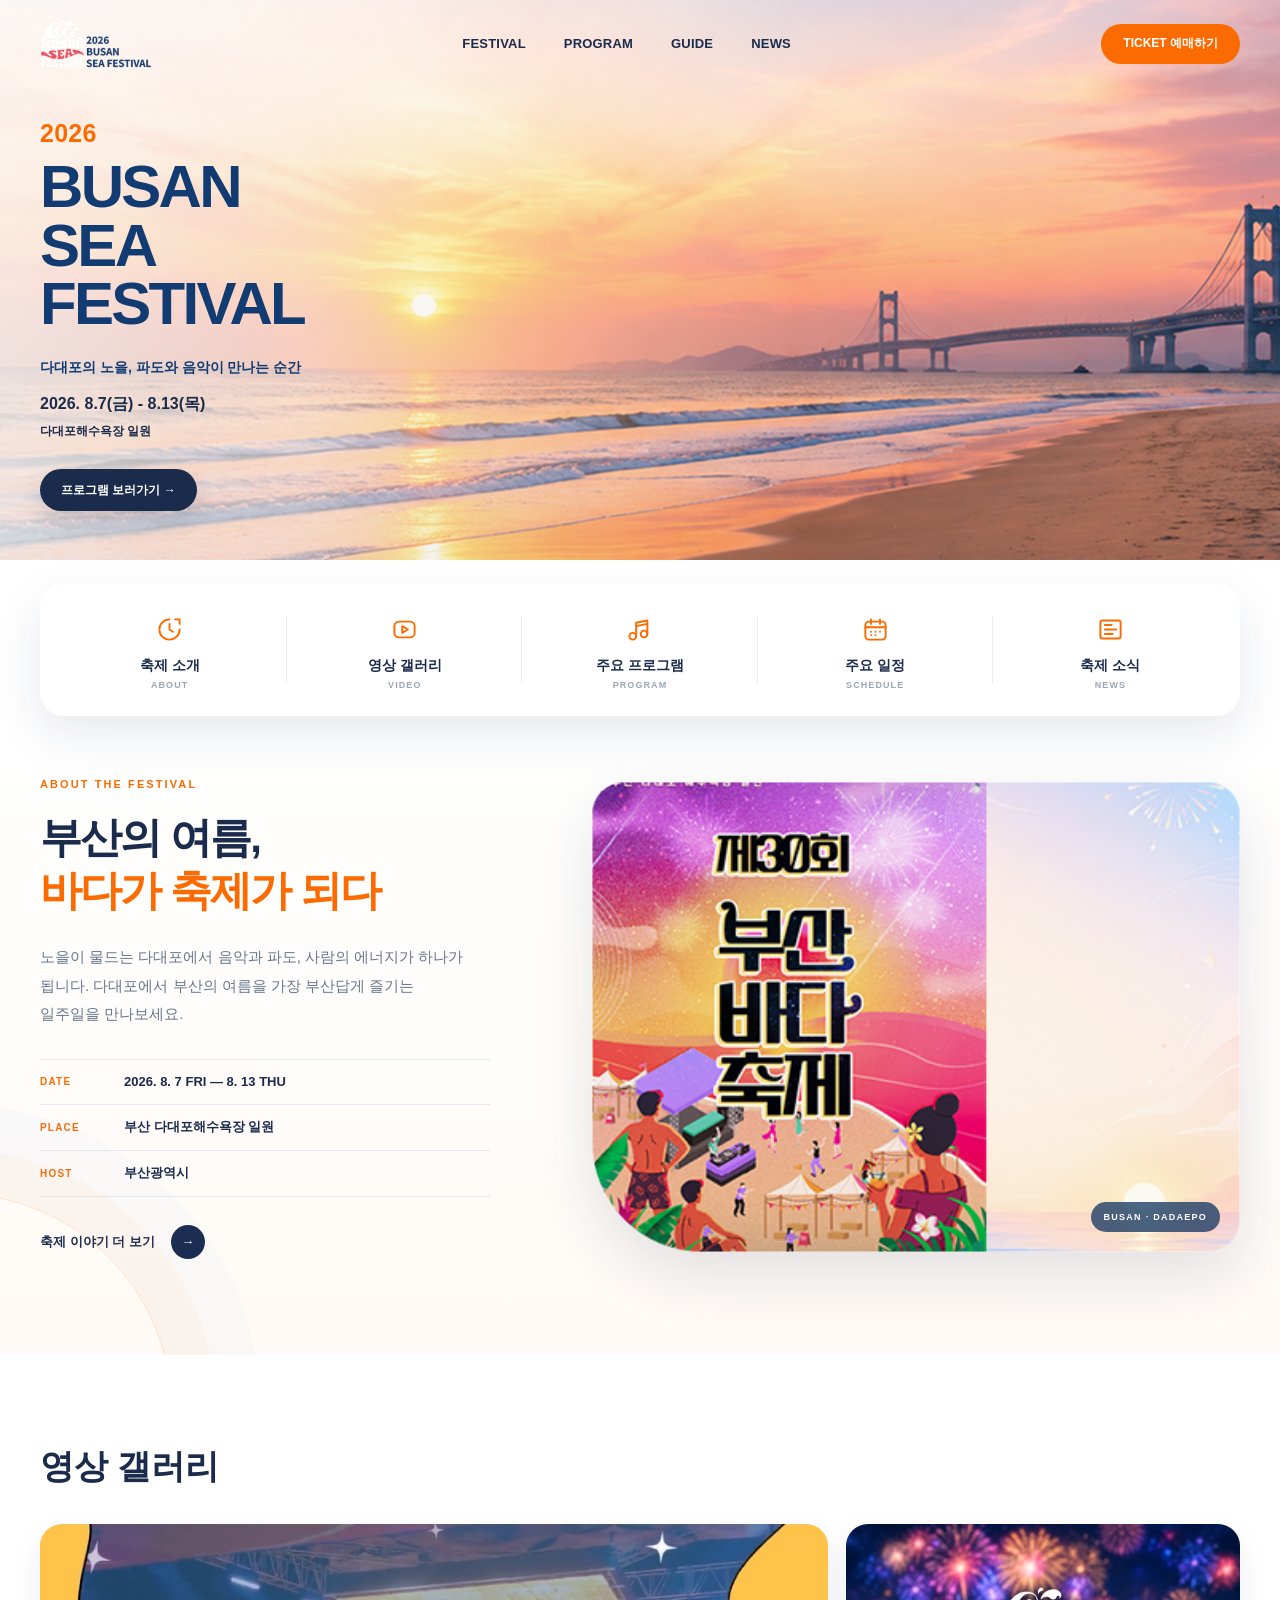
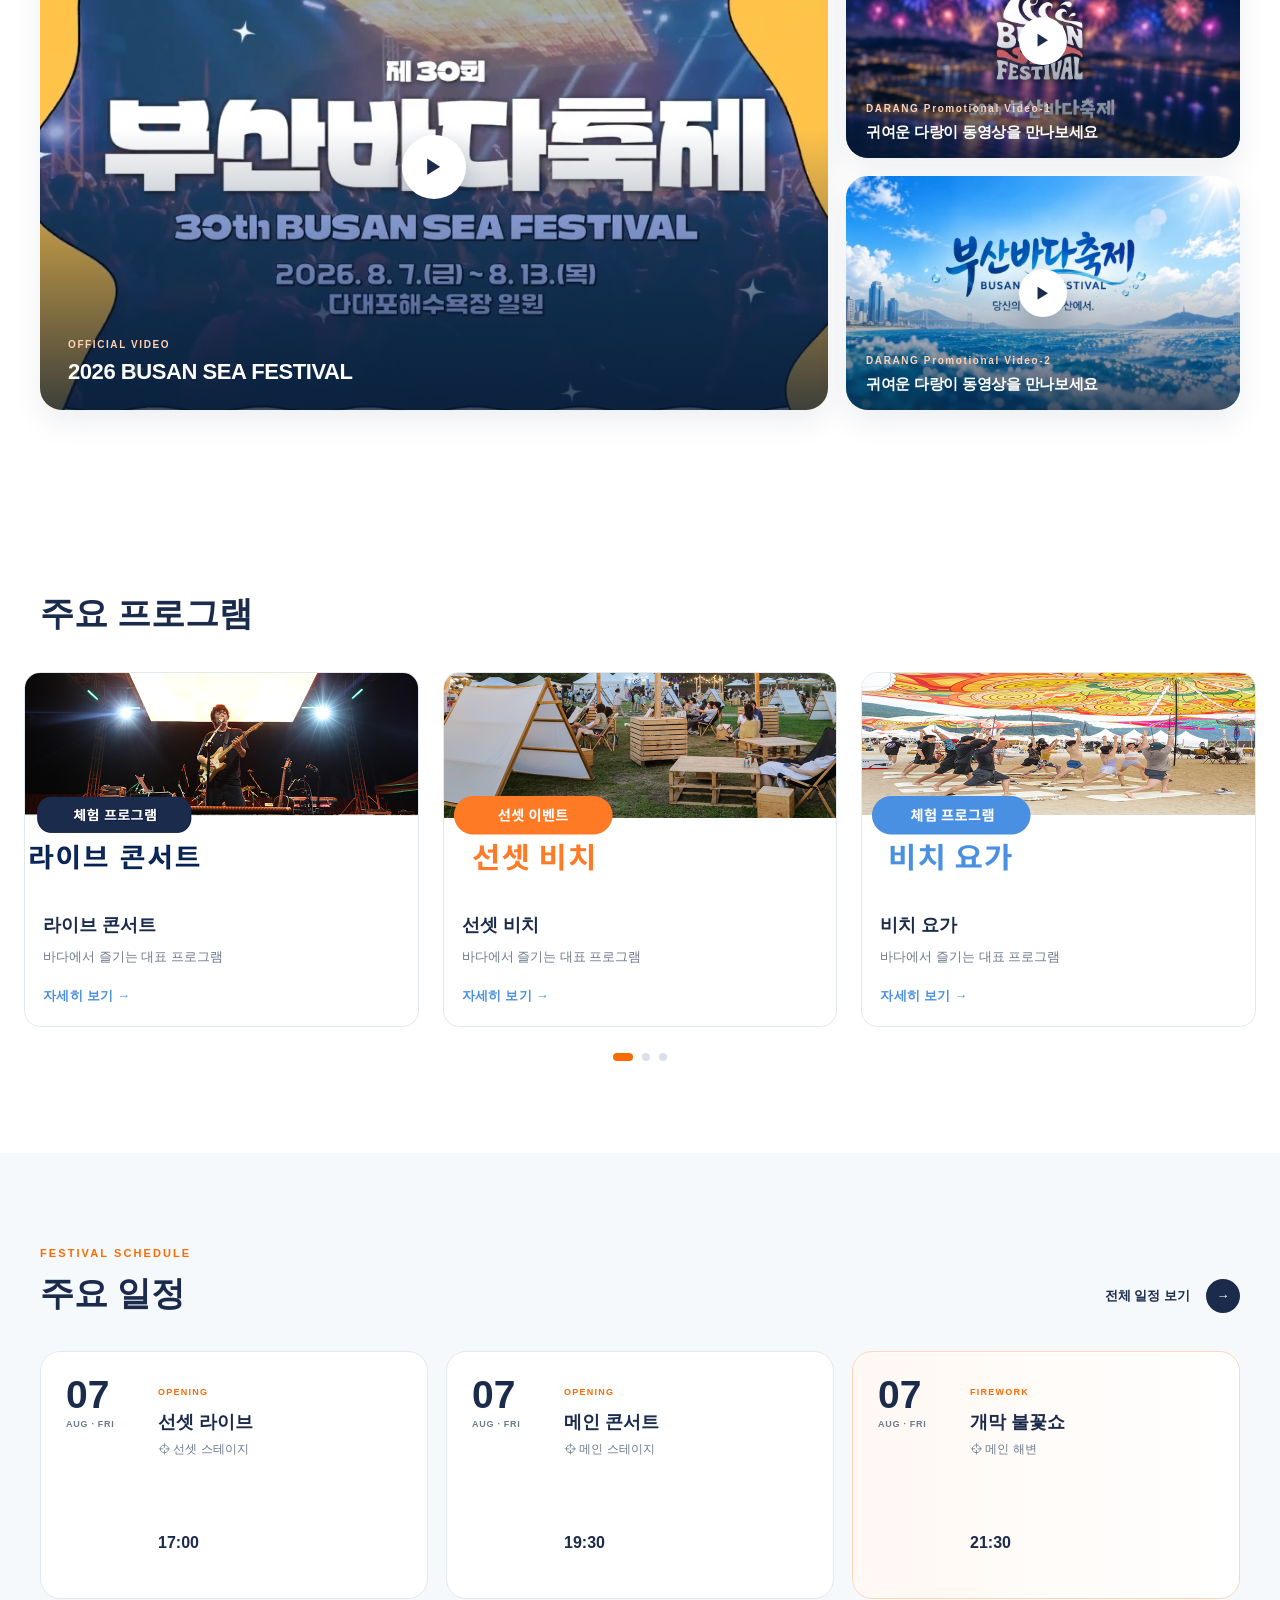
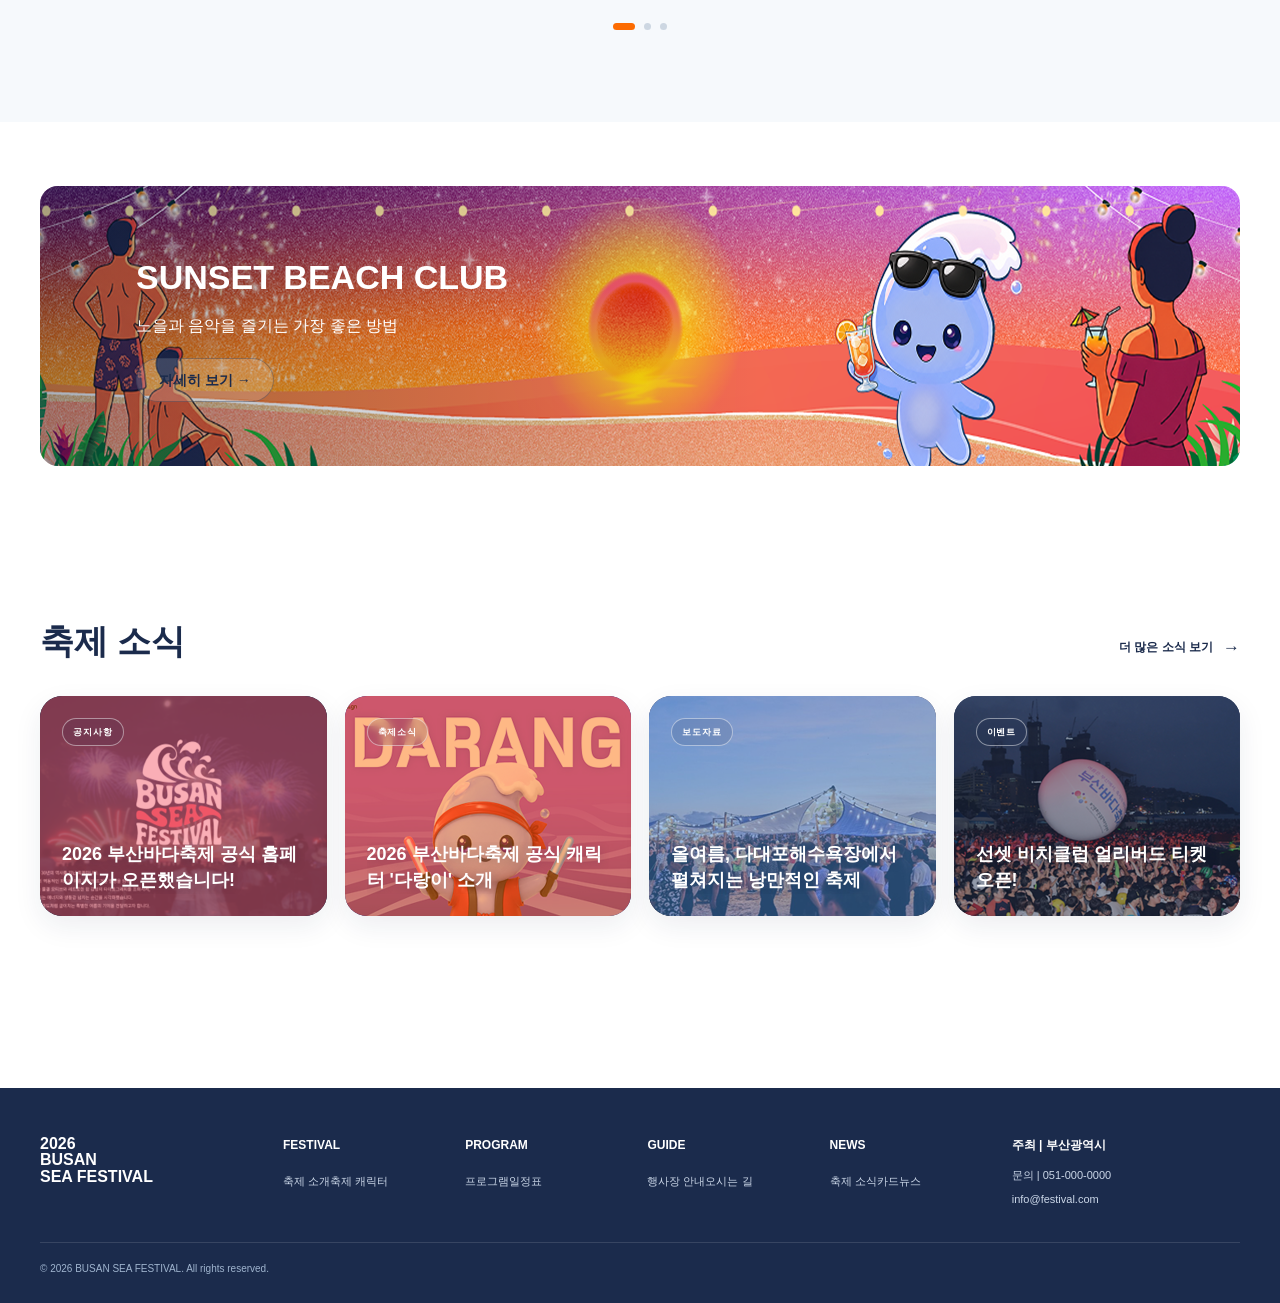
<file: index.html>
<!DOCTYPE html>
<html lang="ko">
<head>
<meta charset="UTF-8">
<meta name="viewport" content="width=device-width, initial-scale=1.0">
<link rel="icon" type="image/png" href="assets/favicon.png">
<title>2026 부산바다축제</title>
<link rel="stylesheet" href="css/main.css">
<meta name="description" content="2026 부산바다축제 공식 홍보 페이지. 다대포해수욕장에서 열리는 축제 일정, 프로그램, 교통, 티켓 및 최신 소식을 확인하세요.">
<meta property="og:title" content="2026 부산바다축제">
<meta property="og:description" content="2026 부산바다축제 공식 홍보 페이지. 다대포해수욕장에서 열리는 축제 일정, 프로그램, 교통, 티켓 및 최신 소식을 확인하세요.">
<meta property="og:type" content="website">
<meta property="og:site_name" content="2026 부산바다축제">
<meta property="og:url" content="https://jueunlee729.github.io/busan_sea_festival_web/">
<meta property="og:image" content="https://jueunlee729.github.io/busan_sea_festival_web/assets/hero-sunset.jpg">
<meta property="og:image:alt" content="2026 부산바다축제">
<meta name="theme-color" content="#1B2B4C">
</head>
<body>
<a class="skip-link" href="#main-content">본문 바로가기</a>

<header class="site-header">
  <div class="header-inner">
    <a class="brand brand--home" href="index.html">
      <img src="assets/header-logo.png" alt="2026 부산바다축제 로고">
    </a>
    <nav class="gnb"><a class="" href="festival.html">FESTIVAL</a><a class="" href="program.html">PROGRAM</a><a class="" href="guide.html">GUIDE</a><a class="" href="news.html">NEWS</a></nav>
    <div class="header-actions">
      <a class="btn btn--orange" href="ticket.html">TICKET 예매하기</a>
      <button class="menu-btn" aria-label="메뉴 열기">☰</button>
    </div>
  </div>
</header>
<main id="main-content" tabindex="-1">


<section class="hero home-hero">
  <div class="container hero-content">
    <div class="home-hero-copy">
      <div class="year">2026</div>
      <h1>BUSAN<br>SEA<br>FESTIVAL</h1>
      <p class="home-hero-tagline">다대포의 노을, 파도와 음악이 만나는 순간</p>
      <div class="hero-meta">2026. 8.7(금) - 8.13(목)</div>
      <p class="home-hero-place">다대포해수욕장 일원</p>
      <div class="hero-cta">
        <a class="btn btn--primary" href="program.html">프로그램 보러가기 →</a>
      </div>
    </div>
  </div>
</section>

<section class="quick-nav">
  <div class="container quick-grid">
    <a class="quick-item" href="#about"><div class="quick-icon"><svg viewBox="0 0 24 24" aria-hidden="true"><path d="M12 3a9 9 0 1 0 9 9"/><path d="M12 7v5l3 2M17 3h4v4"/></svg></div><span>축제 소개</span><small>ABOUT</small></a>
    <a class="quick-item" href="#video"><div class="quick-icon"><svg viewBox="0 0 24 24" aria-hidden="true"><rect x="3" y="5" width="18" height="14" rx="4"/><path d="m10 9 5 3-5 3Z"/></svg></div><span>영상 갤러리</span><small>VIDEO</small></a>
    <a class="quick-item" href="#programs"><div class="quick-icon"><svg viewBox="0 0 24 24" aria-hidden="true"><path d="M9 18V6l10-2v12M9 9l10-2"/><circle cx="6" cy="18" r="3"/><circle cx="16" cy="16" r="3"/></svg></div><span>주요 프로그램</span><small>PROGRAM</small></a>
    <a class="quick-item" href="#schedule"><div class="quick-icon"><svg viewBox="0 0 24 24" aria-hidden="true"><rect x="3" y="5" width="18" height="16" rx="3"/><path d="M8 3v4m8-4v4M3 10h18M8 14h.01M12 14h.01M16 14h.01M8 17h.01M12 17h.01"/></svg></div><span>주요 일정</span><small>SCHEDULE</small></a>
    <a class="quick-item" href="#news"><div class="quick-icon"><svg viewBox="0 0 24 24" aria-hidden="true"><path d="M5 4h14a2 2 0 0 1 2 2v12a2 2 0 0 1-2 2H5a2 2 0 0 1-2-2V6a2 2 0 0 1 2-2Z"/><path d="M7 8h6M7 12h10M7 16h7"/></svg></div><span>축제 소식</span><small>NEWS</small></a>
  </div>
</section>

<section class="section home-intro" id="about">
  <div class="container split home-intro-grid">
    <div class="home-intro-copy">
      <span class="section-kicker">ABOUT THE FESTIVAL</span>
      <h2 class="section-title">부산의 여름,<br><em>바다가 축제가 되다</em></h2>
      <p class="lead">노을이 물드는 다대포에서 음악과 파도, 사람의 에너지가 하나가 됩니다. 다대포에서 부산의 여름을 가장 부산답게 즐기는 일주일을 만나보세요.</p>
      <div class="info-list">
        <div class="info-row"><b>DATE</b><span>2026. 8. 7 FRI — 8. 13 THU</span></div>
        <div class="info-row"><b>PLACE</b><span>부산 다대포해수욕장 일원</span></div>
        <div class="info-row"><b>HOST</b><span>부산광역시</span></div>
      </div>
      <a class="intro-link" href="festival.html"><span>축제 이야기 더 보기</span><b aria-hidden="true">→</b></a>
    </div>
    <div class="image-panel home-intro-visual"><img src="assets/메인 페이지/홈포스터.png" alt="2026 부산바다축제 메인 포스터" loading="lazy"><span class="visual-caption">BUSAN · DADAEPO</span></div>
  </div>
</section>

<section class="section" id="video">
  <div class="container">
    <h2 class="section-title">영상 갤러리</h2>
    <div class="video-grid">
      <article class="video-card video-card--main" data-video-open data-video-src="assets/영상/261001_부산바다축제_이음팀.mp4" data-video-title="2026 BUSAN SEA FESTIVAL">
        <img src="assets/영상/영상썸네일-1.png" alt="2026 부산바다축제 공식 영상" loading="lazy">
        <div class="video-card__content"><span>OFFICIAL VIDEO</span><h3>2026 BUSAN SEA FESTIVAL</h3></div>
        <button class="play" type="button" aria-label="2026 부산바다축제 공식 영상 재생">▶</button>
      </article>
      <article class="video-card video-card--sub" data-video-open data-video-src="assets/영상/애니메이션_곽슬기.mp4" data-video-title="귀여운 다랑이 동영상을 만나보세요">
        <img src="assets/영상/영상썸네일-2.png" alt="귀여운 다랑이 동영상을 만나보세요" loading="lazy">
        <div class="video-card__content"><span>DARANG Promotional Video-1</span><h3>귀여운 다랑이 동영상을 만나보세요</h3></div>
        <button class="play" type="button" aria-label="귀여운 다랑이 동영상을 만나보세요">▶</button>
      </article>
      <article class="video-card video-card--sub" data-video-open data-video-src="assets/영상/영상.mp4" data-video-title="귀여운 다랑이 동영상을 만나보세요">
        <img src="assets/영상/영상썸네일-3.png" alt="귀여운 다랑이 동영상을 만나보세요" loading="lazy">
        <div class="video-card__content"><span>DARANG Promotional Video-2</span><h3>귀여운 다랑이 동영상을 만나보세요</h3></div>
        <button class="play" type="button" aria-label="귀여운 다랑이 동영상을 만나보세요">▶</button>
      </article>
    </div>
  </div>
</section>

<section class="section" id="programs">
  <div class="container">
    <h2 class="section-title">주요 프로그램</h2>
    <div class="program-slider" data-program-slider>
      <div class="program-slider__viewport" data-program-viewport tabindex="0" aria-label="주요 프로그램 슬라이드">
        <div class="program-slide program-slide--cards" role="group" aria-label="프로그램 1부터 3까지">
          <article class="card program-card">
            <img src="assets/프로그램/라이브콘서트.png" alt="라이브 콘서트" draggable="false" loading="lazy">
            <div class="body"><h3>라이브 콘서트</h3><p>바다에서 즐기는 대표 프로그램</p><a class="eyebrow" href="program.html#program-1" draggable="false">자세히 보기 →</a></div>
          </article>
          <article class="card program-card">
            <img src="assets/프로그램/선셋비치.png" alt="선셋 비치" draggable="false" loading="lazy">
            <div class="body"><h3>선셋 비치</h3><p>바다에서 즐기는 대표 프로그램</p><a class="eyebrow" href="program.html#program-2" draggable="false">자세히 보기 →</a></div>
          </article>
          <article class="card program-card">
            <img src="assets/프로그램/비치요가.png" alt="비치 요가" draggable="false" loading="lazy">
            <div class="body"><h3>비치 요가</h3><p>바다에서 즐기는 대표 프로그램</p><a class="eyebrow" href="program.html#program-3" draggable="false">자세히 보기 →</a></div>
          </article>
        </div>
        <div class="program-slide program-slide--cards" role="group" aria-label="프로그램 4부터 6까지">
          <article class="card program-card">
            <img src="assets/프로그램/헤나 체험.png" alt="헤나 체험" draggable="false" loading="lazy">
            <div class="body"><h3>헤나 체험</h3><p>아름다운 헤나로 나 자신을 뽐내기</p><a class="eyebrow" href="program.html#program-4" draggable="false">자세히 보기 →</a></div>
          </article>
          <article class="card program-card">
            <img src="assets/프로그램/다대포 푸드존.png" alt="다대포 푸드존" draggable="false" loading="lazy">
            <div class="body"><h3>다대포 푸드존</h3><p>바다에서 즐기는 대표 프로그램</p><a class="eyebrow" href="program.html#program-5" draggable="false">자세히 보기 →</a></div>
          </article>
          <article class="card program-card">
            <img src="assets/프로그램/불꽃 이벤트.png" alt="불꽃 이벤트" draggable="false" loading="lazy">
            <div class="body"><h3>불꽃 이벤트</h3><p>바다에서 즐기는 대표 프로그램</p><a class="eyebrow" href="program.html#program-6" draggable="false">자세히 보기 →</a></div>
          </article>
        </div>
        <div class="program-slide program-slide--cards" role="group" aria-label="프로그램 7부터 9까지">
          <article class="card program-card">
            <img src="assets/프로그램/비치오프닝.png" alt="비치 오프닝 퍼포먼스" draggable="false" loading="lazy">
            <div class="body"><h3>비치 오프닝</h3><p>여름 바다에서 시작하는 특별한 무대</p><a class="eyebrow" href="program.html#program-7" draggable="false">자세히 보기 →</a></div>
          </article>
          <article class="card program-card">
            <img src="assets/프로그램/선셋DJ파티.png" alt="선셋 DJ 파티" draggable="false" loading="lazy">
            <div class="body"><h3>선셋 DJ 파티</h3><p>노을과 음악이 함께하는 비치 파티</p><a class="eyebrow" href="program.html#program-8" draggable="false">자세히 보기 →</a></div>
          </article>
          <article class="card program-card">
            <img src="assets/프로그램/모닝 웰리스.png" alt="모닝 웰니스" draggable="false" loading="lazy">
            <div class="body"><h3>모닝 웰니스</h3><p>파도 소리와 함께 여는 건강한 아침</p><a class="eyebrow" href="program.html#program-9" draggable="false">자세히 보기 →</a></div>
          </article>
        </div>
      </div>
      <div class="program-slider__dots" aria-label="프로그램 슬라이드 페이지">
        <button class="program-slider__dot is-active" type="button" data-program-page="0" aria-label="첫 번째 프로그램 그룹" aria-current="true"></button>
        <button class="program-slider__dot" type="button" data-program-page="1" aria-label="두 번째 프로그램 그룹" aria-current="false"></button>
        <button class="program-slider__dot" type="button" data-program-page="2" aria-label="세 번째 프로그램 그룹" aria-current="false"></button>
      </div>
    </div>
  </div>
</section>

<section class="section home-schedule" id="schedule">
  <div class="container">
    <div class="home-section-head">
      <div>
        <span class="section-kicker">FESTIVAL SCHEDULE</span>
        <h2 class="section-title">주요 일정</h2>
      </div>
      <a class="intro-link" href="program.html#schedule"><span>전체 일정 보기</span><b aria-hidden="true">→</b></a>
    </div>
    <div class="home-schedule-slider" data-home-schedule-slider>
      <div class="home-schedule-slider__viewport" data-home-schedule-viewport tabindex="0" aria-label="주요 일정 슬라이드"></div>
      <div class="home-schedule-slider__dots" data-home-schedule-dots aria-label="주요 일정 슬라이드 페이지"></div>
    </div>
  </div>
</section>

<section class="section--tight">
  <div class="container promo-banner">
    <img src="assets/메인 페이지/배너.png" alt="Sunset Beach Club" loading="lazy">
    <div class="overlay"><div><h2>SUNSET BEACH CLUB</h2><p>노을과 음악을 즐기는 가장 좋은 방법</p><a class="btn btn--ghost" href="ticket.html">자세히 보기 →</a></div></div>
  </div>
</section>

<section class="section home-news" id="news">
  <div class="container">
    <div class="home-news__head">
      <h2 class="section-title">축제 소식</h2>
      <a class="home-news__more" href="news.html">더 많은 소식 보기 <span aria-hidden="true">→</span></a>
    </div>
    <div class="home-news__grid">
      <a class="home-news-card home-news-card--coral" href="news.html">
        <img src="assets/뉴스/뉴스1.png" alt="2026 부산바다축제 공식 홈페이지 오픈 소식" loading="lazy">
        <span class="home-news-card__overlay" aria-hidden="true"></span>
        <span class="home-news-card__content"><span class="home-news-card__category">공지사항</span><strong>2026 부산바다축제 공식 홈페이지가 오픈했습니다!</strong></span>
      </a>
      <a class="home-news-card home-news-card--orange" href="뉴스상세페이지/news-detail-02.html">
        <img src="assets/뉴스/뉴스2.png" alt="2026 부산바다축제 공식 캐릭터 다랑이 소개" loading="lazy">
        <span class="home-news-card__overlay" aria-hidden="true"></span>
        <span class="home-news-card__content"><span class="home-news-card__category">축제소식</span><strong>2026 부산바다축제 공식 캐릭터 '다랑이' 소개</strong></span>
      </a>
      <a class="home-news-card home-news-card--blue" href="news.html">
        <img src="assets/뉴스/뉴스3.png" alt="다대포해수욕장에서 펼쳐지는 부산바다축제" loading="lazy">
        <span class="home-news-card__overlay" aria-hidden="true"></span>
        <span class="home-news-card__content"><span class="home-news-card__category">보도자료</span><strong>올여름, 다대포해수욕장에서 펼쳐지는 낭만적인 축제</strong></span>
      </a>
      <a class="home-news-card home-news-card--navy" href="news.html">
        <img src="assets/뉴스/뉴스4.png" alt="선셋 비치클럽 얼리버드 티켓 오픈" loading="lazy">
        <span class="home-news-card__overlay" aria-hidden="true"></span>
        <span class="home-news-card__content"><span class="home-news-card__category">이벤트</span><strong>선셋 비치클럽 얼리버드 티켓 오픈!</strong></span>
      </a>
    </div>
  </div>
</section>


</main>
<footer class="footer">
  <div class="container">
    <div class="footer-grid">
      <div class="footer-brand">2026<br>BUSAN<br>SEA FESTIVAL</div>
      <div><h4>FESTIVAL</h4><a href="festival.html">축제 소개</a><a href="festival.html#character">축제 캐릭터</a></div>
      <div><h4>PROGRAM</h4><a href="program.html">프로그램</a><a href="program.html#schedule">일정표</a></div>
      <div><h4>GUIDE</h4><a href="guide.html">행사장 안내</a><a href="guide.html#transport">오시는 길</a></div>
      <div><h4>NEWS</h4><a href="news.html">축제 소식</a><a href="news.html">카드뉴스</a></div>
      <div><h4>주최 | 부산광역시</h4><p>문의 | 051-000-0000</p><p>info@festival.com</p></div>
    </div>
    <div class="copy">© 2026 BUSAN SEA FESTIVAL. All rights reserved.</div>
  </div>
</footer>

<div class="home-video-modal" data-home-video-modal hidden>
  <div class="home-video-modal__backdrop" data-home-video-close></div>
  <div class="home-video-modal__dialog" role="dialog" aria-modal="true" aria-labelledby="home-video-modal-title">
    <div class="home-video-modal__header">
      <h2 id="home-video-modal-title" data-home-video-title></h2>
      <button type="button" class="home-video-modal__close" data-home-video-close aria-label="영상 닫기">×</button>
    </div>
    <div class="home-video-modal__player">
      <video data-home-video-player controls playsinline preload="metadata"></video>
    </div>
  </div>
</div>

<script src="js/main.js?v=schedule-data"></script>
</body>
</html>
</file>
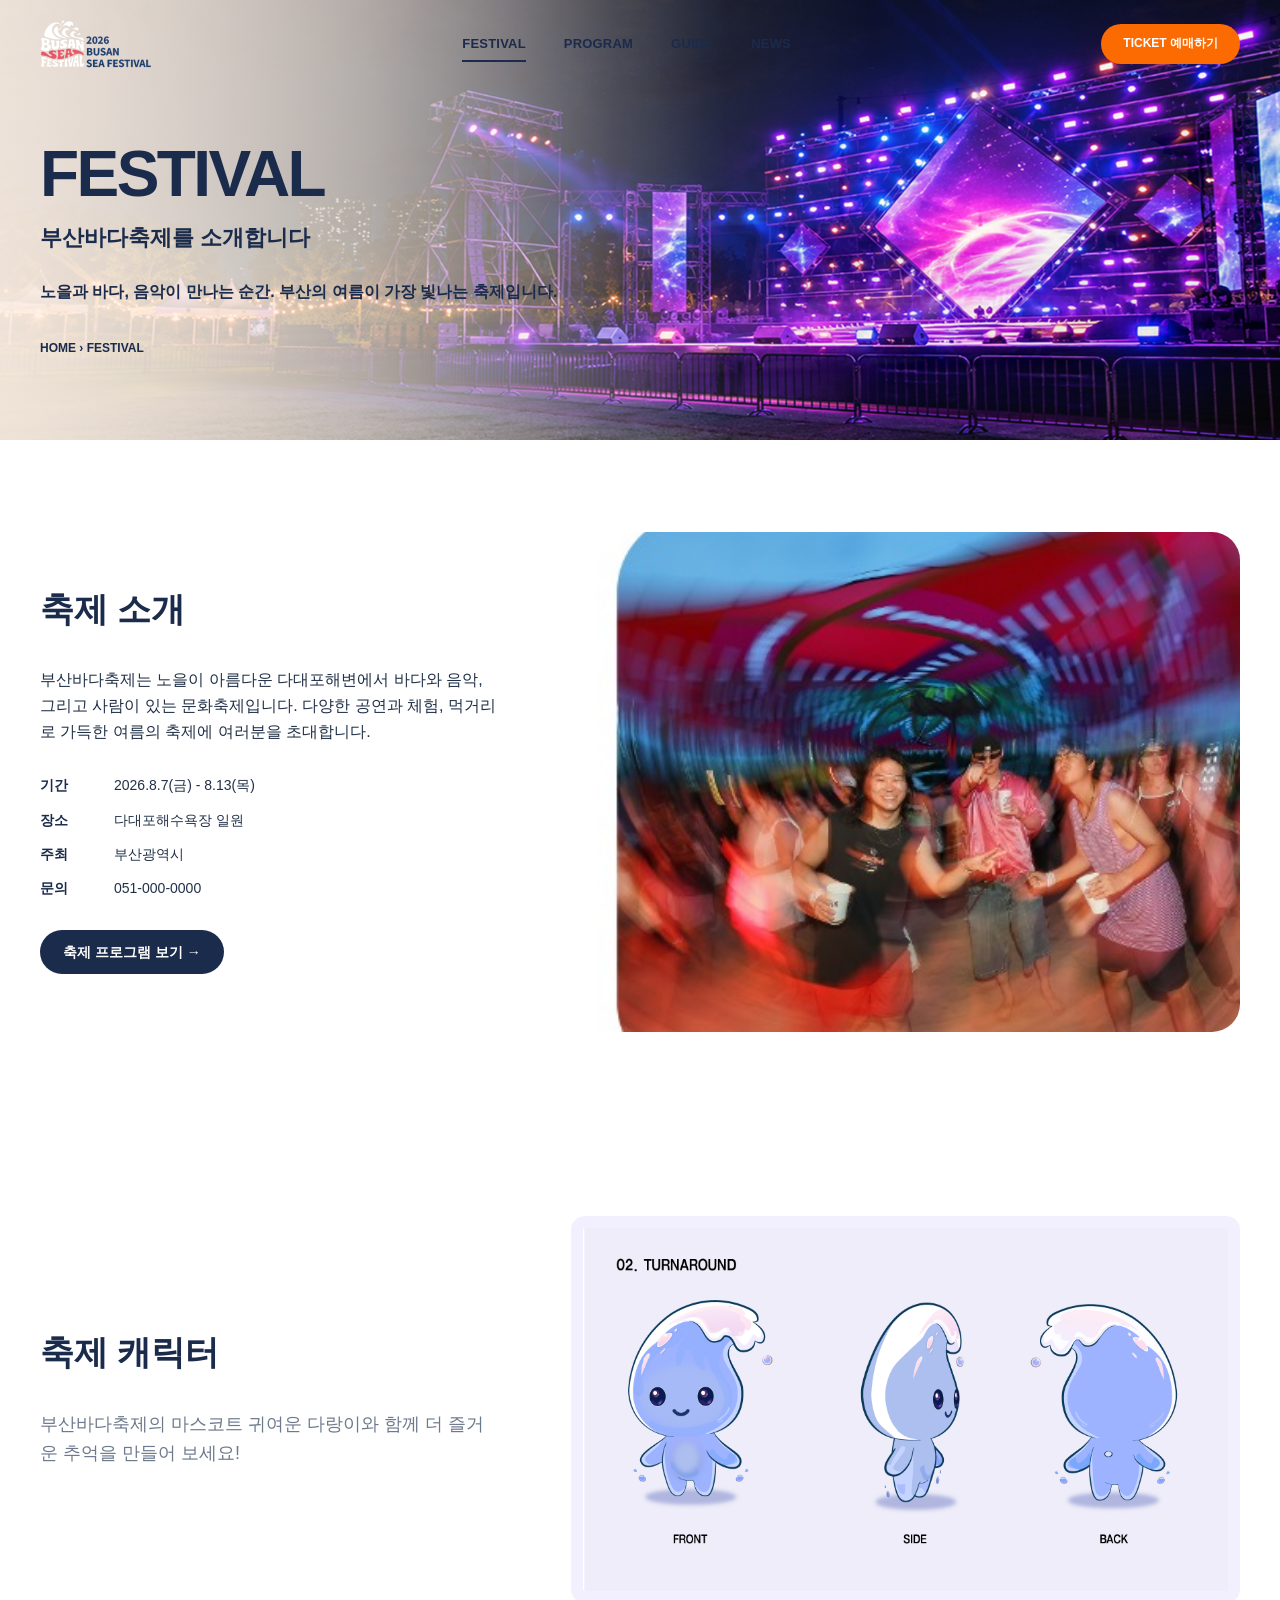
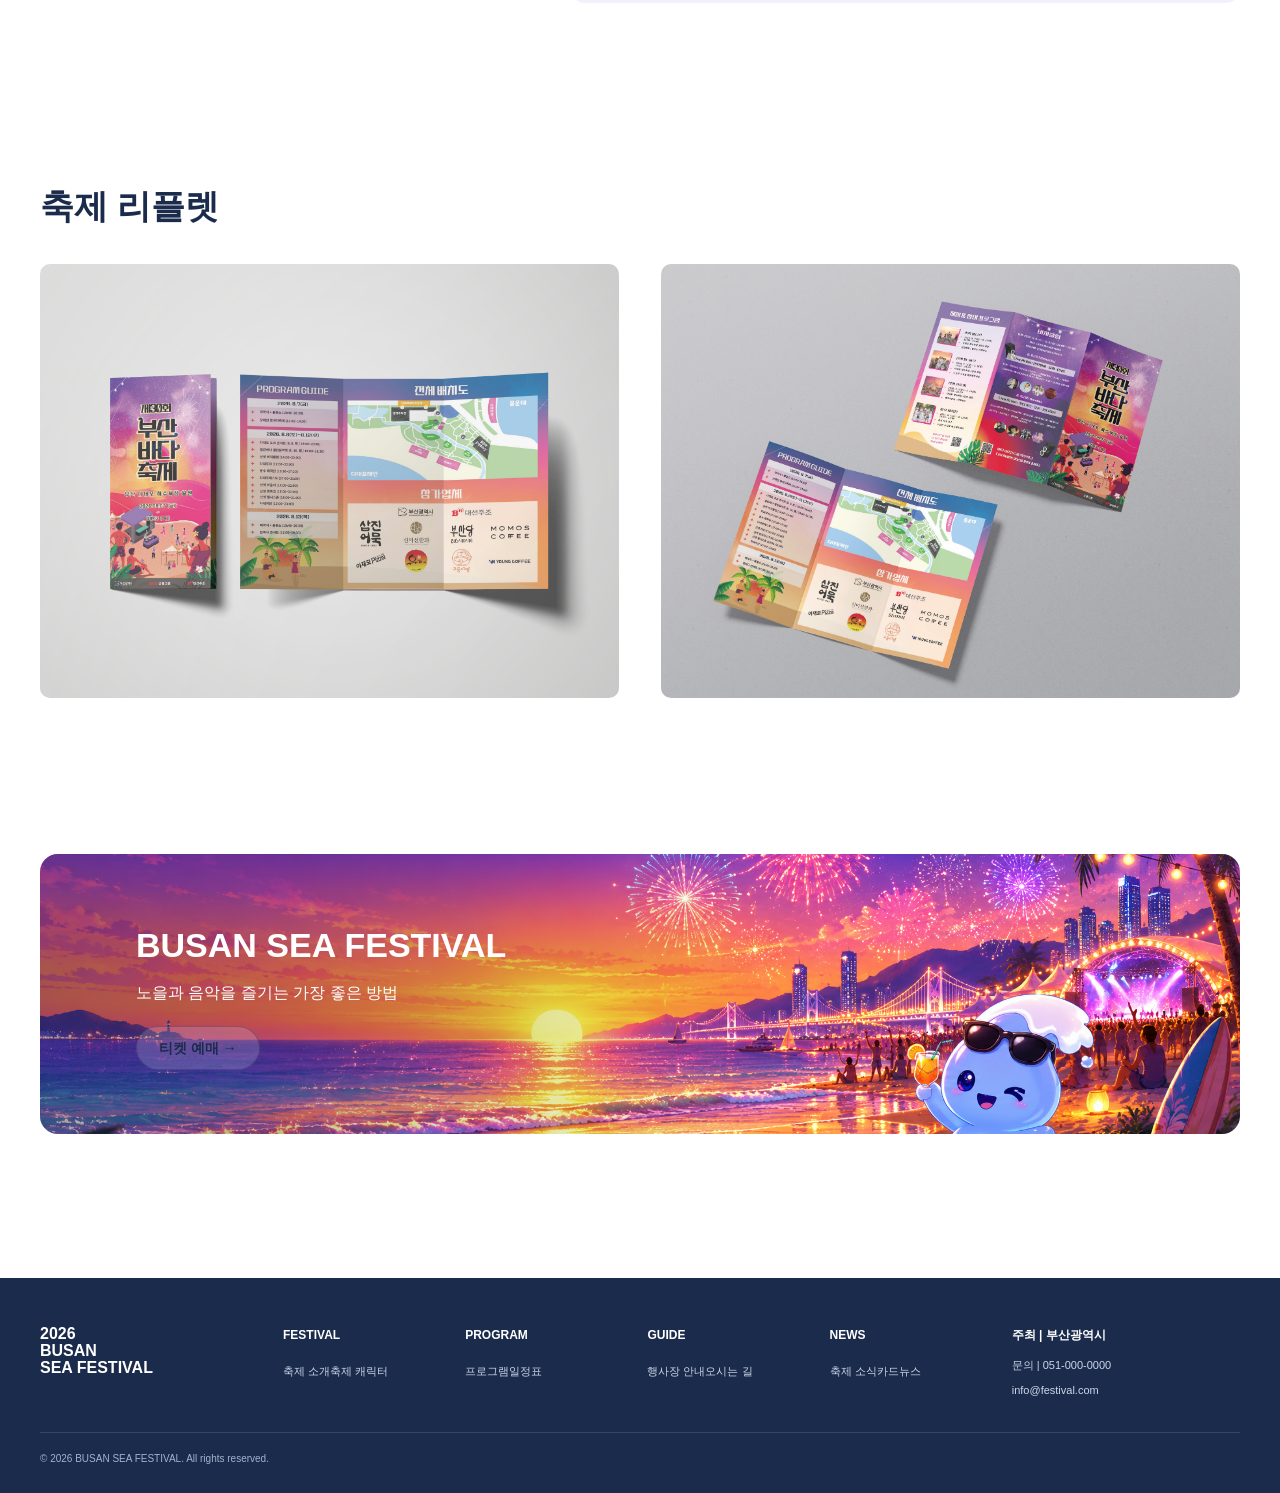
<file: festival.html>
<!DOCTYPE html>
<html lang="ko">
<head>
<meta charset="UTF-8">
<meta name="viewport" content="width=device-width, initial-scale=1.0">
<link rel="icon" type="image/png" href="assets/favicon.png">
<title>FESTIVAL | 부산바다축제</title>
<link rel="stylesheet" href="css/main.css">
<meta name="description" content="2026 부산바다축제의 축제 소개, 콘셉트와 캐릭터, 주요 비주얼을 확인하세요.">
<meta property="og:title" content="FESTIVAL | 부산바다축제">
<meta property="og:description" content="2026 부산바다축제의 축제 소개, 콘셉트와 캐릭터, 주요 비주얼을 확인하세요.">
<meta property="og:type" content="website">
<meta property="og:site_name" content="2026 부산바다축제">
<meta property="og:url" content="https://jueunlee729.github.io/busan_sea_festival_web/festival.html">
<meta property="og:image" content="https://jueunlee729.github.io/busan_sea_festival_web/assets/hero-sunset.jpg">
<meta property="og:image:alt" content="2026 부산바다축제">
<meta name="theme-color" content="#1B2B4C">
</head>
<body>
<a class="skip-link" href="#main-content">본문 바로가기</a>

<header class="site-header">
  <div class="header-inner">
    <a class="brand brand--home" href="index.html">
      <img src="assets/header-logo.png" alt="2026 부산바다축제 로고">
      
    </a>
    <nav class="gnb"><a class="active" href="festival.html">FESTIVAL</a><a class="" href="program.html">PROGRAM</a><a class="" href="guide.html">GUIDE</a><a class="" href="news.html">NEWS</a></nav>
    <div class="header-actions">
      <a class="btn btn--orange" href="ticket.html">TICKET 예매하기</a>
      <button class="menu-btn" aria-label="메뉴 열기">☰</button>
    </div>
  </div>
</header>
<main id="main-content" tabindex="-1">


<section class="hero sub-hero festival-hero">
  <div class="container hero-content">
        <h1>FESTIVAL</h1>
        <h2 style="font-size:22px;color:var(--navy-2);margin:14px 0 0">부산바다축제를 소개합니다</h2>
        <p class="hero-copy">노을과 바다, 음악이 만나는 순간. 부산의 여름이 가장 빛나는 축제입니다.</p>
        <div class="breadcrumb">HOME › FESTIVAL</div>
        </div>
</section>

<section class="section">
  <div class="container split">
    <div>
      <h2 class="section-title">축제 소개</h2>
      <p>부산바다축제는 노을이 아름다운 다대포해변에서 바다와 음악, 그리고 사람이 있는 문화축제입니다. 다양한 공연과 체험, 먹거리로 가득한 여름의 축제에 여러분을 초대합니다.</p>
      <div class="info-list">
        <div class="info-row"><b>기간</b><span>2026.8.7(금) - 8.13(목)</span></div>
        <div class="info-row"><b>장소</b><span>다대포해수욕장 일원</span></div>
        <div class="info-row"><b>주최</b><span>부산광역시</span></div>
        <div class="info-row"><b>문의</b><span>051-000-0000</span></div>
      </div>
      <a class="btn btn--primary" href="program.html">축제 프로그램 보기 →</a>
    </div>
    <div class="image-panel feature-photo"><img src="assets/festival-photo.jpg" alt="축제 현장"></div>
  </div>
</section>

<section class="section" id="character">
  <div class="container split">
    <div>
      <h2 class="section-title">축제 캐릭터</h2>
      <p class="lead">부산바다축제의 마스코트 귀여운 다랑이와 함께 더 즐거운 추억을 만들어 보세요!</p>
    </div>
    <img class="character-sheet" src="assets/페스티벌/다랑1.jpg" alt="다랑이 캐릭터 턴어라운드" loading="lazy">
  </div>
</section>

<section class="section">
  <div class="container">
    <h2 class="section-title">축제 리플렛</h2>
    <div class="leaflet-grid">
      <img src="assets/페스티벌/리플렛1.png" alt="축제 리플렛 앞면" loading="lazy">
      <img src="assets/페스티벌/리플렛2.jpg" alt="축제 리플렛 뒷면" loading="lazy">
    </div>
  </div>
</section>

<section class="section--tight">
  <div class="container promo-banner">
    <img src="assets/페스티벌/페스티벌 배너.png" alt="" loading="lazy">
    <div class="overlay"><div><h2>BUSAN SEA FESTIVAL</h2><p>노을과 음악을 즐기는 가장 좋은 방법</p><a class="btn btn--ghost" href="ticket.html">티켓 예매 →</a></div></div>
  </div>
</section>


</main>
<footer class="footer">
  <div class="container">
    <div class="footer-grid">
      <div class="footer-brand">2026<br>BUSAN<br>SEA FESTIVAL</div>
      <div><h4>FESTIVAL</h4><a href="festival.html">축제 소개</a><a href="festival.html#character">축제 캐릭터</a></div>
      <div><h4>PROGRAM</h4><a href="program.html">프로그램</a><a href="program.html#schedule">일정표</a></div>
      <div><h4>GUIDE</h4><a href="guide.html">행사장 안내</a><a href="guide.html#transport">오시는 길</a></div>
      <div><h4>NEWS</h4><a href="news.html">축제 소식</a><a href="news.html">카드뉴스</a></div>
      <div><h4>주최 | 부산광역시</h4><p>문의 | 051-000-0000</p><p>info@festival.com</p></div>
    </div>
    <div class="copy">© 2026 BUSAN SEA FESTIVAL. All rights reserved.</div>
  </div>
</footer>

<script src="js/main.js"></script>
</body>
</html>
</file>
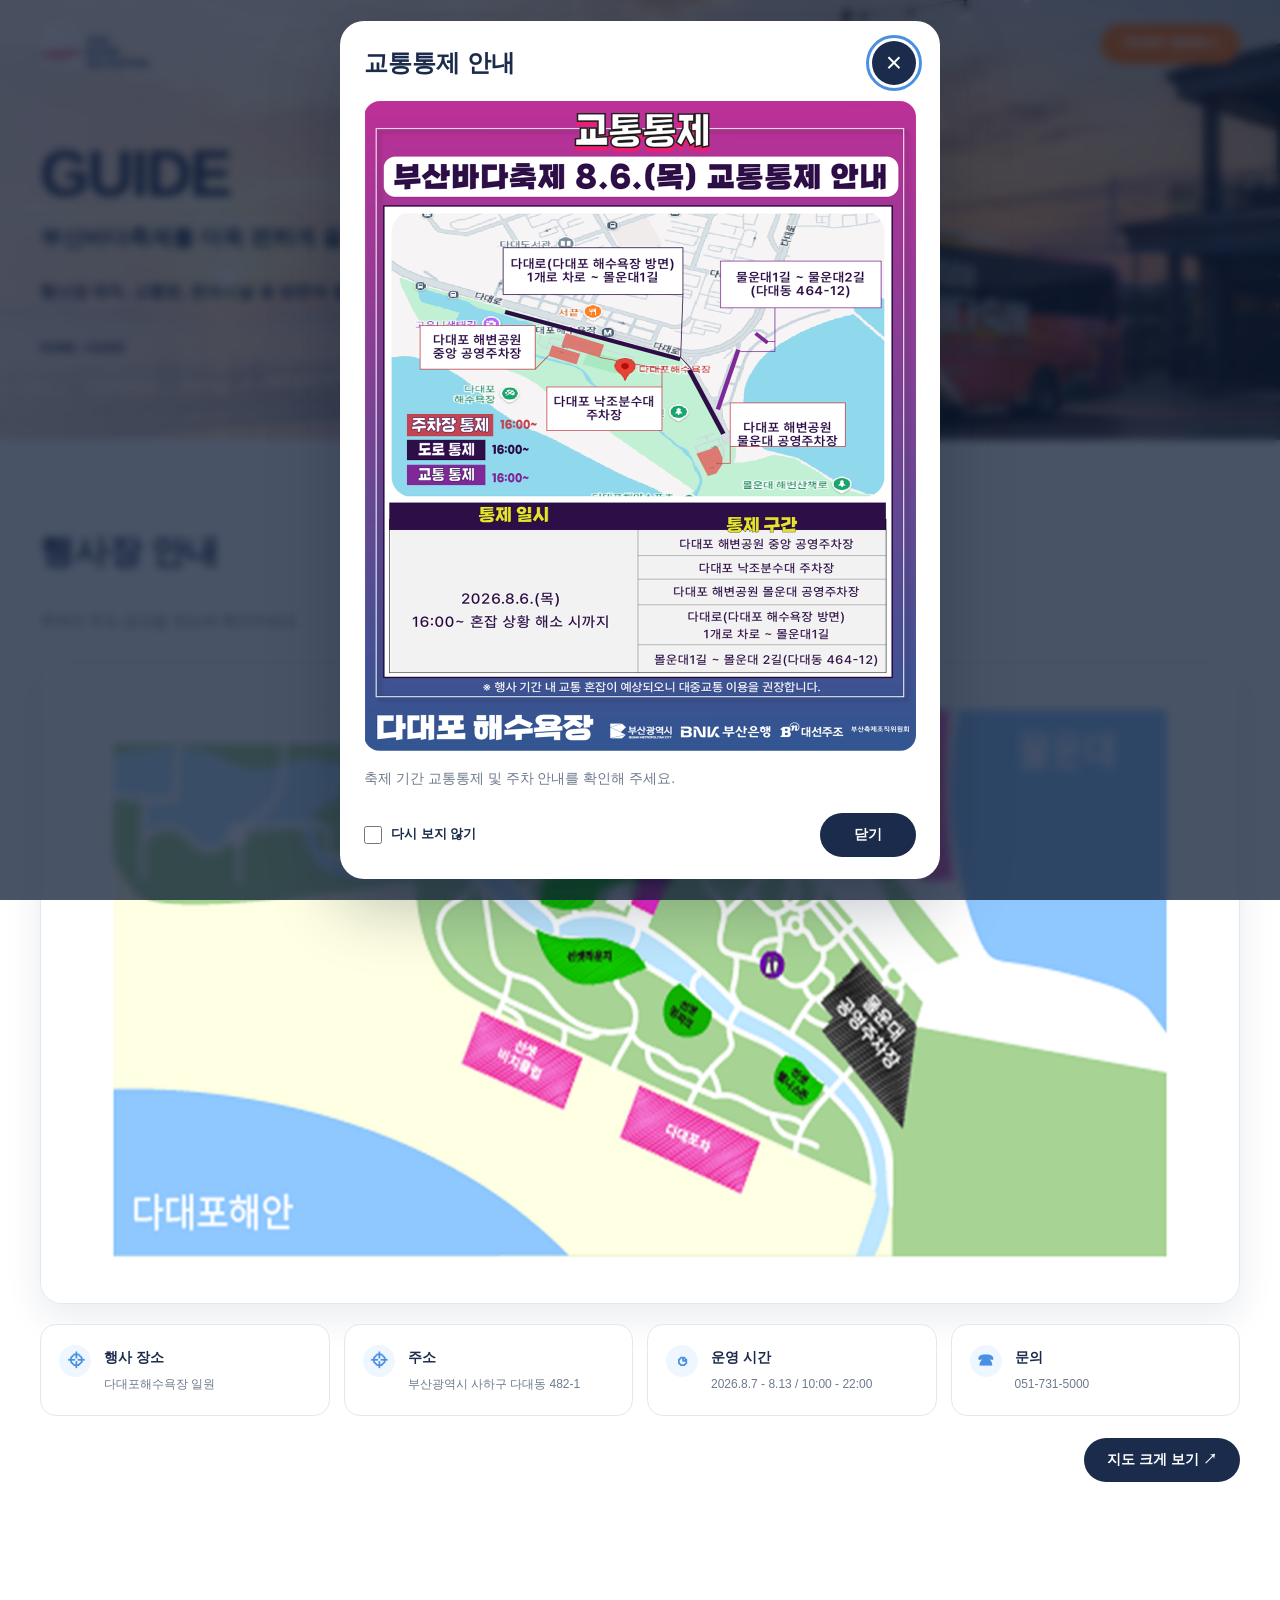
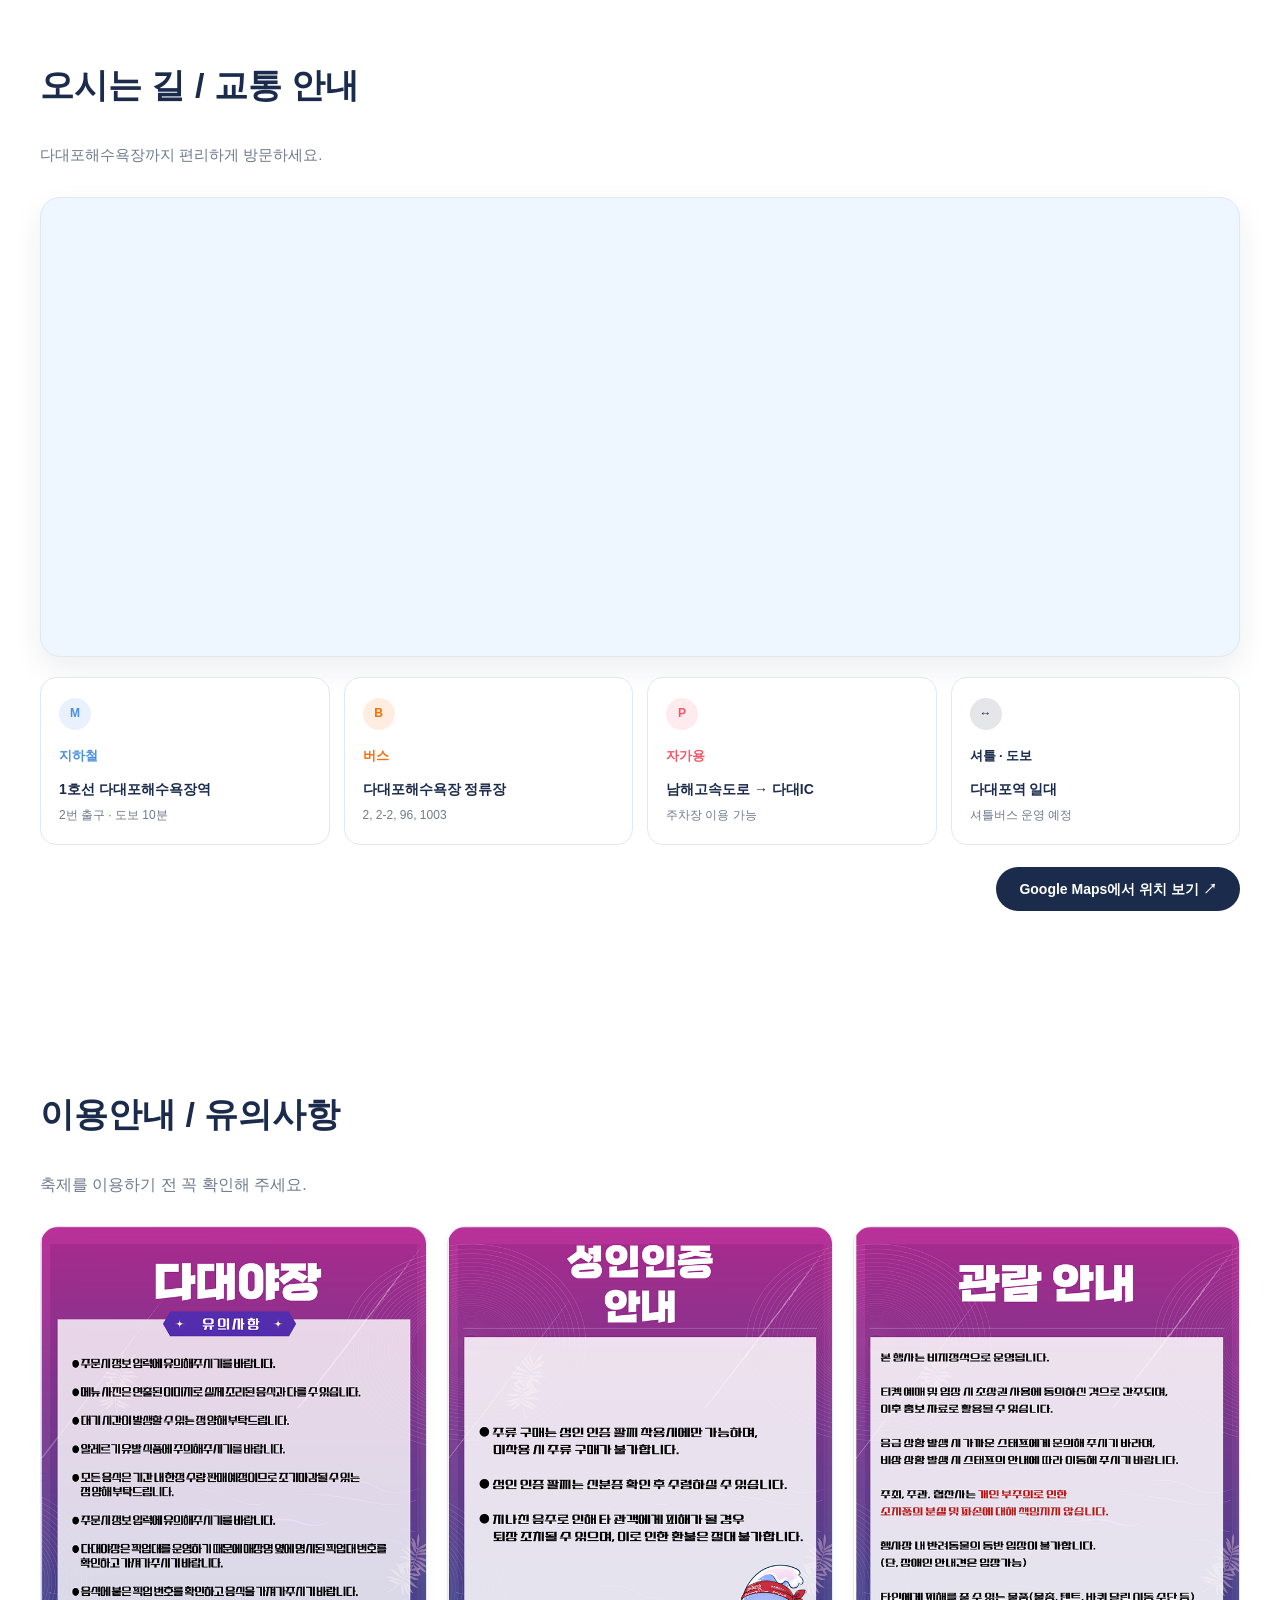
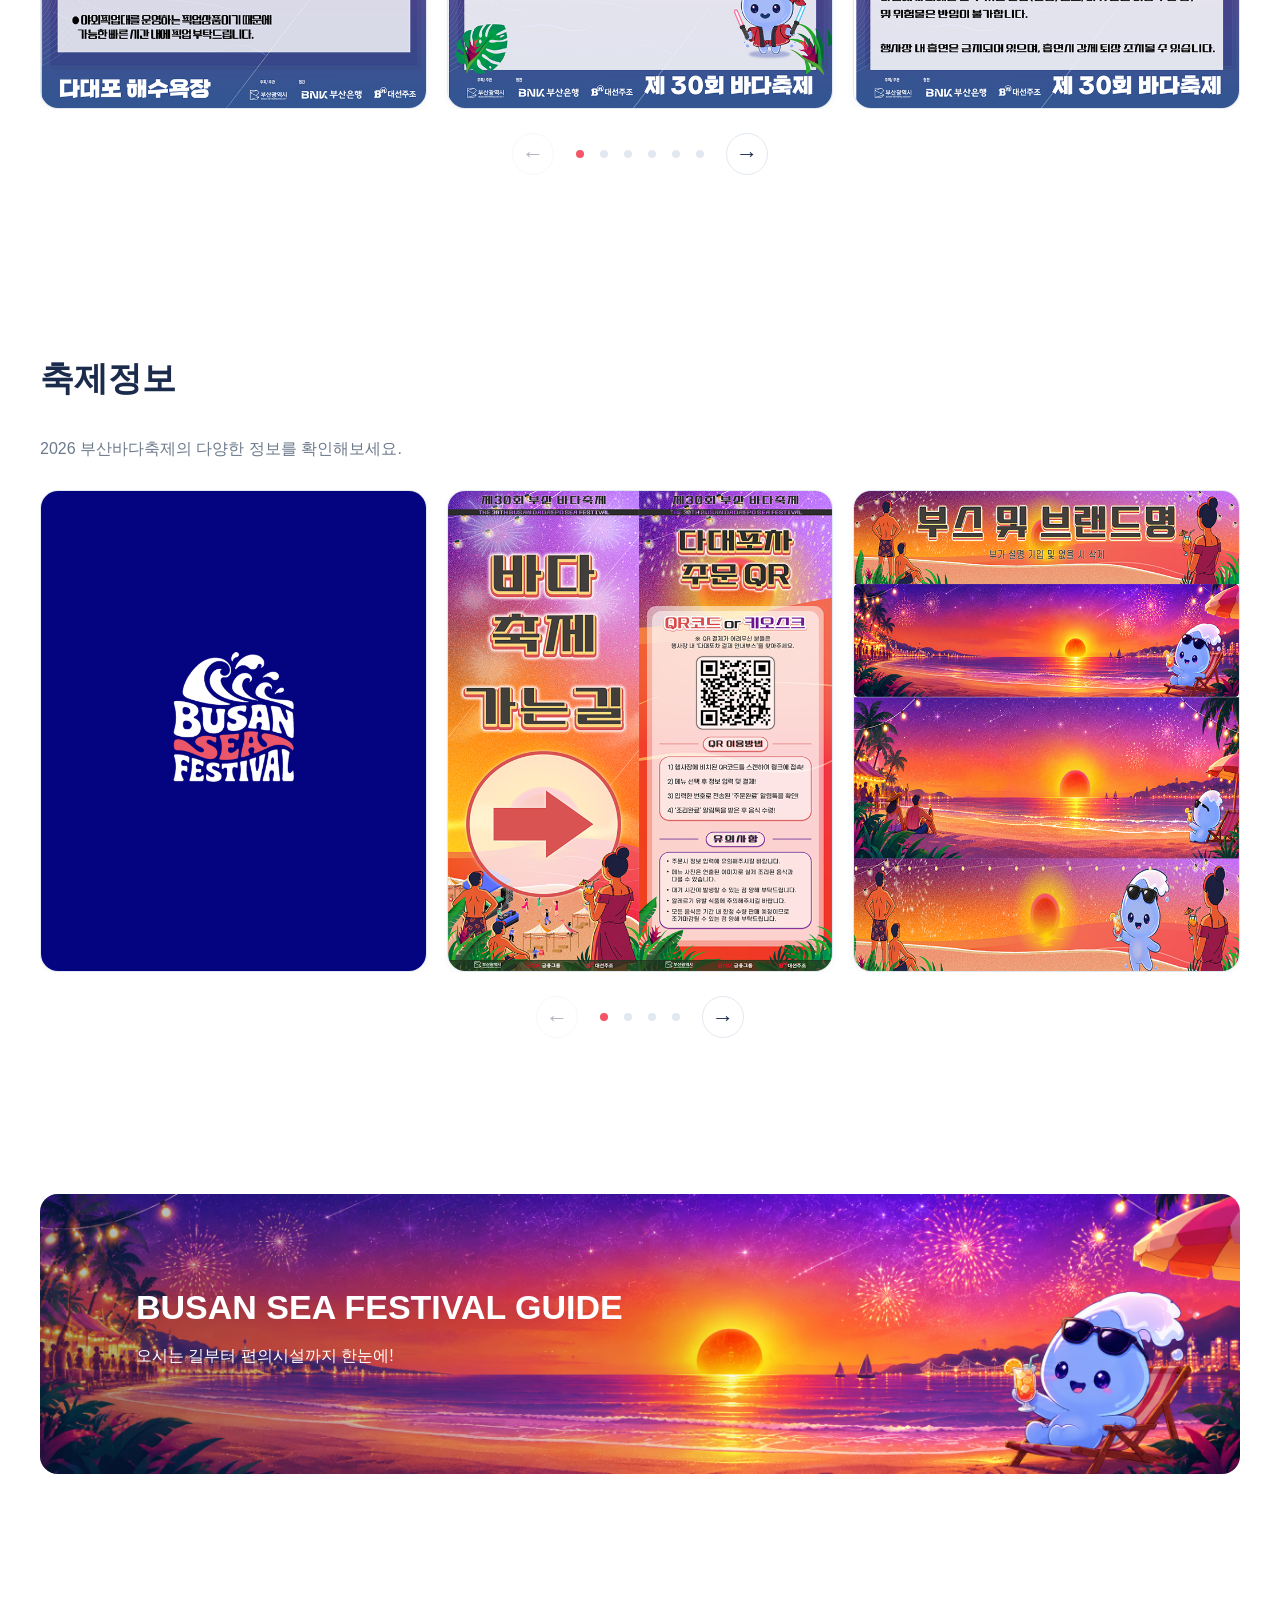
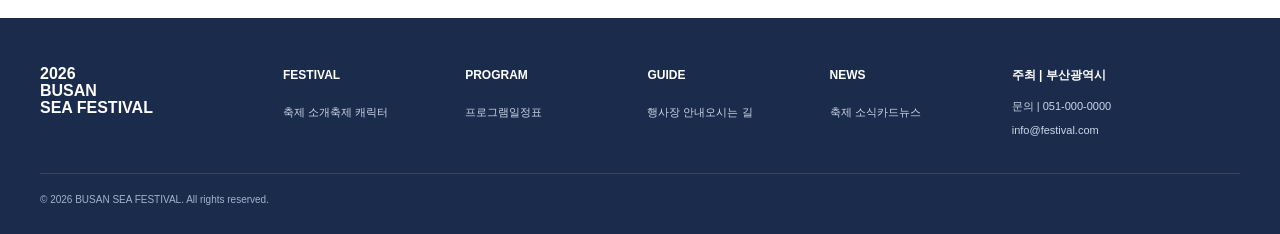
<file: guide.html>
<!DOCTYPE html>
<html lang="ko">
<head>
<meta charset="UTF-8">
<meta name="viewport" content="width=device-width, initial-scale=1.0">
<link rel="icon" type="image/png" href="assets/favicon.png">
<title>GUIDE | 부산바다축제</title>
<link rel="stylesheet" href="css/main.css">
<meta name="description" content="2026 부산바다축제 행사장 지도, 다대포해수욕장 교통편, 교통통제 및 이용안내를 확인하세요.">
<meta property="og:title" content="GUIDE | 부산바다축제">
<meta property="og:description" content="2026 부산바다축제 행사장 지도, 다대포해수욕장 교통편, 교통통제 및 이용안내를 확인하세요.">
<meta property="og:type" content="website">
<meta property="og:site_name" content="2026 부산바다축제">
<meta property="og:url" content="https://jueunlee729.github.io/busan_sea_festival_web/guide.html">
<meta property="og:image" content="https://jueunlee729.github.io/busan_sea_festival_web/assets/hero-sunset.jpg">
<meta property="og:image:alt" content="2026 부산바다축제">
<meta name="theme-color" content="#1B2B4C">
</head>
<body>
<a class="skip-link" href="#main-content">본문 바로가기</a>

<header class="site-header">
  <div class="header-inner">
    <a class="brand brand--home" href="index.html">
      <img src="assets/header-logo.png" alt="2026 부산바다축제 로고">
      
    </a>
    <nav class="gnb"><a class="" href="festival.html">FESTIVAL</a><a class="" href="program.html">PROGRAM</a><a class="active" href="guide.html">GUIDE</a><a class="" href="news.html">NEWS</a></nav>
    <div class="header-actions">
      <a class="btn btn--orange" href="ticket.html">TICKET 예매하기</a>
      <button class="menu-btn" aria-label="메뉴 열기">☰</button>
    </div>
  </div>
</header>
<main id="main-content" tabindex="-1">


<section class="hero sub-hero guide-hero">
  <div class="container hero-content">
        <h1>GUIDE</h1>
        <h2 style="font-size:22px;color:var(--navy-2);margin:14px 0 0">부산바다축제를 더욱 편하게 즐기기 위한 안내입니다</h2>
        <p class="hero-copy">행사장 위치, 교통편, 편의시설 등 방문에 필요한 모든 정보를 확인하세요.</p>
        <div class="breadcrumb">HOME › GUIDE</div>
        </div>
</section>

<section class="section">
  <div class="container guide-venue">
    <h2 class="section-title">행사장 안내</h2>
    <p class="guide-venue__intro">축제의 주요 공간을 한눈에 확인하세요.</p>
    <div class="guide-venue-map">
      <img src="assets/가이드/지도.png" alt="부산바다축제 공식 행사장 지도">
    </div>
    <div class="guide-venue-info">
      <article class="guide-venue-card"><span class="guide-venue-card__icon" aria-hidden="true">⌖</span><div><h3>행사 장소</h3><p>다대포해수욕장 일원</p></div></article>
      <article class="guide-venue-card"><span class="guide-venue-card__icon" aria-hidden="true">⌖</span><div><h3>주소</h3><p>부산광역시 사하구 다대동 482-1</p></div></article>
      <article class="guide-venue-card"><span class="guide-venue-card__icon" aria-hidden="true">◷</span><div><h3>운영 시간</h3><p>2026.8.7 - 8.13 / 10:00 - 22:00</p></div></article>
      <article class="guide-venue-card"><span class="guide-venue-card__icon" aria-hidden="true">☎</span><div><h3>문의</h3><p>051-731-5000</p></div></article>
    </div>
    <div class="guide-venue__actions">
      <button class="btn btn--primary" type="button" data-guide-map-open>지도 크게 보기 ↗</button>
    </div>
  </div>
</section>

<div class="guide-map-modal" data-guide-map-modal role="dialog" aria-modal="true" aria-label="공식 행사장 지도 크게 보기" hidden>
  <div class="guide-map-modal__dialog">
    <button class="guide-map-modal__close" type="button" data-guide-map-close aria-label="지도 확대창 닫기">×</button>
    <img src="assets/가이드/지도.png" alt="부산바다축제 공식 행사장 지도 확대 이미지">
  </div>
</div>

<div class="guide-notice-popup" data-guide-notice-popup role="dialog" aria-modal="true" aria-labelledby="guideNoticePopupTitle" hidden>
  <div class="guide-notice-popup__panel">
    <div class="guide-notice-popup__header">
      <h2 id="guideNoticePopupTitle">교통통제 안내</h2>
      <button class="guide-notice-popup__close" type="button" data-guide-notice-close aria-label="공지 팝업 닫기">×</button>
    </div>
    <div class="guide-notice-popup__content">
      <img class="guide-notice-popup__image" src="assets/가이드/경고팝업.png" alt="부산바다축제 교통통제 및 주차 안내">
      <p>축제 기간 교통통제 및 주차 안내를 확인해 주세요.</p>
    </div>
    <div class="guide-notice-popup__footer">
      <label class="guide-notice-popup__hide">
        <input type="checkbox" data-guide-notice-hide>
        <span>다시 보지 않기</span>
      </label>
      <button class="btn btn--primary" type="button" data-guide-notice-close>닫기</button>
    </div>
  </div>
</div>

<section class="section" id="transport">
  <div class="container guide-transport">
    <h2 class="section-title">오시는 길 / 교통 안내</h2>
    <p class="guide-transport__intro">다대포해수욕장까지 편리하게 방문하세요.</p>
    <div class="guide-transport__map">
      <iframe
        src="https://www.google.com/maps?q=%EB%8B%A4%EB%8C%80%ED%8F%AC%ED%95%B4%EC%88%98%EC%9A%95%EC%9E%A5%2C%20%EB%B6%80%EC%82%B0%EA%B4%91%EC%97%AD%EC%8B%9C%20%EC%82%AC%ED%95%98%EA%B5%AC%20%EB%8B%A4%EB%8C%80%EB%8F%99&amp;output=embed"
        loading="lazy"
        referrerpolicy="no-referrer-when-downgrade"
        allowfullscreen
        title="다대포해수욕장 위치 지도">
      </iframe>
    </div>
    <div class="guide-transport__cards">
      <article class="guide-transport-card">
        <span class="guide-transport-card__icon" aria-hidden="true">M</span>
        <h3>지하철</h3>
        <strong>1호선 다대포해수욕장역</strong>
        <p>2번 출구 · 도보 10분</p>
      </article>
      <article class="guide-transport-card">
        <span class="guide-transport-card__icon" aria-hidden="true">B</span>
        <h3>버스</h3>
        <strong>다대포해수욕장 정류장</strong>
        <p>2, 2-2, 96, 1003</p>
      </article>
      <article class="guide-transport-card">
        <span class="guide-transport-card__icon" aria-hidden="true">P</span>
        <h3>자가용</h3>
        <strong>남해고속도로 → 다대IC</strong>
        <p>주차장 이용 가능</p>
      </article>
      <article class="guide-transport-card">
        <span class="guide-transport-card__icon" aria-hidden="true">↔</span>
        <h3>셔틀 · 도보</h3>
        <strong>다대포역 일대</strong>
        <p>셔틀버스 운영 예정</p>
      </article>
    </div>
    <div class="guide-transport__actions">
      <a class="btn btn--primary" href="https://www.google.com/maps/search/?api=1&amp;query=%EB%8B%A4%EB%8C%80%ED%8F%AC%ED%95%B4%EC%88%98%EC%9A%95%EC%9E%A5%2C%20%EB%B6%80%EC%82%B0%EA%B4%91%EC%97%AD%EC%8B%9C%20%EC%82%AC%ED%95%98%EA%B5%AC%20%EB%8B%A4%EB%8C%80%EB%8F%99" target="_blank" rel="noopener noreferrer">Google Maps에서 위치 보기 ↗</a>
    </div>
  </div>
</section>

<section class="section">
  <div class="container guide-info">
    <h2 class="section-title" id="guide-info-title">이용안내 / 유의사항</h2>
    <p class="guide-info__intro">축제를 이용하기 전 꼭 확인해 주세요.</p>
    <div class="guide-info-slider" role="region" aria-roledescription="슬라이더" aria-labelledby="guide-info-title">
      <div class="guide-info-slider__viewport">
        <div class="guide-info-slider__track">
          <div class="guide-info-slide"><img src="assets/가이드/Guide-01.png" alt="부산바다축제 이용안내 카드뉴스 1" loading="lazy" draggable="false"></div>
          <div class="guide-info-slide"><img src="assets/가이드/Guide-02.png" alt="부산바다축제 이용안내 카드뉴스 2" loading="lazy" draggable="false"></div>
          <div class="guide-info-slide"><img src="assets/가이드/Guide-03.png" alt="부산바다축제 이용안내 카드뉴스 3" loading="lazy" draggable="false"></div>
          <div class="guide-info-slide"><img src="assets/가이드/Guide-04.png" alt="부산바다축제 이용안내 카드뉴스 4" loading="lazy" draggable="false"></div>
          <div class="guide-info-slide"><img src="assets/가이드/Guide-05.png" alt="부산바다축제 이용안내 카드뉴스 5" loading="lazy" draggable="false"></div>
          <div class="guide-info-slide"><img src="assets/가이드/Guide-06.png" alt="부산바다축제 이용안내 카드뉴스 6" loading="lazy" draggable="false"></div>
          <div class="guide-info-slide"><img src="assets/가이드/Guide-07.png" alt="부산바다축제 이용안내 카드뉴스 7" loading="lazy" draggable="false"></div>
          <div class="guide-info-slide"><img src="assets/가이드/Guide-08.png" alt="부산바다축제 이용안내 카드뉴스 8" loading="lazy" draggable="false"></div>
        </div>
      </div>
      <div class="guide-info-slider__controls">
        <button class="guide-info-slider__prev" type="button" aria-label="이전 안내" disabled>←</button>
        <div class="guide-info-slider__dots" aria-label="안내 위치"></div>
        <button class="guide-info-slider__next" type="button" aria-label="다음 안내">→</button>
      </div>
    </div>
  </div>
</section>

<section class="section">
  <div class="container guide-info">
    <h2 class="section-title" id="festival-info-title">축제정보</h2>
    <p class="guide-info__intro">2026 부산바다축제의 다양한 정보를 확인해보세요.</p>
    <div class="guide-info-slider" role="region" aria-roledescription="슬라이더" aria-labelledby="festival-info-title" data-guide-info-label="축제정보">
      <div class="guide-info-slider__viewport">
        <div class="guide-info-slider__track">
          <div class="guide-info-slide"><img src="assets/가이드/축제정보-01.png" alt="부산바다축제 축제정보 카드뉴스 1" loading="lazy" draggable="false"></div>
          <div class="guide-info-slide"><img src="assets/가이드/축제정보-02.png" alt="부산바다축제 축제정보 카드뉴스 2" loading="lazy" draggable="false"></div>
          <div class="guide-info-slide"><img src="assets/가이드/축제정보-03.png" alt="부산바다축제 축제정보 카드뉴스 3" loading="lazy" draggable="false"></div>
          <div class="guide-info-slide"><img src="assets/가이드/축제정보-04.png" alt="부산바다축제 축제정보 카드뉴스 4" loading="lazy" draggable="false"></div>
          <div class="guide-info-slide"><img src="assets/가이드/축제정보-05.png" alt="부산바다축제 축제정보 카드뉴스 5" loading="lazy" draggable="false"></div>
          <div class="guide-info-slide"><img src="assets/가이드/축제정보-06.png" alt="부산바다축제 축제정보 카드뉴스 6" loading="lazy" draggable="false"></div>
        </div>
      </div>
      <div class="guide-info-slider__controls">
        <button class="guide-info-slider__prev" type="button" aria-label="이전 축제정보" disabled>←</button>
        <div class="guide-info-slider__dots" aria-label="축제정보 위치"></div>
        <button class="guide-info-slider__next" type="button" aria-label="다음 축제정보">→</button>
      </div>
    </div>
  </div>
</section>

<section class="section--tight">
  <div class="container promo-banner">
    <img src="assets/가이드/가이드 배너.png" alt="" loading="lazy">
    <div class="overlay"><div><h2>BUSAN SEA FESTIVAL GUIDE</h2><p>오시는 길부터 편의시설까지 한눈에!</p></div></div>
  </div>
</section>


</main>
<footer class="footer">
  <div class="container">
    <div class="footer-grid">
      <div class="footer-brand">2026<br>BUSAN<br>SEA FESTIVAL</div>
      <div><h4>FESTIVAL</h4><a href="festival.html">축제 소개</a><a href="festival.html#character">축제 캐릭터</a></div>
      <div><h4>PROGRAM</h4><a href="program.html">프로그램</a><a href="program.html#schedule">일정표</a></div>
      <div><h4>GUIDE</h4><a href="guide.html">행사장 안내</a><a href="guide.html#transport">오시는 길</a></div>
      <div><h4>NEWS</h4><a href="news.html">축제 소식</a><a href="news.html">카드뉴스</a></div>
      <div><h4>주최 | 부산광역시</h4><p>문의 | 051-000-0000</p><p>info@festival.com</p></div>
    </div>
    <div class="copy">© 2026 BUSAN SEA FESTIVAL. All rights reserved.</div>
  </div>
</footer>

<script src="js/main.js"></script>
</body>
</html>
</file>
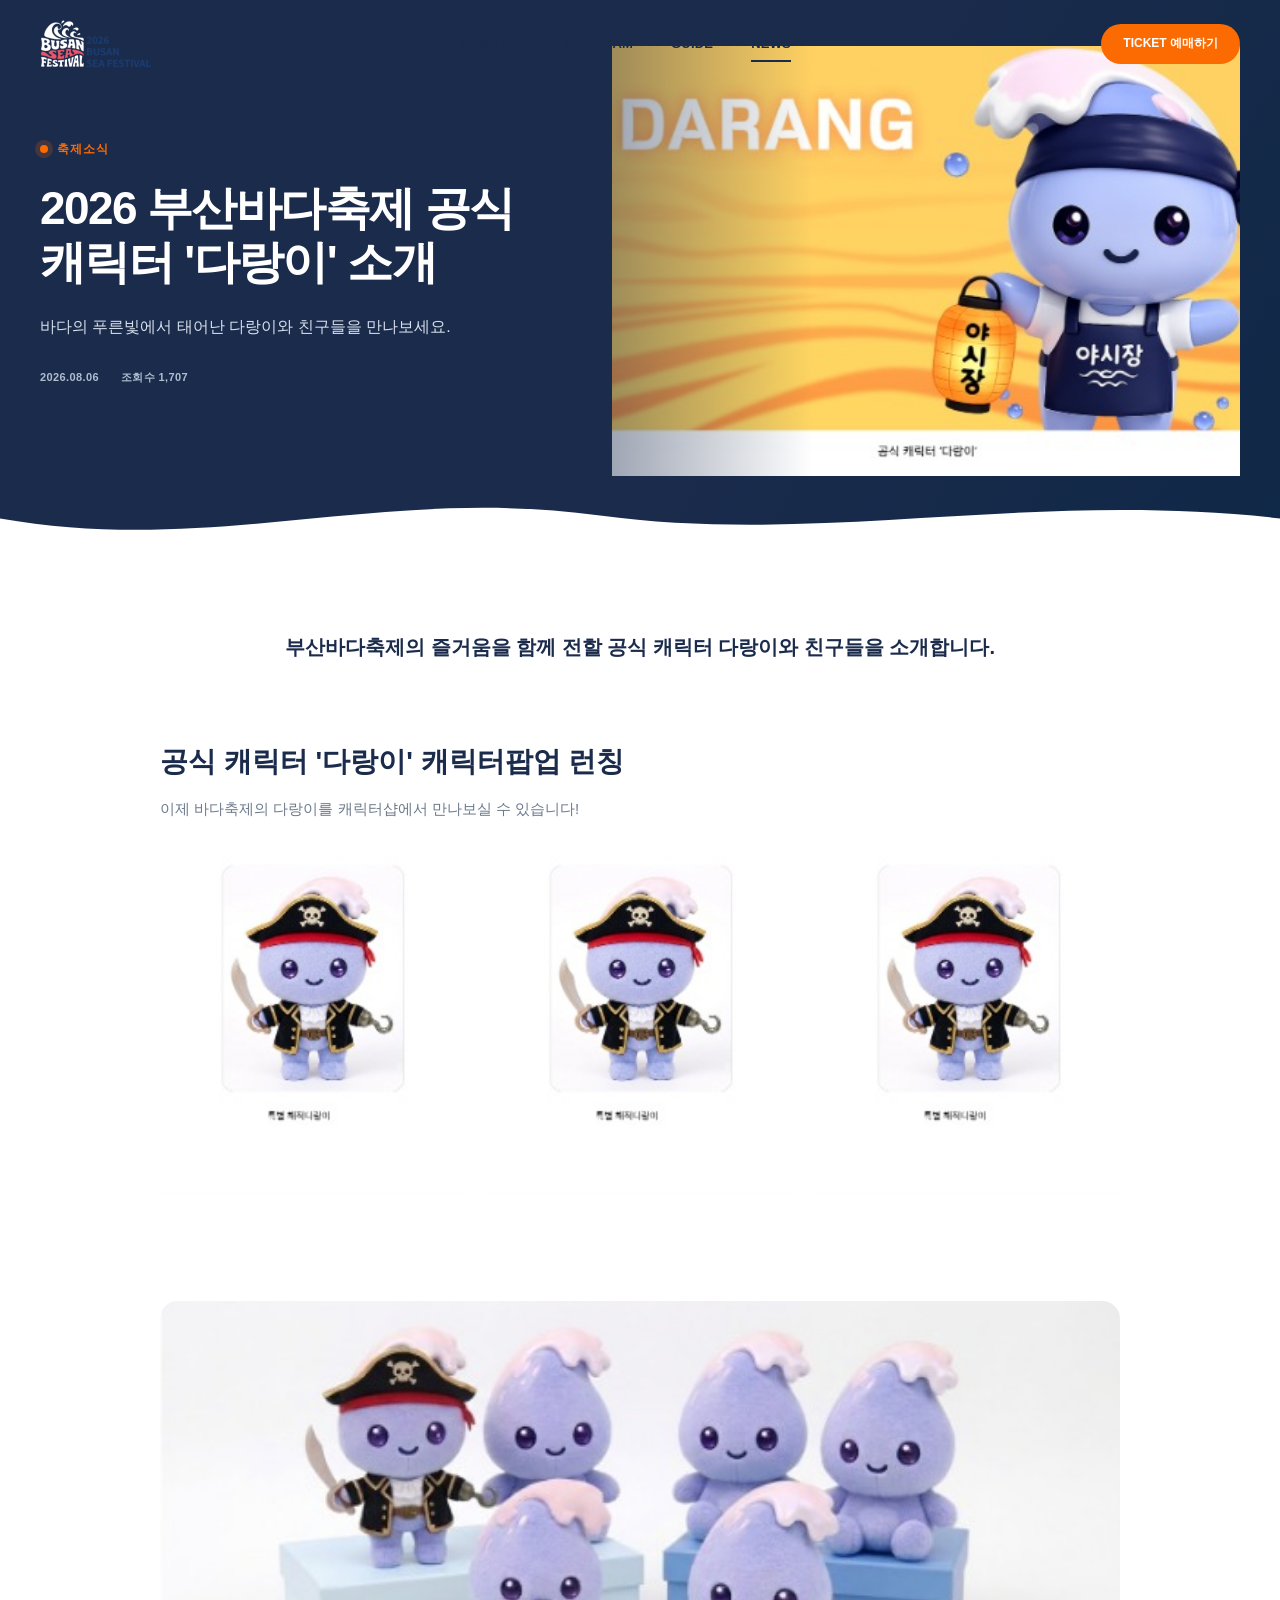
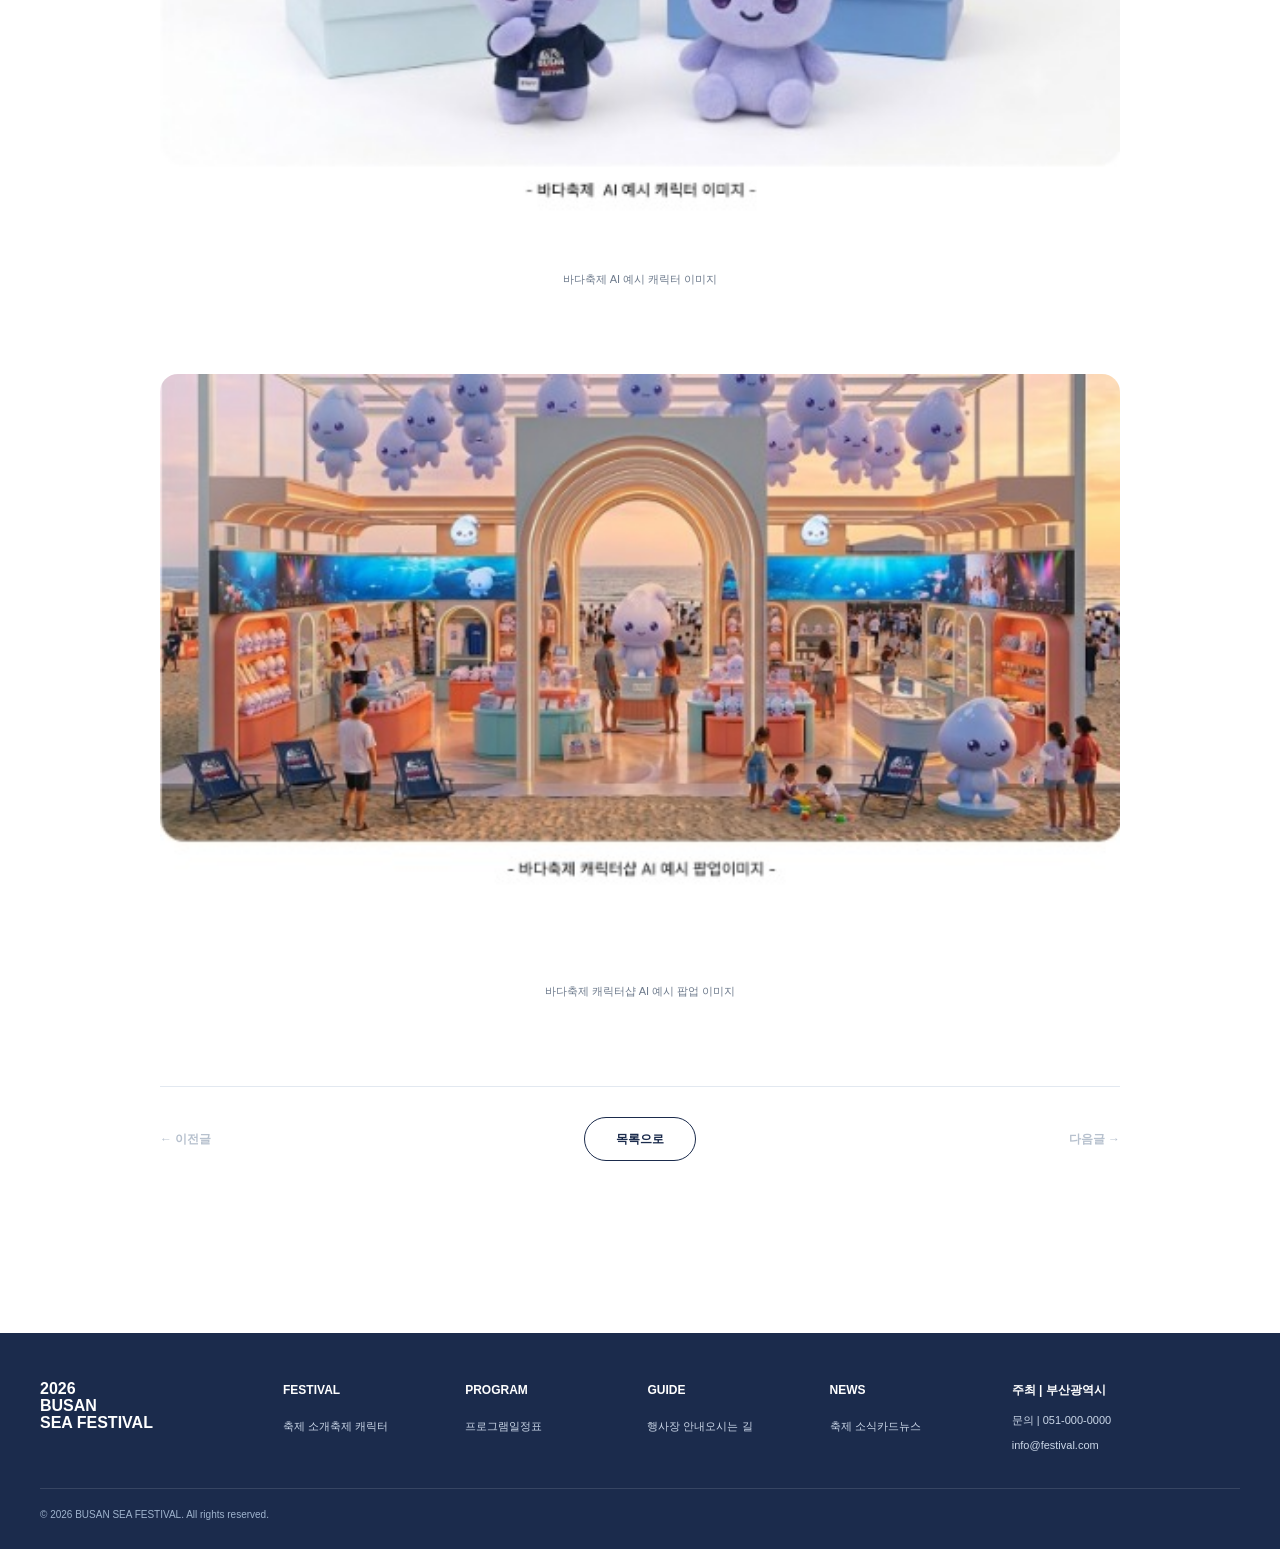
<file: news-detail.html>
<!DOCTYPE html>
<html lang="ko">
<head>
<meta charset="UTF-8">
<meta name="viewport" content="width=device-width, initial-scale=1.0">
<title>다랑이 소개 | 부산바다축제</title>
<link rel="stylesheet" href="css/main.css">
</head>
<body>

<header class="site-header">
  <div class="header-inner">
    <a class="brand brand--home" href="index.html">
      <img src="assets/header-logo.png" alt="2026 부산바다축제 로고">
      
    </a>
    <nav class="gnb"><a class="" href="festival.html">FESTIVAL</a><a class="" href="program.html">PROGRAM</a><a class="" href="guide.html">GUIDE</a><a class="active" href="news.html">NEWS</a></nav>
    <div class="header-actions">
      <a class="btn btn--orange" href="ticket.html">TICKET 예매하기</a>
      <button class="menu-btn" aria-label="메뉴 열기">☰</button>
    </div>
  </div>
</header>


<section class="news-detail-hero" data-category="festival">
  <div class="container news-detail-hero__inner">
    <div class="news-detail-hero__copy">
      <!-- NEWS DETAIL: 카테고리 -->
      <span class="news-detail-hero__category">축제소식</span>
      <!-- NEWS DETAIL: 제목 -->
      <h1>2026 부산바다축제 공식 캐릭터 '다랑이' 소개</h1>
      <!-- NEWS DETAIL: 설명 -->
      <p class="news-detail-hero__summary">바다의 푸른빛에서 태어난 다랑이와 친구들을 만나보세요.</p>
      <!-- NEWS DETAIL: 날짜 / 조회수 -->
      <div class="news-detail-hero__meta"><time datetime="2026-08-06">2026.08.06</time><span>조회수 1,707</span></div>
    </div>
    <!-- NEWS DETAIL: HERO IMAGE -->
    <div class="news-detail-hero__visual"><img src="assets/darang-main.jpg" alt="부산바다축제 공식 캐릭터 다랑이"></div>
  </div>
  <svg class="news-detail-hero__wave" viewBox="0 0 1440 140" preserveAspectRatio="none" aria-hidden="true">
    <path d="M0,62 C240,112 430,18 675,58 C925,98 1160,24 1440,62 L1440,140 L0,140 Z" fill="white"/>
  </svg>
</section>

<section class="section news-detail-body">
  <!-- NEWS DETAIL: ARTICLE CONTENT -->
  <article class="container news-detail-article">
    <div class="news-detail-article__intro">
      <p>부산바다축제의 즐거움을 함께 전할 공식 캐릭터 다랑이와 친구들을 소개합니다.</p>
    </div>

    <section class="news-detail-article__section">
      <h2>공식 캐릭터 '다랑이' 캐릭터팝업 런칭</h2>
      <p>이제 바다축제의 다랑이를 캐릭터샵에서 만나보실 수 있습니다!</p>
      <div class="news-detail-article__gallery">
        <img src="assets/darang-lineup.jpg" alt="다랑이 캐릭터 라인업 1">
        <img src="assets/darang-lineup.jpg" alt="다랑이 캐릭터 라인업 2">
        <img src="assets/darang-lineup.jpg" alt="다랑이 캐릭터 라인업 3">
      </div>
    </section>

    <section class="news-detail-article__section">
      <img src="assets/darang-group.jpg" alt="다랑이 AI 예시 캐릭터 이미지">
      <p class="news-detail-article__caption">바다축제 AI 예시 캐릭터 이미지</p>
    </section>

    <section class="news-detail-article__section">
      <img src="assets/darang-popup.jpg" alt="다랑이 팝업 이미지">
      <p class="news-detail-article__caption">바다축제 캐릭터샵 AI 예시 팝업 이미지</p>
    </section>

    <nav class="news-detail-nav" aria-label="뉴스 상세 이동">
      <span class="news-detail-nav__side is-disabled" aria-disabled="true">← 이전글</span>
      <a class="news-detail-nav__list" href="news.html">목록으로</a>
      <span class="news-detail-nav__side is-disabled" aria-disabled="true">다음글 →</span>
    </nav>
  </article>
</section>


<footer class="footer">
  <div class="container">
    <div class="footer-grid">
      <div class="footer-brand">2026<br>BUSAN<br>SEA FESTIVAL</div>
      <div><h4>FESTIVAL</h4><a href="festival.html">축제 소개</a><a href="festival.html#character">축제 캐릭터</a></div>
      <div><h4>PROGRAM</h4><a href="program.html">프로그램</a><a href="program.html#schedule">일정표</a></div>
      <div><h4>GUIDE</h4><a href="guide.html">행사장 안내</a><a href="guide.html#transport">오시는 길</a></div>
      <div><h4>NEWS</h4><a href="news.html">축제 소식</a><a href="news.html">카드뉴스</a></div>
      <div><h4>주최 | 부산광역시</h4><p>문의 | 051-000-0000</p><p>info@festival.com</p></div>
    </div>
    <div class="copy">© 2026 BUSAN SEA FESTIVAL. All rights reserved.</div>
  </div>
</footer>

<script src="js/main.js"></script>
</body>
</html>
</file>
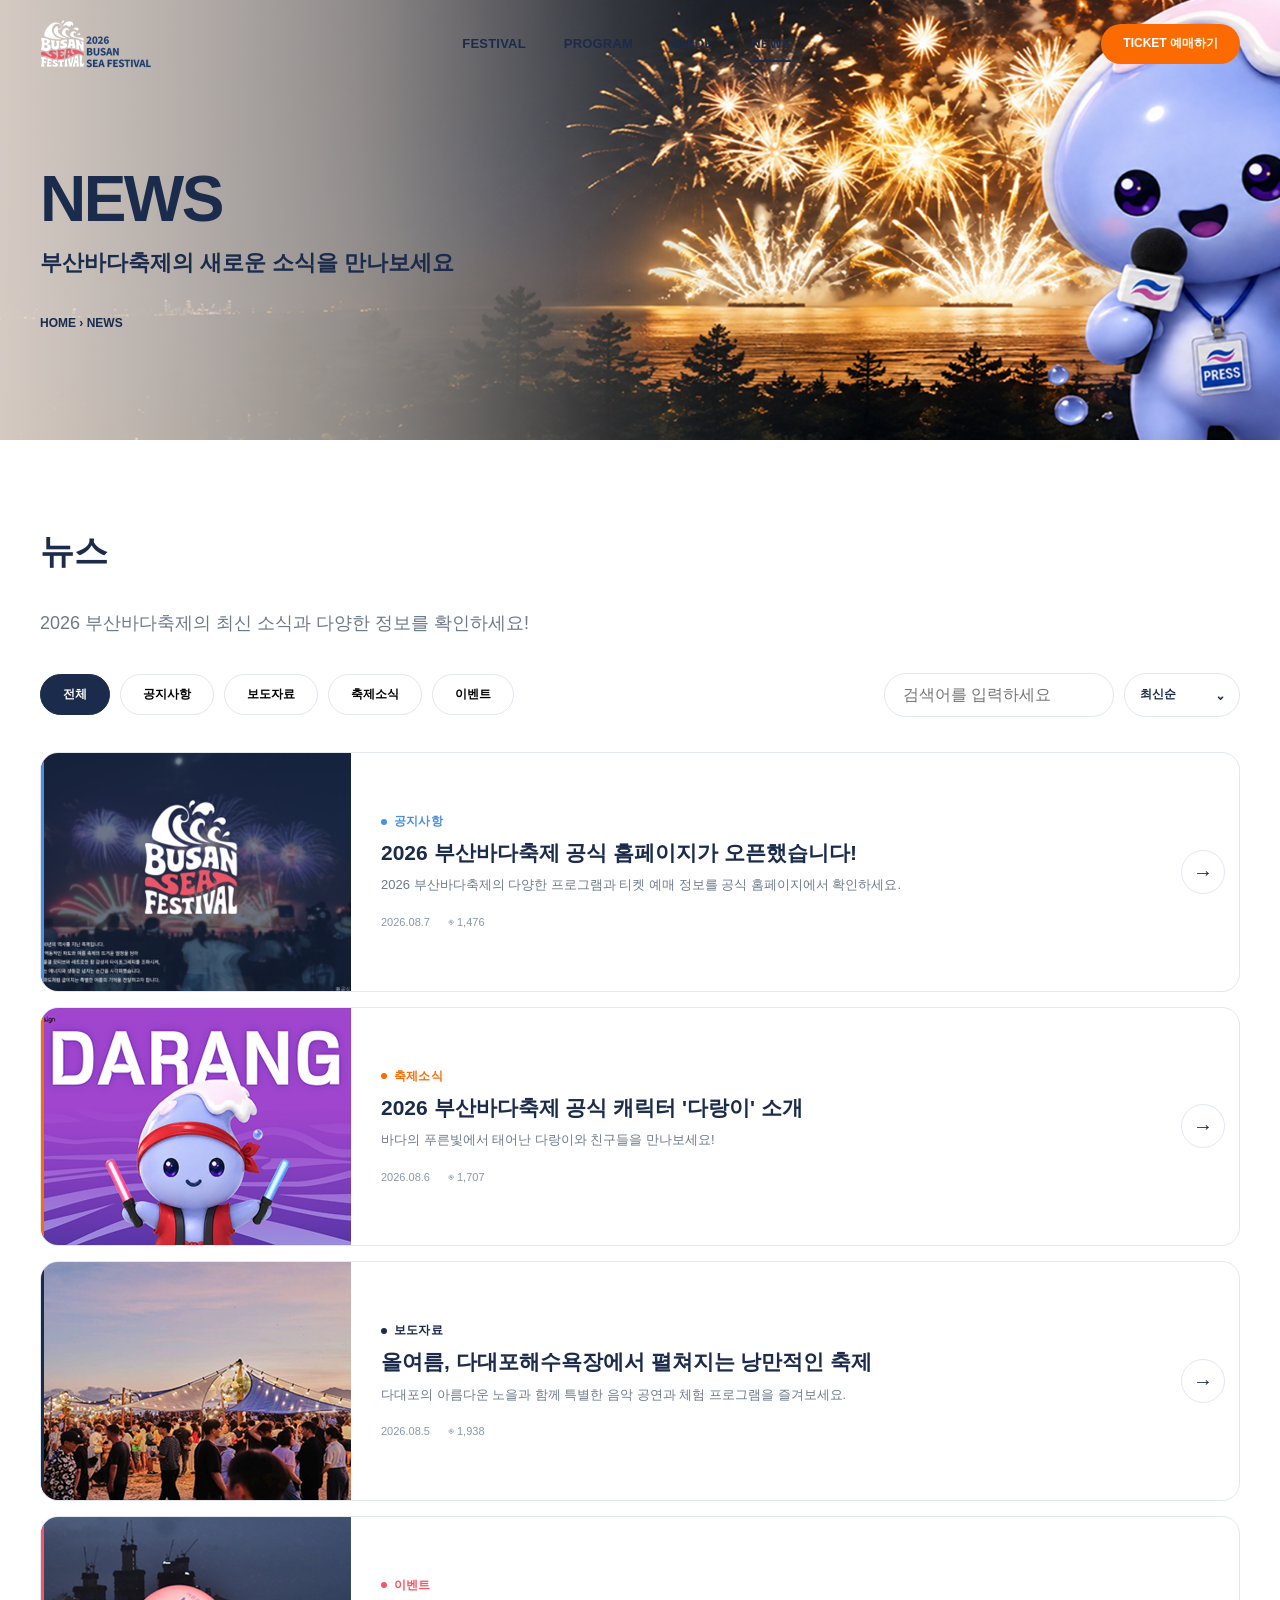
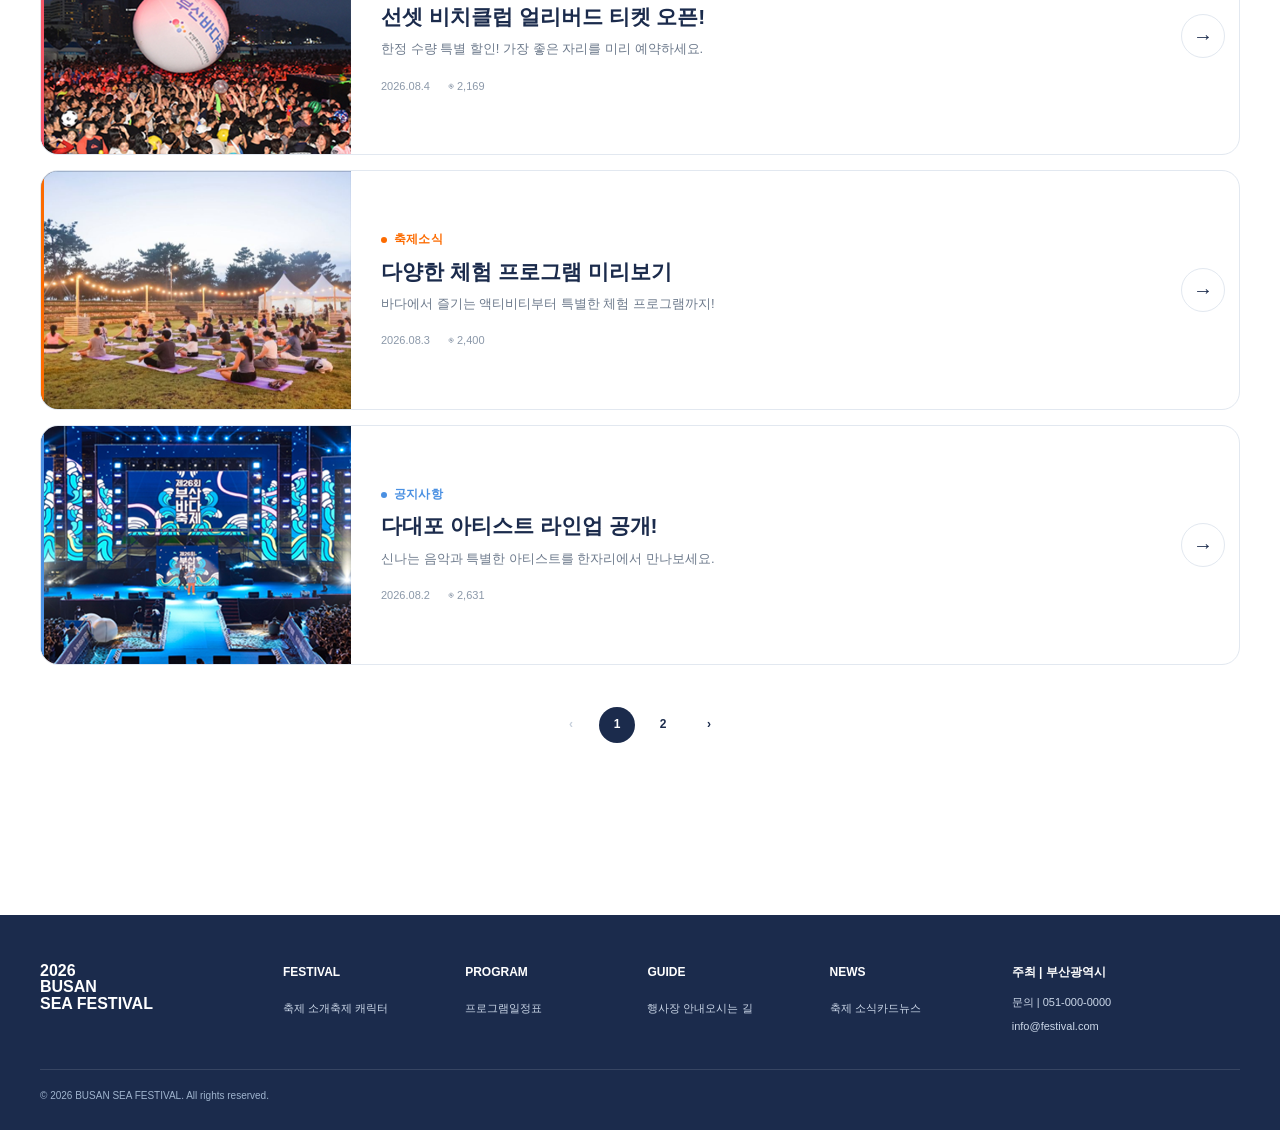
<file: news.html>
<!DOCTYPE html>
<html lang="ko">
<head>
<meta charset="UTF-8">
<meta name="viewport" content="width=device-width, initial-scale=1.0">
<link rel="icon" type="image/png" href="assets/favicon.png">
<title>NEWS | 부산바다축제</title>
<link rel="stylesheet" href="css/main.css">
<meta name="description" content="2026 부산바다축제의 공지, 보도자료, 행사 소식과 이벤트 정보를 확인하세요.">
<meta property="og:title" content="NEWS | 부산바다축제">
<meta property="og:description" content="2026 부산바다축제의 공지, 보도자료, 행사 소식과 이벤트 정보를 확인하세요.">
<meta property="og:type" content="website">
<meta property="og:site_name" content="2026 부산바다축제">
<meta property="og:url" content="https://jueunlee729.github.io/busan_sea_festival_web/news.html">
<meta property="og:image" content="https://jueunlee729.github.io/busan_sea_festival_web/assets/hero-sunset.jpg">
<meta property="og:image:alt" content="2026 부산바다축제">
<meta name="theme-color" content="#1B2B4C">
</head>
<body>
<a class="skip-link" href="#main-content">본문 바로가기</a>

<header class="site-header">
  <div class="header-inner">
    <a class="brand brand--home" href="index.html">
      <img src="assets/header-logo.png" alt="2026 부산바다축제 로고">
      
    </a>
    <nav class="gnb"><a class="" href="festival.html">FESTIVAL</a><a class="" href="program.html">PROGRAM</a><a class="" href="guide.html">GUIDE</a><a class="active" href="news.html">NEWS</a></nav>
    <div class="header-actions">
      <a class="btn btn--orange" href="ticket.html">TICKET 예매하기</a>
      <button class="menu-btn" aria-label="메뉴 열기">☰</button>
    </div>
  </div>
</header>
<main id="main-content" tabindex="-1">


<section class="hero sub-hero news-hero">
  <div class="container hero-content">
        
        <h1>NEWS</h1>
        <h2 style="font-size:22px;color:var(--navy-2);margin:14px 0 0">부산바다축제의 새로운 소식을 만나보세요</h2>
        
        
        <div class="breadcrumb">HOME › NEWS</div>
        </div>
</section>

<section class="section">
  <div class="container">
    <h2 class="section-title">뉴스</h2>
    <p class="lead">2026 부산바다축제의 최신 소식과 다양한 정보를 확인하세요!</p>
    <div class="news-controls">
      <div class="tabs">
        <button class="tab active" data-news-filter="all">전체</button>
        <button class="tab" data-news-filter="notice">공지사항</button>
        <button class="tab" data-news-filter="press">보도자료</button>
        <button class="tab" data-news-filter="festival">축제소식</button>
        <button class="tab" data-news-filter="event">이벤트</button>
      </div>
      <div class="search">
        <input id="newsSearch" type="search" placeholder="검색어를 입력하세요" aria-label="뉴스 검색">
        <div class="news-sort" data-news-sort>
          <button class="news-sort__toggle" type="button" data-news-sort-toggle aria-haspopup="listbox" aria-expanded="false"><span data-news-sort-label>최신순</span><i aria-hidden="true">⌄</i></button>
          <div class="news-sort__menu" data-news-sort-menu role="listbox" aria-label="뉴스 정렬 기준" hidden>
            <button type="button" role="option" data-news-sort-value="latest" aria-selected="true">최신순</button>
            <button type="button" role="option" data-news-sort-value="views" aria-selected="false">조회순</button>
          </div>
        </div>
      </div>
    </div>
    <div class="news-result-status" data-news-result-status role="status" aria-live="polite" aria-atomic="true"></div>
    <div class="news-list" data-news-list>

      <article class="news-card" data-news-card data-category="notice" data-date="2026-08-07" data-views="1476"><img src="assets/뉴스/뉴스1.png" alt="부산바다축제 공식 홈페이지 안내 이미지"><div class="content"><div class="eyebrow">공지사항</div><h3>2026 부산바다축제 공식 홈페이지가 오픈했습니다!</h3><p>2026 부산바다축제의 다양한 프로그램과 티켓 예매 정보를 공식 홈페이지에서 확인하세요.</p><div class="meta"><time datetime="2026-08-07">2026.08.7</time><span>◉ 1,476</span></div></div><div class="go"><a class="arrow-btn" href="뉴스상세페이지/news-detail-01.html" aria-label="공식 홈페이지 오픈 소식 보기">→</a></div></article>

      <article class="news-card" data-news-card data-category="festival" data-date="2026-08-06" data-views="1707"><img src="assets/뉴스/뉴스2.png" alt="부산바다축제 공식 캐릭터 다랑이" loading="lazy"><div class="content"><div class="eyebrow">축제소식</div><h3>2026 부산바다축제 공식 캐릭터 '다랑이' 소개</h3><p>바다의 푸른빛에서 태어난 다랑이와 친구들을 만나보세요!</p><div class="meta"><time datetime="2026-08-06">2026.08.6</time><span>◉ 1,707</span></div></div><div class="go"><a class="arrow-btn" href="뉴스상세페이지/news-detail-02.html" aria-label="공식 캐릭터 다랑이 소개 보기">→</a></div></article>

      <article class="news-card" data-news-card data-category="press" data-date="2026-08-05" data-views="1938"><img src="assets/뉴스/뉴스3.png" alt="다대포해수욕장에서 펼쳐지는 부산바다축제" loading="lazy"><div class="content"><div class="eyebrow">보도자료</div><h3>올여름, 다대포해수욕장에서 펼쳐지는 낭만적인 축제</h3><p>다대포의 아름다운 노을과 함께 특별한 음악 공연과 체험 프로그램을 즐겨보세요.</p><div class="meta"><time datetime="2026-08-05">2026.08.5</time><span>◉ 1,938</span></div></div><div class="go"><a class="arrow-btn" href="뉴스상세페이지/news-detail-03.html" aria-label="다대포 축제 보도자료 보기">→</a></div></article>

      <article class="news-card" data-news-card data-category="event" data-date="2026-08-04" data-views="2169"><img src="assets/뉴스/뉴스4.png" alt="선셋 비치클럽 얼리버드 티켓 안내" loading="lazy"><div class="content"><div class="eyebrow">이벤트</div><h3>선셋 비치클럽 얼리버드 티켓 오픈!</h3><p>한정 수량 특별 할인! 가장 좋은 자리를 미리 예약하세요.</p><div class="meta"><time datetime="2026-08-04">2026.08.4</time><span>◉ 2,169</span></div></div><div class="go"><a class="arrow-btn" href="뉴스상세페이지/news-detail-04.html" aria-label="얼리버드 티켓 소식 보기">→</a></div></article>

      <article class="news-card" data-news-card data-category="festival" data-date="2026-08-03" data-views="2400"><img src="assets/뉴스/뉴스5.png" alt="부산바다축제 체험 프로그램" loading="lazy"><div class="content"><div class="eyebrow">축제소식</div><h3>다양한 체험 프로그램 미리보기</h3><p>바다에서 즐기는 액티비티부터 특별한 체험 프로그램까지!</p><div class="meta"><time datetime="2026-08-03">2026.08.3</time><span>◉ 2,400</span></div></div><div class="go"><a class="arrow-btn" href="뉴스상세페이지/news-detail-05.html" aria-label="체험 프로그램 소식 보기">→</a></div></article>
      
      <article class="news-card" data-news-card data-category="notice" data-date="2026-08-02" data-views="2631"><img src="assets/뉴스/뉴스6.png" alt="다대포 아티스트 라인업" loading="lazy"><div class="content"><div class="eyebrow">공지사항</div><h3>다대포 아티스트 라인업 공개!</h3><p>신나는 음악과 특별한 아티스트를 한자리에서 만나보세요.</p><div class="meta"><time datetime="2026-08-02">2026.08.2</time><span>◉ 2,631</span></div></div><div class="go"><a class="arrow-btn" href="뉴스상세페이지/news-detail-06.html" aria-label="아티스트 라인업 소식 보기">→</a></div></article>

      <article class="news-card" data-news-card data-category="notice" data-date="2026-08-01" data-views="1324"><img src="assets/news-1.jpg" alt="부산바다축제 교통 및 주차 안내" loading="lazy"><div class="content"><div class="eyebrow">공지사항</div><h3>축제 기간 교통 및 주차 이용 안내</h3><p>대중교통과 임시 주차장 정보를 미리 확인하고 편안하게 방문하세요.</p><div class="meta"><time datetime="2026-08-01">2026.08.1</time><span>◉ 1,324</span></div></div><div class="go"><a class="arrow-btn" href="뉴스상세페이지/news-detail-07.html" aria-label="교통 및 주차 안내 보기">→</a></div></article>

      <article class="news-card" data-news-card data-category="event" data-date="2026-07-31" data-views="1852"><img src="assets/news-2.jpg" alt="비치 프로그램 참가 안내" loading="lazy"><div class="content"><div class="eyebrow">이벤트</div><h3>비치 프로그램 참가 신청 안내</h3><p>SUP, 카약, 비치 요가 등 인기 체험 프로그램의 참여 방법을 안내합니다.</p><div class="meta"><time datetime="2026-07-31">2026.07.31</time><span>◉ 1,852</span></div></div><div class="go"><a class="arrow-btn" href="뉴스상세페이지/news-detail-08.html" aria-label="비치 프로그램 참가 안내 보기">→</a></div></article>

      <article class="news-card" data-news-card data-category="festival" data-date="2026-07-30" data-views="3142"><img src="assets/news-3.jpg" alt="선셋 DJ 라인업" loading="lazy"><div class="content"><div class="eyebrow">축제소식</div><h3>선셋 DJ 스테이지 최종 라인업 공개</h3><p>다대포의 노을을 음악으로 채울 DJ와 아티스트를 공개합니다.</p><div class="meta"><time datetime="2026-07-30">2026.07.30</time><span>◉ 3,142</span></div></div><div class="go"><a class="arrow-btn" href="뉴스상세페이지/news-detail-09.html" aria-label="선셋 DJ 라인업 보기">→</a></div></article>

      <article class="news-card" data-news-card data-category="festival" data-date="2026-07-29" data-views="2018"><img src="assets/news-4.jpg" alt="부산바다축제 푸드마켓" loading="lazy"><div class="content"><div class="eyebrow">축제소식</div><h3>다대포 푸드마켓 운영시간 및 메뉴 안내</h3><p>부산의 여름을 담은 로컬 메뉴와 푸드트럭 운영 정보를 확인하세요.</p><div class="meta"><time datetime="2026-07-29">2026.07.29</time><span>◉ 2,018</span></div></div><div class="go"><a class="arrow-btn" href="뉴스상세페이지/news-detail-10.html" aria-label="푸드마켓 운영 안내 보기">→</a></div></article>

      <article class="news-card" data-news-card data-category="notice" data-date="2026-07-28" data-views="987"><img src="assets/news-5.jpg" alt="부산바다축제 안전수칙 안내" loading="lazy"><div class="content"><div class="eyebrow">공지사항</div><h3>안전하고 즐거운 축제를 위한 행사장 안전수칙</h3><p>무더위와 해양 활동에 대비한 필수 안전수칙을 꼭 확인해주세요.</p><div class="meta"><time datetime="2026-07-28">2026.07.28</time><span>◉ 987</span></div></div><div class="go"><a class="arrow-btn" href="뉴스상세페이지/news-detail-11.html" aria-label="행사장 안전수칙 보기">→</a></div></article>

      <article class="news-card" data-news-card data-category="press" data-date="2026-07-27" data-views="2754"><img src="assets/news-6.jpg" alt="부산바다축제 피날레 프로그램" loading="lazy"><div class="content"><div class="eyebrow">보도자료</div><h3>불꽃과 음악으로 완성하는 피날레 프로그램 안내</h3><p>축제의 마지막 밤을 장식할 콘서트와 불꽃쇼의 주요 일정을 소개합니다.</p><div class="meta"><time datetime="2026-07-27">2026.07.27</time><span>◉ 5,787</span></div></div><div class="go"><a class="arrow-btn" href="뉴스상세페이지/news-detail-12.html" aria-label="피날레 프로그램 안내 보기">→</a></div></article>

    </div>

    <p class="news-empty" data-news-empty hidden>검색 조건에 맞는 소식이 없습니다.</p>
    <nav class="pagination" data-news-pagination aria-label="뉴스 페이지"></nav>
  </div>
</section>


</main>
<footer class="footer">
  <div class="container">
    <div class="footer-grid">
      <div class="footer-brand">2026<br>BUSAN<br>SEA FESTIVAL</div>
      <div><h4>FESTIVAL</h4><a href="festival.html">축제 소개</a><a href="festival.html#character">축제 캐릭터</a></div>
      <div><h4>PROGRAM</h4><a href="program.html">프로그램</a><a href="program.html#schedule">일정표</a></div>
      <div><h4>GUIDE</h4><a href="guide.html">행사장 안내</a><a href="guide.html#transport">오시는 길</a></div>
      <div><h4>NEWS</h4><a href="news.html">축제 소식</a><a href="news.html">카드뉴스</a></div>
      <div><h4>주최 | 부산광역시</h4><p>문의 | 051-000-0000</p><p>info@festival.com</p></div>
    </div>
    <div class="copy">© 2026 BUSAN SEA FESTIVAL. All rights reserved.</div>
  </div>
</footer>

<script src="js/main.js"></script>
</body>
</html>
</file>
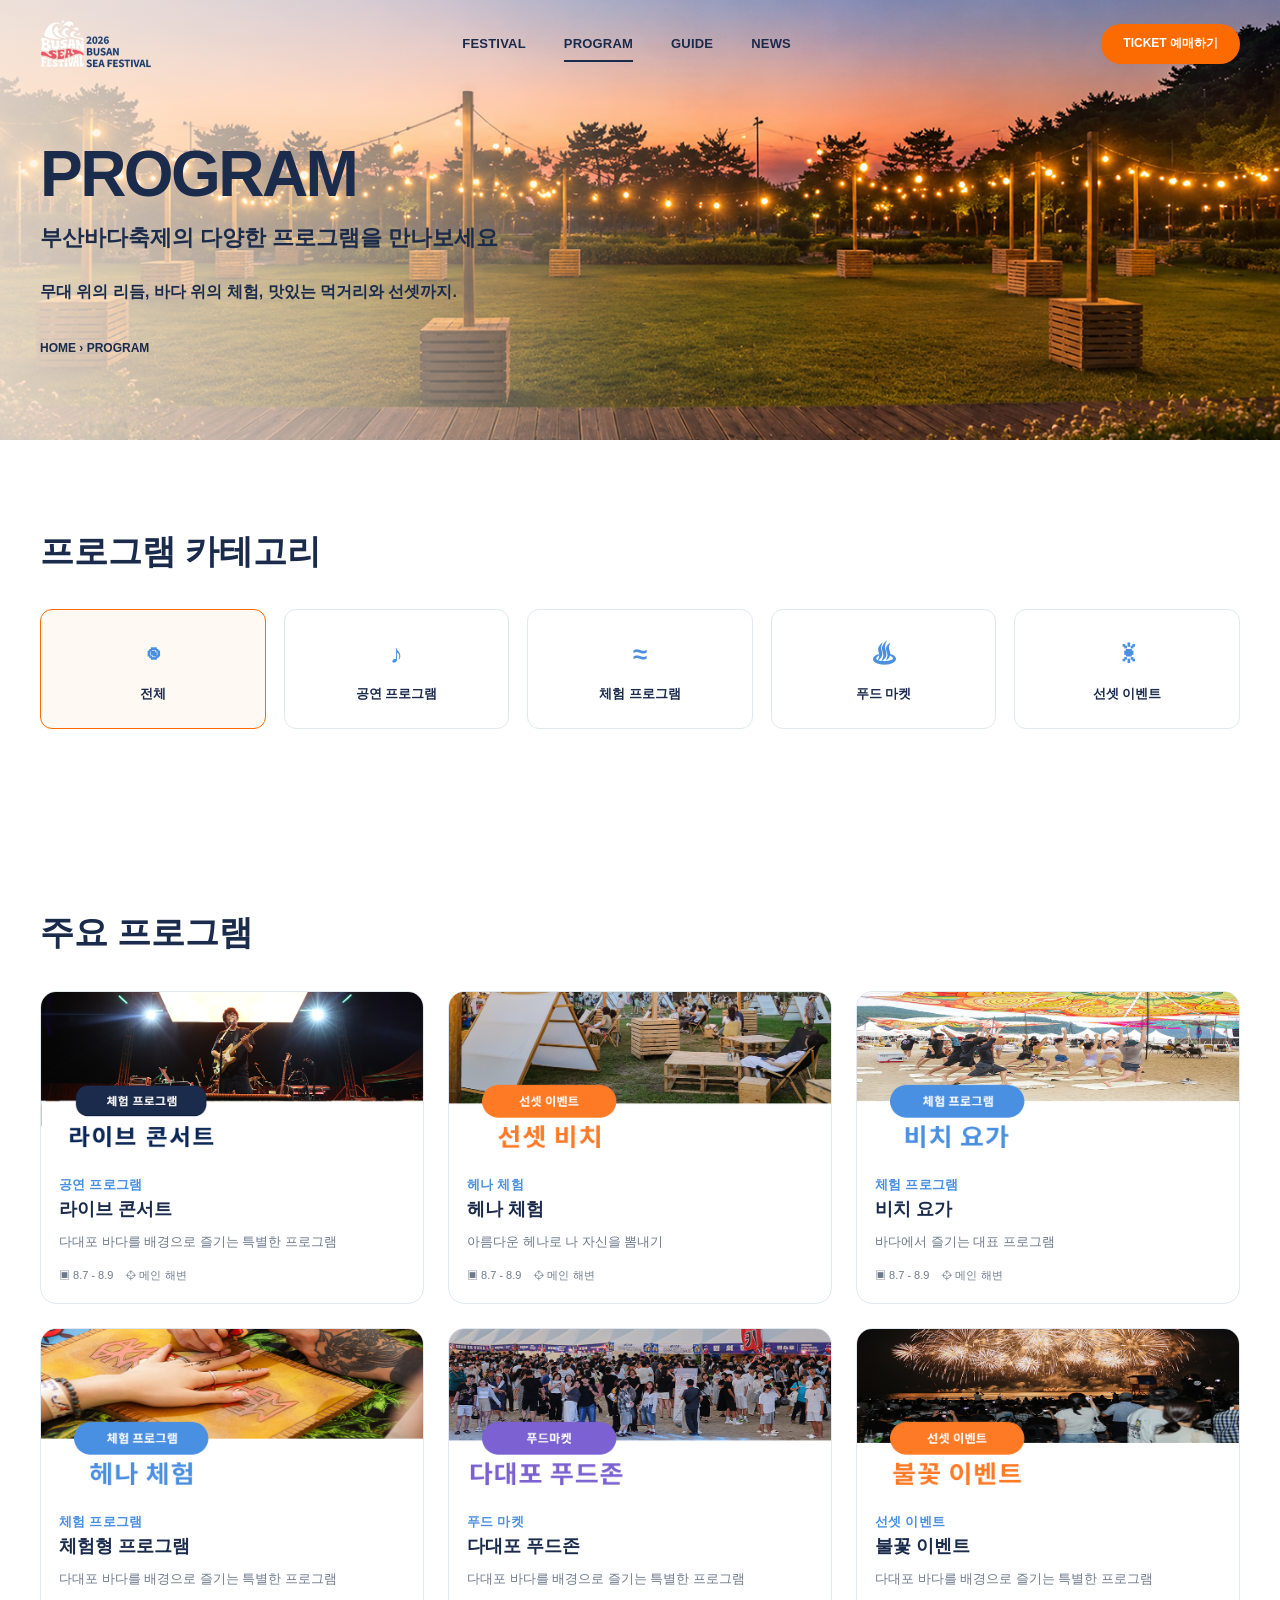
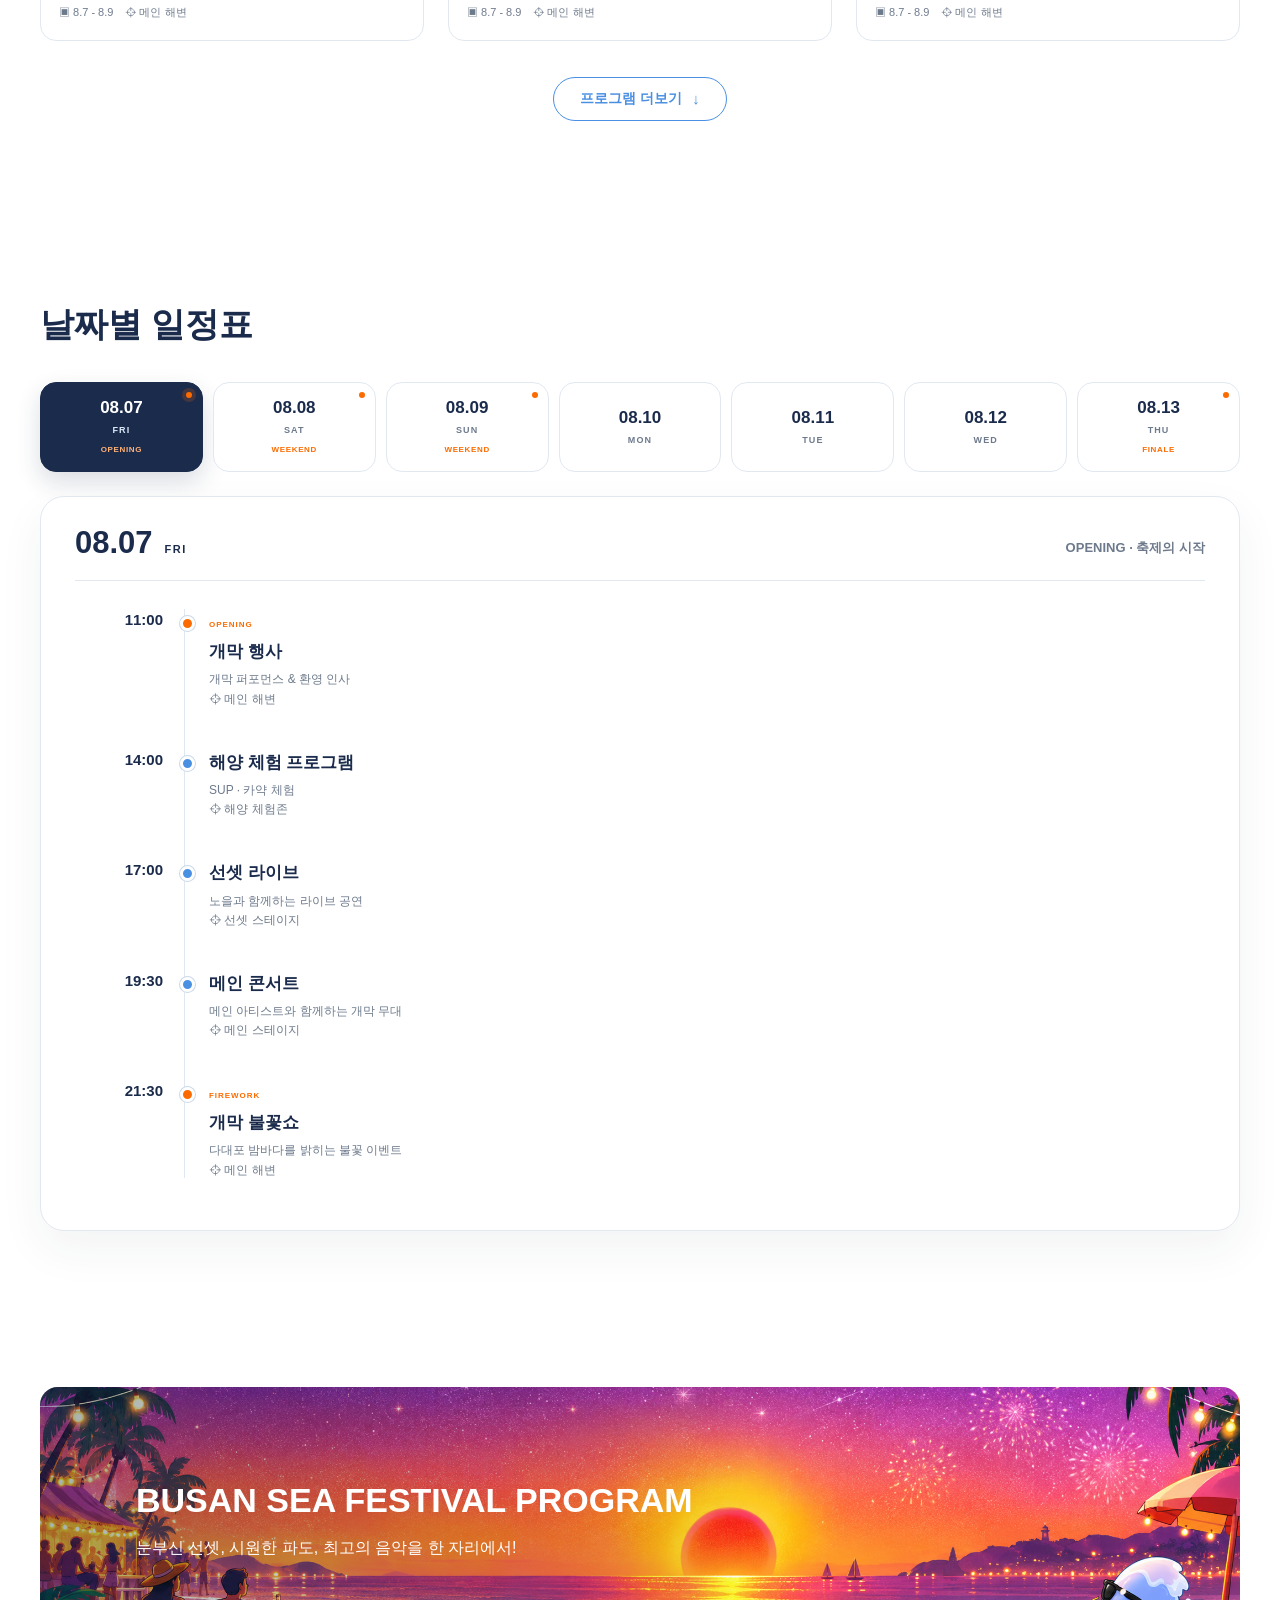
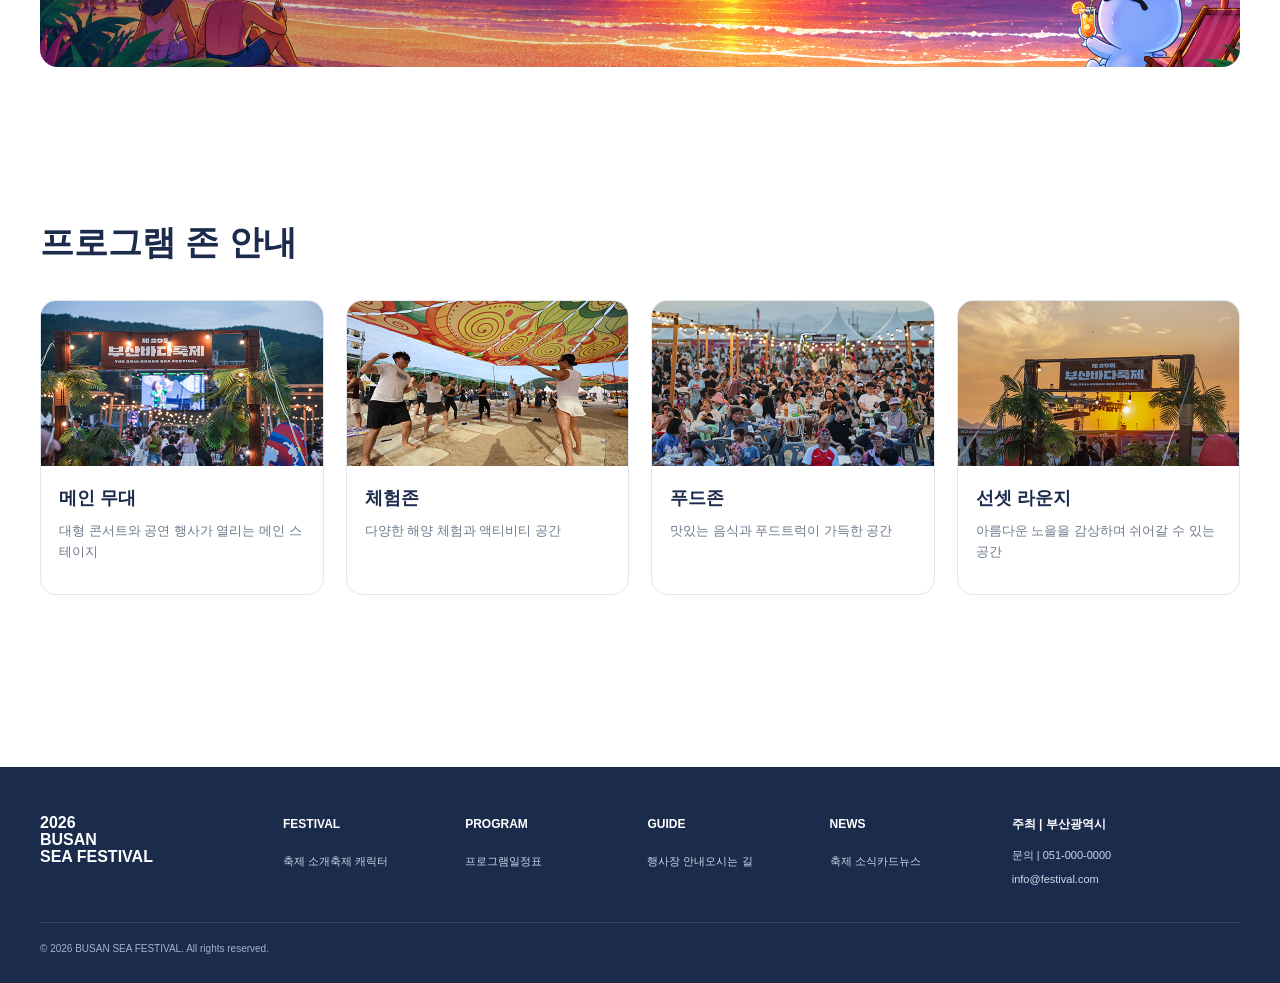
<file: program.html>
<!DOCTYPE html>
<html lang="ko">
<head>
<meta charset="UTF-8">
<meta name="viewport" content="width=device-width, initial-scale=1.0">
<link rel="icon" type="image/png" href="assets/favicon.png">
<title>PROGRAM | 부산바다축제</title>
<link rel="stylesheet" href="css/main.css">
<meta name="description" content="2026 부산바다축제의 공연, 체험, 푸드, 선셋 프로그램과 8월 7일부터 13일까지의 전체 일정을 확인하세요.">
<meta property="og:title" content="PROGRAM | 부산바다축제">
<meta property="og:description" content="2026 부산바다축제의 공연, 체험, 푸드, 선셋 프로그램과 8월 7일부터 13일까지의 전체 일정을 확인하세요.">
<meta property="og:type" content="website">
<meta property="og:site_name" content="2026 부산바다축제">
<meta property="og:url" content="https://jueunlee729.github.io/busan_sea_festival_web/program.html">
<meta property="og:image" content="https://jueunlee729.github.io/busan_sea_festival_web/assets/hero-sunset.jpg">
<meta property="og:image:alt" content="2026 부산바다축제">
<meta name="theme-color" content="#1B2B4C">
</head>
<body>
<a class="skip-link" href="#main-content">본문 바로가기</a>

<header class="site-header">
  <div class="header-inner">
    <a class="brand brand--home" href="index.html">
      <img src="assets/header-logo.png" alt="2026 부산바다축제 로고">
    </a>
    <nav class="gnb"><a class="" href="festival.html">FESTIVAL</a><a class="active" href="program.html">PROGRAM</a><a class="" href="guide.html">GUIDE</a><a class="" href="news.html">NEWS</a></nav>
    <div class="header-actions">
      <a class="btn btn--orange" href="ticket.html">TICKET 예매하기</a>
      <button class="menu-btn" aria-label="메뉴 열기">☰</button>
    </div>
  </div>
</header>
<main id="main-content" tabindex="-1">


<section class="hero sub-hero program-hero">
  <div class="container hero-content">
        <h1>PROGRAM</h1>
        <h2 style="font-size:22px;color:var(--navy-2);margin:14px 0 0">부산바다축제의 다양한 프로그램을 만나보세요</h2>
        <p class="hero-copy">무대 위의 리듬, 바다 위의 체험, 맛있는 먹거리와 선셋까지.</p>
        <div class="breadcrumb">HOME › PROGRAM</div>
        </div>
</section>

<section class="section">
  <div class="container">
    <h2 class="section-title">프로그램 카테고리</h2>
    <div class="category-grid">
      <button class="category active" data-program-filter="all"><i>◉</i>전체</button>
      <button class="category" data-program-filter="concert"><i>♪</i>공연 프로그램</button>
      <button class="category" data-program-filter="experience"><i>≈</i>체험 프로그램</button>
      <button class="category" data-program-filter="food"><i>♨</i>푸드 마켓</button>
      <button class="category" data-program-filter="sunset"><i>☀</i>선셋 이벤트</button>
    </div>
  </div>
</section>

<section class="section">
  <div class="container">
    <h2 class="section-title">주요 프로그램</h2>
    <div class="grid-3" id="program-list" data-program-list>

      <article class="card program-card" id="program-1" data-program-category="concert">
        <img src="assets/프로그램/라이브콘서트.png" alt="" loading="lazy">
        <div class="body">
          <div class="eyebrow">공연 프로그램</div>
          <h3>라이브 콘서트</h3><p>다대포 바다를 배경으로 즐기는 특별한 프로그램</p>
          <div class="meta"><span>▣ 8.7 - 8.9</span><span>⌖ 메인 해변</span></div>
        </div>
      </article>
      <article class="card program-card" id="program-2" data-program-category="sunset">
        <img src="assets/프로그램/선셋비치.png" alt="" loading="lazy">
        <div class="body">
          <div class="eyebrow">헤나 체험</div>
          <h3>헤나 체험</h3><p>아름다운 헤나로 나 자신을 뽐내기</p>
          <div class="meta"><span>▣ 8.7 - 8.9</span><span>⌖ 메인 해변</span></div>
        </div>
      </article>
      <article class="card program-card" id="program-3" data-program-category="experience">
        <img src="assets/프로그램/비치요가.png" alt="" loading="lazy">
        <div class="body">
          <div class="eyebrow">체험 프로그램</div>
          <h3>비치 요가</h3><p>바다에서 즐기는 대표 프로그램</p>
          <div class="meta"><span>▣ 8.7 - 8.9</span><span>⌖ 메인 해변</span></div>
        </div>
      </article>
      <article class="card program-card" id="program-4" data-program-category="experience">
        <img src="assets/프로그램/헤나 체험.png" alt="" loading="lazy">
        <div class="body">
          <div class="eyebrow">체험 프로그램</div>
          <h3>체험형 프로그램</h3><p>다대포 바다를 배경으로 즐기는 특별한 프로그램</p>
          <div class="meta"><span>▣ 8.7 - 8.9</span><span>⌖ 메인 해변</span></div>
        </div>
      </article>
      <article class="card program-card" id="program-5" data-program-category="food">
        <img src="assets/프로그램/다대포 푸드존.png" alt="" loading="lazy">
        <div class="body">
          <div class="eyebrow">푸드 마켓</div>
          <h3>다대포 푸드존</h3><p>다대포 바다를 배경으로 즐기는 특별한 프로그램</p>
          <div class="meta"><span>▣ 8.7 - 8.9</span><span>⌖ 메인 해변</span></div>
        </div>
      </article>
      <article class="card program-card" id="program-6" data-program-category="sunset">
        <img src="assets/프로그램/불꽃 이벤트.png" alt="" loading="lazy">
        <div class="body">
          <div class="eyebrow">선셋 이벤트</div>
          <h3>불꽃 이벤트</h3><p>다대포 바다를 배경으로 즐기는 특별한 프로그램</p>
          <div class="meta"><span>▣ 8.7 - 8.9</span><span>⌖ 메인 해변</span></div>
        </div>
      </article>
      <article class="card program-card" id="program-7" data-program-category="concert" data-program-extra hidden>
        <img src="assets/프로그램/비치오프닝.png" alt="" loading="lazy">
        <div class="body">
          <div class="eyebrow">공연 프로그램</div>
          <h3>비치 오프닝</h3><p>여름 바다에서 시작하는 특별한 무대</p>
          <div class="meta"><span>▣ 8.7</span><span>⌖ 메인 해변</span></div>
        </div>
      </article>
      <article class="card program-card" id="program-8" data-program-category="sunset" data-program-extra hidden>
        <img src="assets/프로그램/선셋DJ파티.png" alt="" loading="lazy">
        <div class="body">
          <div class="eyebrow">선셋 이벤트</div>
          <h3>선셋 DJ 파티</h3><p>노을과 음악이 함께하는 비치 파티</p>
          <div class="meta"><span>▣ 8.8 - 8.10</span><span>⌖ 선셋 라운지</span></div>
        </div>
      </article>
      <article class="card program-card" id="program-9" data-program-category="experience" data-program-extra hidden>
        <img src="assets/프로그램/모닝 웰리스.png" alt="" loading="lazy">
        <div class="body">
          <div class="eyebrow">체험 프로그램</div>
          <h3>모닝 웰니스</h3><p>파도 소리와 함께 여는 건강한 아침</p>
          <div class="meta"><span>▣ 8.9 - 8.11</span><span>⌖ 요가 존</span></div>
        </div>
      </article>
    </div>
    <div class="program-more-wrap" data-program-more-wrap>
      <button class="btn btn--outline program-more-btn" type="button" data-program-more aria-expanded="false" aria-controls="program-list">프로그램 더보기 <span aria-hidden="true">↓</span></button>
    </div>
  </div>
</section>

<section class="section" id="schedule">
  <div class="container">
    <h2 class="section-title">날짜별 일정표</h2>
    <div class="festival-schedule" data-festival-schedule>
      <div class="festival-schedule__tabs" data-schedule-tabs role="tablist" aria-label="축제 날짜 선택"></div>
      <div class="festival-schedule__panel" data-schedule-panel role="tabpanel" aria-live="polite"></div>
    </div>
  </div>
</section>

<section class="section--tight">
  <div class="container promo-banner">
    <img src="assets/프로그램/프로그램 배너.png" alt="" loading="lazy">
    <div class="overlay"><div><h2>BUSAN SEA FESTIVAL PROGRAM</h2><p>눈부신 선셋, 시원한 파도, 최고의 음악을 한 자리에서!</p></div></div>
  </div>
</section>

<section class="section">
  <div class="container">
    <h2 class="section-title">프로그램 존 안내</h2>
    <div class="grid-4">
      <div class="card program-card"><img src="assets/프로그램/메인무대.png" loading="lazy"><div class="body"><h3>메인 무대</h3><p>대형 콘서트와 공연 행사가 열리는 메인 스테이지</p></div></div>
      <div class="card program-card"><img src="assets/프로그램/체험존.png" loading="lazy"><div class="body"><h3>체험존</h3><p>다양한 해양 체험과 액티비티 공간</p></div></div>
      <div class="card program-card"><img src="assets/프로그램/푸드존.png" loading="lazy"><div class="body"><h3>푸드존</h3><p>맛있는 음식과 푸드트럭이 가득한 공간</p></div></div>
      <div class="card program-card"><img src="assets/프로그램/선셋라운지.png" loading="lazy"><div class="body"><h3>선셋 라운지</h3><p>아름다운 노을을 감상하며 쉬어갈 수 있는 공간</p></div></div>
    </div>
  </div>
</section>


</main>
<footer class="footer">
  <div class="container">
    <div class="footer-grid">
      <div class="footer-brand">2026<br>BUSAN<br>SEA FESTIVAL</div>
      <div><h4>FESTIVAL</h4><a href="festival.html">축제 소개</a><a href="festival.html#character">축제 캐릭터</a></div>
      <div><h4>PROGRAM</h4><a href="program.html">프로그램</a><a href="program.html#schedule">일정표</a></div>
      <div><h4>GUIDE</h4><a href="guide.html">행사장 안내</a><a href="guide.html#transport">오시는 길</a></div>
      <div><h4>NEWS</h4><a href="news.html">축제 소식</a><a href="news.html">카드뉴스</a></div>
      <div><h4>주최 | 부산광역시</h4><p>문의 | 051-000-0000</p><p>info@festival.com</p></div>
    </div>
    <div class="copy">© 2026 BUSAN SEA FESTIVAL. All rights reserved.</div>
  </div>
</footer>

<script src="js/main.js?v=schedule-data"></script>
</body>
</html>
</file>
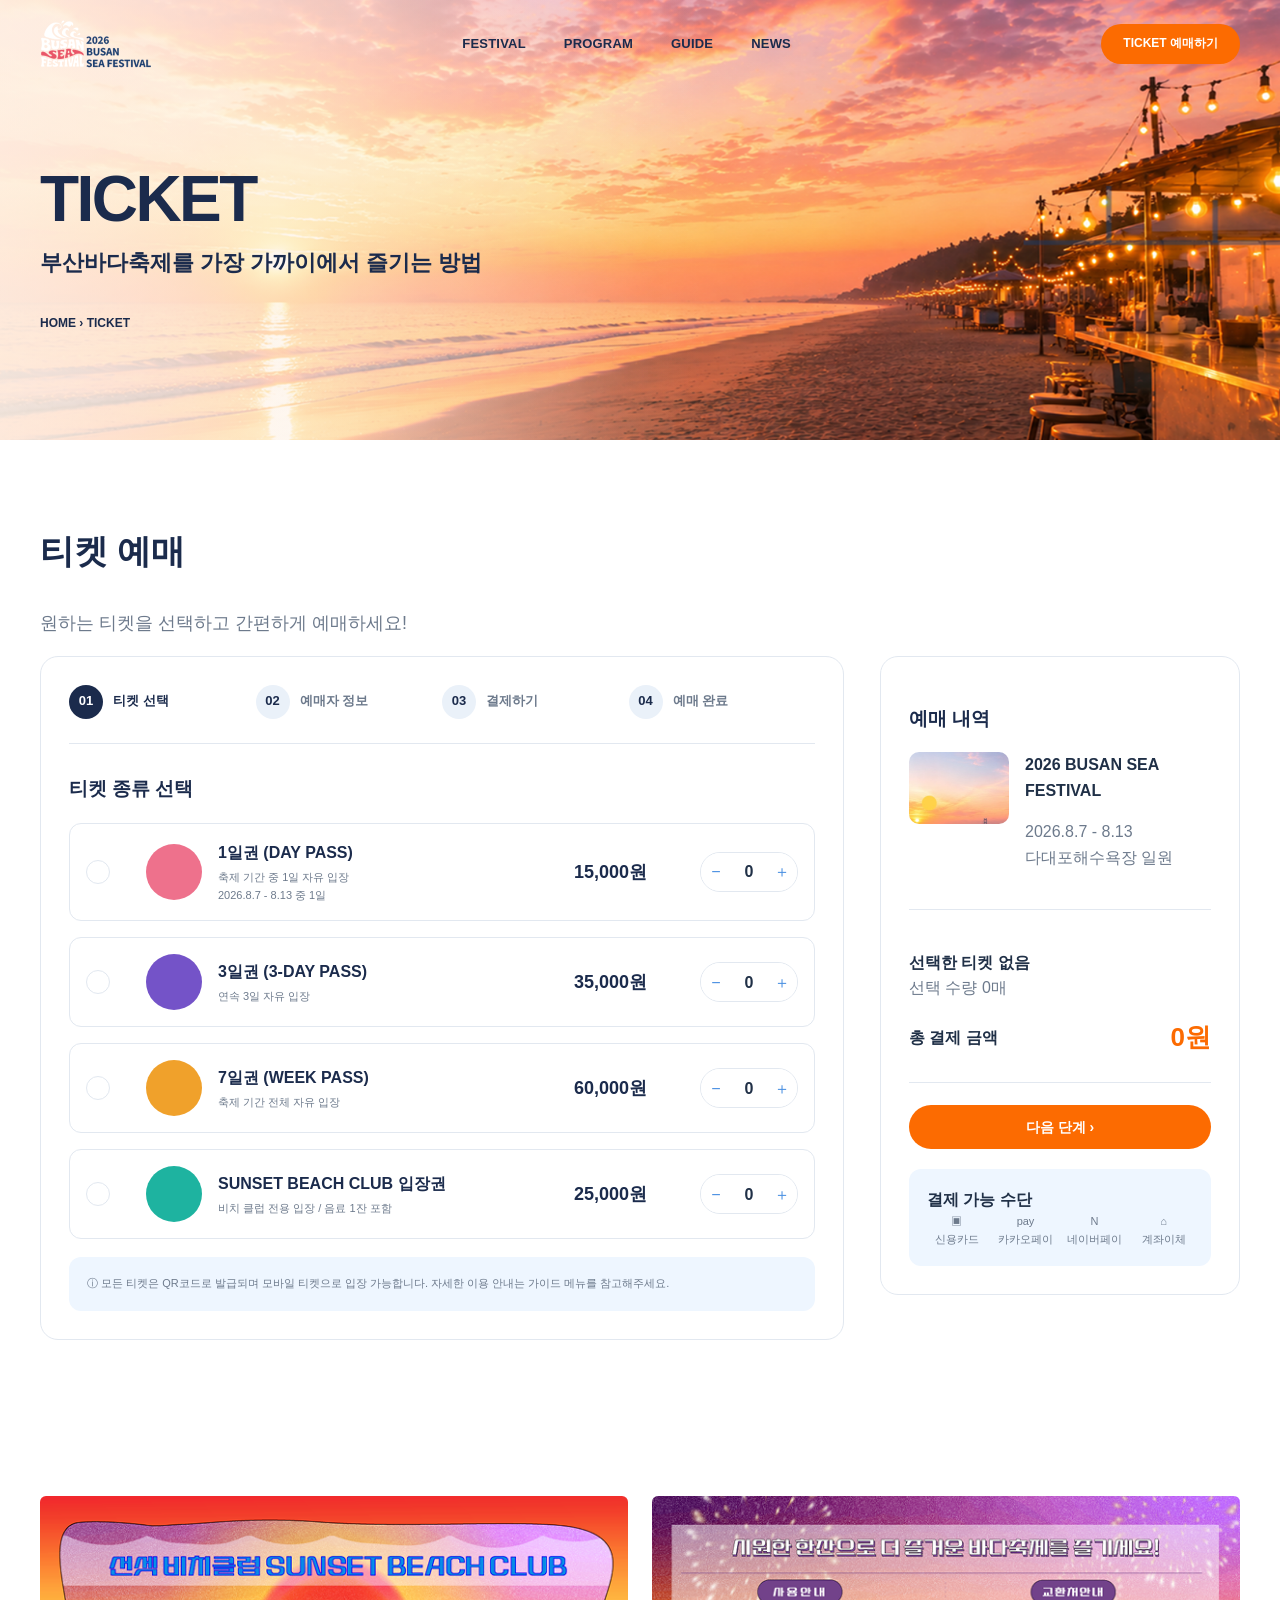
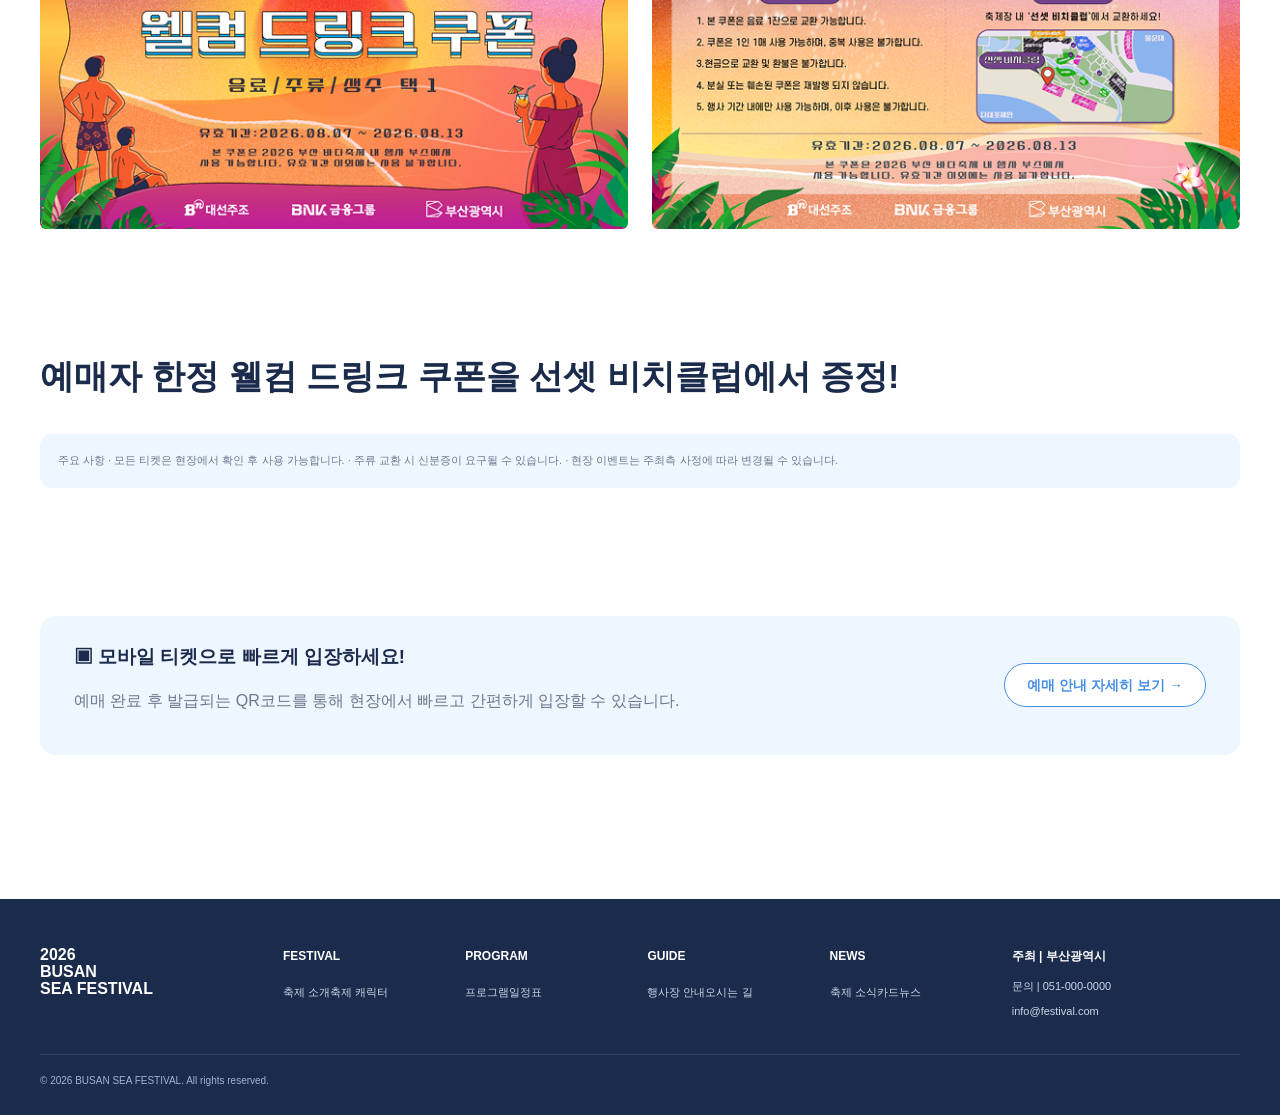
<file: ticket.html>
<!DOCTYPE html>
<html lang="ko">
<head>
<meta charset="UTF-8">
<meta name="viewport" content="width=device-width, initial-scale=1.0">
<link rel="icon" type="image/png" href="assets/favicon.png">
<title>TICKET | 부산바다축제</title>
<link rel="stylesheet" href="css/main.css">
<meta name="description" content="2026 부산바다축제의 티켓 종류와 예매 정보를 확인하세요.">
<meta property="og:title" content="TICKET | 부산바다축제">
<meta property="og:description" content="2026 부산바다축제의 티켓 종류와 예매 정보를 확인하세요.">
<meta property="og:type" content="website">
<meta property="og:site_name" content="2026 부산바다축제">
<meta property="og:url" content="https://jueunlee729.github.io/busan_sea_festival_web/ticket.html">
<meta property="og:image" content="https://jueunlee729.github.io/busan_sea_festival_web/assets/hero-sunset.jpg">
<meta property="og:image:alt" content="2026 부산바다축제">
<meta name="theme-color" content="#1B2B4C">
</head>
<body>
<a class="skip-link" href="#main-content">본문 바로가기</a>

<header class="site-header">
  <div class="header-inner">
    <a class="brand brand--home" href="index.html">
      <img src="assets/header-logo.png" alt="2026 부산바다축제 로고">
      
    </a>
    <nav class="gnb"><a class="" href="festival.html">FESTIVAL</a><a class="" href="program.html">PROGRAM</a><a class="" href="guide.html">GUIDE</a><a class="" href="news.html">NEWS</a></nav>
    <div class="header-actions">
      <a class="btn btn--orange" href="ticket.html">TICKET 예매하기</a>
      <button class="menu-btn" aria-label="메뉴 열기">☰</button>
    </div>
  </div>
</header>
<main id="main-content" tabindex="-1">


<section class="hero sub-hero ticket-hero">
  <div class="container hero-content">
        
        <h1>TICKET</h1>
        <h2 style="font-size:22px;color:var(--navy-2);margin:14px 0 0">부산바다축제를 가장 가까이에서 즐기는 방법</h2>
        
        
        <div class="breadcrumb">HOME › TICKET</div>
        </div>
</section>

<section class="section">
  <div class="container">
    <h2 class="section-title">티켓 예매</h2>
    <p class="lead">원하는 티켓을 선택하고 간편하게 예매하세요!</p>
    <div class="ticket-layout">
      <div class="ticket-panel">
        <div class="steps">
          <div class="step active" data-ticket-step-indicator="1" aria-current="step"><span>01</span>티켓 선택</div>
          <div class="step" data-ticket-step-indicator="2"><span>02</span>예매자 정보</div>
          <div class="step" data-ticket-step-indicator="3"><span>03</span>결제하기</div>
          <div class="step" data-ticket-step-indicator="4"><span>04</span>예매 완료</div>
        </div>
        <div class="ticket-step-panel active" data-ticket-step="1">
        <h3 style="color:var(--navy)" tabindex="-1" data-ticket-step-title>티켓 종류 선택</h3>
        <div class="ticket-options">
          <div class="ticket-option" data-price="15000" data-name="1일권 (DAY PASS)">
            <button type="button" class="ticket-radio" aria-pressed="false" aria-label="1일권 선택"></button><div class="ticket-badge"></div>
            <div><h4>1일권 (DAY PASS)</h4><p>축제 기간 중 1일 자유 입장<br>2026.8.7 - 8.13 중 1일</p></div>
            <div class="ticket-price">15,000원</div><div class="qty"><button data-qty-minus>−</button><strong data-qty>0</strong><button data-qty-plus>＋</button></div>
          </div>
          <div class="ticket-option" data-price="35000" data-name="3일권 (3-DAY PASS)">
            <button type="button" class="ticket-radio" aria-pressed="false" aria-label="3일권 선택"></button><div class="ticket-badge" style="background:#7453c8"></div>
            <div><h4>3일권 (3-DAY PASS)</h4><p>연속 3일 자유 입장</p></div>
            <div class="ticket-price">35,000원</div><div class="qty"><button data-qty-minus>−</button><strong data-qty>0</strong><button data-qty-plus>＋</button></div>
          </div>
          <div class="ticket-option" data-price="60000" data-name="7일권 (WEEK PASS)">
            <button type="button" class="ticket-radio" aria-pressed="false" aria-label="7일권 선택"></button><div class="ticket-badge" style="background:#f0a12b"></div>
            <div><h4>7일권 (WEEK PASS)</h4><p>축제 기간 전체 자유 입장</p></div>
            <div class="ticket-price">60,000원</div><div class="qty"><button data-qty-minus>−</button><strong data-qty>0</strong><button data-qty-plus>＋</button></div>
          </div>
          <div class="ticket-option" data-price="25000" data-name="SUNSET BEACH CLUB 입장권">
            <button type="button" class="ticket-radio" aria-pressed="false" aria-label="SUNSET BEACH CLUB 입장권 선택"></button><div class="ticket-badge" style="background:#1eb3a0"></div>
            <div><h4>SUNSET BEACH CLUB 입장권</h4><p>비치 클럽 전용 입장 / 음료 1잔 포함</p></div>
            <div class="ticket-price">25,000원</div><div class="qty"><button data-qty-minus>−</button><strong data-qty>0</strong><button data-qty-plus>＋</button></div>
          </div>
        </div>
        <div class="ticket-note">ⓘ 모든 티켓은 QR코드로 발급되며 모바일 티켓으로 입장 가능합니다. 자세한 이용 안내는 가이드 메뉴를 참고해주세요.</div>
        </div>
        <div class="ticket-step-panel" data-ticket-step="2" hidden>
          <h3 class="ticket-form-title" tabindex="-1" data-ticket-step-title>예매자 정보</h3>
          <p class="muted">티켓 발급을 위해 예매자 정보를 입력해주세요.</p>
          <form class="ticket-booker-form" data-ticket-booker-form>
            <div class="ticket-form-field">
              <label for="ticket-name">이름 *</label>
              <input id="ticket-name" name="name" type="text" autocomplete="name" placeholder="홍길동" required>
            </div>
            <div class="ticket-form-field">
              <label for="ticket-phone">연락처 *</label>
              <input id="ticket-phone" name="phone" type="tel" inputmode="tel" autocomplete="tel" placeholder="010-0000-0000" required>
            </div>
            <div class="ticket-form-field">
              <label for="ticket-email">이메일 *</label>
              <input id="ticket-email" name="email" type="email" autocomplete="email" placeholder="example@email.com" required>
            </div>
            <label class="ticket-form-consent" for="ticket-consent">
              <input id="ticket-consent" name="consent" type="checkbox" required>
              <span>개인정보 수집 및 이용에 동의합니다. (필수) *</span>
            </label>
            <div class="ticket-form-actions">
              <button type="button" class="btn btn--outline" data-ticket-prev="1">‹ 이전 단계</button>
              <button type="submit" class="btn btn--orange">다음 단계 ›</button>
            </div>
          </form>
        </div>
        <div class="ticket-step-panel" data-ticket-step="3" hidden>
          <h3 class="ticket-form-title" tabindex="-1" data-ticket-step-title>결제하기</h3>
          <p class="muted">결제수단을 선택하고 예매 내용을 확인해주세요.</p>
          <div class="ticket-payment-summary">
            <h4>예매 상품</h4>
            <ul data-payment-tickets></ul>
            <p>선택 티켓 수량 <strong data-payment-qty></strong></p>
            <div class="ticket-payment-total"><span>총 결제 금액</span><strong data-payment-total></strong></div>
          </div>
          <form class="ticket-payment-form" data-ticket-payment-form>
            <fieldset class="ticket-payment-methods">
              <legend>결제수단 선택</legend>
              <div class="ticket-payment-grid">
                <label class="ticket-payment-card"><input type="radio" name="payment-method" value="card"><span><strong>신용 / 체크카드</strong><small>일반 카드 결제</small></span></label>
                <label class="ticket-payment-card"><input type="radio" name="payment-method" value="kakao"><span><strong>카카오페이</strong><small>간편결제</small></span></label>
                <label class="ticket-payment-card"><input type="radio" name="payment-method" value="naver"><span><strong>네이버페이</strong><small>간편결제</small></span></label>
                <label class="ticket-payment-card"><input type="radio" name="payment-method" value="transfer"><span><strong>계좌이체</strong><small>실시간 계좌이체</small></span></label>
              </div>
            </fieldset>
            <div class="ticket-form-actions ticket-payment-actions">
              <button type="button" class="btn btn--outline" data-ticket-prev="2">‹ 이전 단계</button>
              <button type="submit" class="btn btn--orange" aria-describedby="ticket-payment-error"><span data-payment-button-total></span> 결제하기</button>
            </div>
            <p id="ticket-payment-error" class="ticket-selection-error" data-ticket-payment-error role="alert" hidden></p>
          </form>
        </div>
        <div class="ticket-step-panel" data-ticket-step="4" hidden>
          <div class="ticket-completion-heading">
            <div class="ticket-completion-icon" aria-hidden="true">✓</div>
            <h3 class="ticket-form-title" tabindex="-1" data-ticket-step-title>예매가 완료되었습니다!</h3>
            <p class="muted">2026 부산바다축제에서 만나요.</p>
            <div class="ticket-booking-number">예매번호<strong data-booking-number></strong></div>
          </div>
          <div class="ticket-completion-grid">
            <div class="ticket-mobile-pass">
              <div class="ticket-demo-qr" role="img" aria-label="예매 완료 모바일 티켓 QR 코드 예시">
                <span class="ticket-demo-qr-finder"></span><span class="ticket-demo-qr-finder"></span><span class="ticket-demo-qr-finder"></span>
              </div>
              <strong>모바일 티켓</strong>
              <p class="muted">현장 입장 시 예매 내역을 확인해주세요.</p>
            </div>
            <div class="ticket-payment-summary ticket-completion-summary">
              <h4>예매 내역</h4>
              <ul data-completion-tickets></ul>
              <p>총 <strong data-completion-qty></strong></p>
              <p>결제수단<br><strong data-completion-method></strong></p>
              <div class="ticket-payment-total"><span>총 결제 금액</span><strong data-completion-total></strong></div>
            </div>
          </div>
          <p class="ticket-completion-demo muted">본 페이지는 포트폴리오용 가상 예매 화면입니다.</p>
          <a href="index.html" class="btn btn--orange ticket-completion-home">홈으로 돌아가기</a>
        </div>
      </div>

      <aside class="summary-panel">
        <h3 style="color:var(--navy)">예매 내역</h3>
        <div class="summary-thumb"><img src="assets/summary-thumb.png" alt=""><div><b>2026 BUSAN SEA FESTIVAL</b><p class="muted">2026.8.7 - 8.13<br>다대포해수욕장 일원</p></div></div>
        <div class="summary-total">
          <p><b data-summary-name>선택한 티켓 없음</b><br><span class="muted">선택 수량 <span data-summary-qty>0매</span></span></p>
          <div class="total"><span>총 결제 금액</span><strong data-ticket-total>0원</strong></div>
        </div>
        <div data-ticket-step-actions="1">
          <button type="button" class="btn btn--orange" style="width:100%" data-ticket-next="2" aria-describedby="ticket-selection-error">다음 단계 ›</button>
          <p id="ticket-selection-error" class="ticket-selection-error" data-ticket-selection-error role="alert" hidden></p>
        </div>
        <div class="payment-box"><b>결제 가능 수단</b><div class="payment-icons"><span>▣<br>신용카드</span><span>pay<br>카카오페이</span><span>N<br>네이버페이</span><span>⌂<br>계좌이체</span></div></div>
      </aside>
    </div>
  </div>
</section>

<section class="section--tight">
  <div class="container coupon-grid">
    <img src="assets/티켓/음료쿠폰0727 copy 1.png" alt="웰컴 드링크 쿠폰" loading="lazy">
    <img src="assets/티켓/음료쿠폰4 뒷면@4x 1-1.png" alt="비치클럽 이용 안내" loading="lazy">
  </div>
</section>

<section class="section--tight">
  <div class="container">
    <h2 class="section-title">예매자 한정 웰컴 드링크 쿠폰을 선셋 비치클럽에서 증정!</h2>
    <div class="ticket-note">주요 사항 · 모든 티켓은 현장에서 확인 후 사용 가능합니다. · 주류 교환 시 신분증이 요구될 수 있습니다. · 현장 이벤트는 주최측 사정에 따라 변경될 수 있습니다.</div>
  </div>
</section>

<section class="section--tight">
  <div class="container mobile-ticket">
    <div><h3 style="margin:0;color:var(--navy)">▣ 모바일 티켓으로 빠르게 입장하세요!</h3><p class="muted">예매 완료 후 발급되는 QR코드를 통해 현장에서 빠르고 간편하게 입장할 수 있습니다.</p></div>
    <a class="btn btn--outline" href="guide.html">예매 안내 자세히 보기 →</a>
  </div>
</section>


</main>
<footer class="footer">
  <div class="container">
    <div class="footer-grid">
      <div class="footer-brand">2026<br>BUSAN<br>SEA FESTIVAL</div>
      <div><h4>FESTIVAL</h4><a href="festival.html">축제 소개</a><a href="festival.html#character">축제 캐릭터</a></div>
      <div><h4>PROGRAM</h4><a href="program.html">프로그램</a><a href="program.html#schedule">일정표</a></div>
      <div><h4>GUIDE</h4><a href="guide.html">행사장 안내</a><a href="guide.html#transport">오시는 길</a></div>
      <div><h4>NEWS</h4><a href="news.html">축제 소식</a><a href="news.html">카드뉴스</a></div>
      <div><h4>주최 | 부산광역시</h4><p>문의 | 051-000-0000</p><p>info@festival.com</p></div>
    </div>
    <div class="copy">© 2026 BUSAN SEA FESTIVAL. All rights reserved.</div>
  </div>
</footer>

<script src="js/main.js"></script>
</body>
</html>
</file>
<file: css/main.css>
:root{

  /* 제목, 본문 주요 텍스트 */

  --navy:#1B2B4C;  
  --navy-2:var(--navy);

  /* 링크, 서브 포인트 */

  --blue:#4A90E2;
  --blue-soft:#EEF6FF;

  /* 버튼, 중요 일정, 강조 */ 

  --orange: #FC6B01;

  /* 메인 포인트 */

 --coral: #F45667; 
  
  --green:#20A86B;
  --purple:#7A5BD2;

  --text:#203047;
  --muted:#6D7A8C;
  --border:#E2E8F0;
  --surface:#F8FAFC;
  --white:#fff;
      
      
  --max:1200px;
  --radius:18px;
  --shadow:0 12px 32px rgba(27,43,76,.08);

}

/* HOME news cards */
.home-news__head{display:flex;align-items:flex-end;justify-content:space-between;gap:28px;margin-bottom:34px}
.home-news__head .section-title{margin:0}
.home-news__more{display:inline-flex;align-items:center;gap:10px;color:var(--navy);font-size:12px;font-weight:900;white-space:nowrap}
.home-news__more span{font-size:17px;transition:transform .2s ease}
.home-news__grid{display:grid;grid-template-columns:repeat(4,minmax(0,1fr));gap:18px}
.home-news-card{position:relative;isolation:isolate;height:220px;overflow:hidden;border-radius:22px;background:var(--navy);box-shadow:0 10px 28px rgba(27,43,76,.08);transition:transform .25s ease,box-shadow .25s ease}
.home-news-card img{width:100%;height:100%;object-fit:cover;transition:transform .4s ease}
.home-news-card__overlay{position:absolute;z-index:1;inset:0;background:color-mix(in srgb,var(--news-accent) 48%,transparent);transition:background .25s ease}
.home-news-card--coral{--news-accent:var(--coral)}
.home-news-card--orange{--news-accent:var(--orange)}
.home-news-card--blue{--news-accent:var(--blue)}
.home-news-card--navy{--news-accent:var(--navy)}
.home-news-card__content{position:absolute;z-index:2;inset:0;display:flex;flex-direction:column;justify-content:space-between;padding:22px;color:#fff}
.home-news-card__category{align-self:flex-start;padding:6px 10px;border:1px solid rgba(255,255,255,.45);border-radius:999px;background:rgba(27,43,76,.12);font-size:9px;font-weight:900;letter-spacing:.1em;backdrop-filter:blur(5px)}
.home-news-card strong{display:-webkit-box;overflow:hidden;-webkit-box-orient:vertical;-webkit-line-clamp:3;font-size:18px;line-height:1.42;text-shadow:0 2px 12px rgba(7,24,47,.22)}
@media (hover:hover) and (pointer:fine){
  .home-news__more:hover span{transform:translateX(4px)}
  .home-news-card:hover{transform:translateY(-4px);box-shadow:0 17px 38px rgba(27,43,76,.14)}
  .home-news-card:hover img{transform:scale(1.035)}
  .home-news-card:hover .home-news-card__overlay{background:color-mix(in srgb,var(--news-accent) 55%,transparent)}
}
@media (max-width:1024px){
  .home-news__grid{grid-template-columns:repeat(2,minmax(0,1fr));gap:16px}
}
@media (max-width:768px){
  .home-news-card__content{padding:20px}
}
@media (max-width:480px){
  .home-news__head{align-items:flex-start;flex-direction:column;gap:15px;margin-bottom:24px}
  .home-news__grid{gap:11px}
  .home-news-card{height:205px;border-radius:18px}
  .home-news-card__content{padding:15px}
  .home-news-card__category{padding:5px 8px;font-size:8px}
  .home-news-card strong{font-size:14px;line-height:1.38}
}

*{box-sizing:border-box}
html{scroll-behavior:smooth}
body{
  margin:0;
  color:var(--text);
  font-family:Pretendard,"Noto Sans KR","Apple SD Gothic Neo",Arial,sans-serif;
  background:#fff;
  line-height:1.6;
}
img{display:block;max-width:100%}
a{text-decoration:none;color:inherit}
button,input,select{font:inherit}
button{cursor:pointer}

.container{width:min(var(--max),calc(100% - 48px));margin-inline:auto}
.section{padding:92px 0}
.section--tight{padding:64px 0}
.section-title{font-size:34px;line-height:1.15;margin:0 0 38px;color:var(--navy);font-weight:800}
.section-title::after{
  display:none;
}
.eyebrow{font-size:13px;font-weight:800;color:var(--blue);letter-spacing:.02em}
.lead{font-size:18px;color:var(--muted);max-width:720px}
.muted{color:var(--muted)}
.card{
  background:#fff;border:1px solid var(--border);border-radius:16px;
  overflow:hidden;transition:.2s ease;
}
.card:hover{transform:translateY(-3px);box-shadow:var(--shadow)}
.btn{
  display:inline-flex;align-items:center;justify-content:center;gap:8px;
  min-height:44px;padding:0 22px;border-radius:999px;border:1px solid transparent;
  font-weight:800;font-size:14px;transition:.2s ease;
}
.btn--primary{background:var(--navy);color:#fff}
.btn--orange{background:var(--orange);color:#fff}
.btn--outline{border-color:var(--blue);color:var(--blue);background:#fff}
.btn--ghost{border-color:rgba(27,43,76,.35);color:var(--navy);background:rgba(255,255,255,.16)}
.btn:hover{filter:brightness(.97);transform:translateY(-1px)}

.site-header{
  position:absolute;inset:0 0 auto;z-index:20;height:80px;color:var(--navy-2)
}
.header-inner{
  width:min(var(--max),calc(100% - 48px));height:80px;margin:auto;
  display:flex;align-items:center;justify-content:space-between;gap:32px
}
.brand{display:flex;align-items:center;gap:10px;font-size:12px;font-weight:900;line-height:1.05}
.brand img{width:66px;height:46px;object-fit:cover;object-position:left top;border-radius:3px}
.gnb{display:flex;align-items:center;gap:46px;font-size:14px;font-weight:800}
.gnb a{position:relative}
.gnb a.active::after{content:"";position:absolute;left:0;right:0;bottom:-8px;height:2px;background:currentColor}
.header-actions{display:flex;align-items:center;gap:16px}
.menu-btn{
  display:none;width:44px;height:44px;border:0;background:transparent;color:var(--navy);
  font-size:24px
}

.hero{
  min-height:520px;position:relative;display:flex;align-items:center;
  background:
    linear-gradient(90deg,rgba(255,255,255,.18),rgba(255,255,255,.02)),
    url("../assets/hero-sunset.jpg") center/cover no-repeat;
  overflow:hidden
}
.hero::before{
  content:"";position:absolute;inset:0;
  background:linear-gradient(90deg,rgba(255,235,218,.48) 0%,rgba(255,255,255,0) 55%)
}
.hero-content{position:relative;z-index:2;padding-top:60px}
.hero h1{margin:0;color:var(--navy-2);font-size:72px;line-height:.95;font-weight:900;letter-spacing:-.04em}
.hero .year{color:var(--orange);font-size:30px;font-weight:900;margin-bottom:12px}
.hero p{font-weight:700;color:var(--navy-2)}
.hero-meta{font-size:18px;font-weight:900;color:var(--navy-2)}
.hero-cta{margin-top:24px}
.sub-hero{min-height:440px}
.sub-hero h1{font-size:64px;line-height:1}
.sub-hero .hero-copy{max-width:540px;margin-top:24px}
.breadcrumb{margin-top:34px;font-size:12px;font-weight:800;color:var(--navy-2)}

.quick-nav{
  margin-top:-2px;padding:34px 0;background:#fff
}
.quick-grid{
  border:1px solid var(--border);border-radius:18px;display:grid;grid-template-columns:repeat(6,1fr);
  padding:22px;gap:0;background:#fff
}
.quick-item{text-align:center;padding:16px 10px;border-right:1px solid var(--border);font-size:12px;font-weight:800}
.quick-item:last-child{border-right:0}
.quick-icon{font-size:24px;color:var(--blue);margin-bottom:5px}

.split{display:grid;grid-template-columns:1fr 1.45fr;gap:70px;align-items:center}
.split--reverse{grid-template-columns:1.45fr 1fr}
.info-list{display:grid;gap:12px;margin:30px 0}
.info-row{display:grid;grid-template-columns:64px 1fr;gap:10px;font-size:14px}
.info-row b{color:var(--navy)}
.image-panel{border-radius:28px;overflow:hidden;background:var(--surface)}
.image-panel img{width:100%;height:100%;object-fit:cover}

.video-grid{display:grid;grid-template-columns:minmax(0,2fr) minmax(280px,1fr);grid-template-rows:repeat(2,minmax(0,1fr));height:clamp(430px,38vw,500px);gap:18px}
.video-card{
  position:relative;overflow:hidden;border-radius:22px;background:#eaf0f6;
  box-shadow:0 12px 30px rgba(27,43,76,.08);
  transition:transform .28s ease,box-shadow .28s ease
}
.video-card--main{grid-row:1/3}
.video-card[data-video-open]{cursor:pointer}
.home-video-modal[hidden]{display:none}
.home-video-modal{position:fixed;inset:0;z-index:1200;display:grid;place-items:center}
.home-video-modal__backdrop{position:absolute;inset:0;background:rgba(8,19,39,.82)}
.home-video-modal__dialog{position:relative;width:calc(100% - 24px);max-width:1000px;max-height:calc(100vh - 24px);max-height:calc(100dvh - 24px);overflow:auto;border-radius:18px;background:var(--navy);color:#fff}
.home-video-modal__header{display:flex;align-items:center;justify-content:space-between;gap:16px;padding:12px 20px}
.home-video-modal__header h2{margin:0;min-width:0;font-size:18px;overflow-wrap:anywhere}
.home-video-modal__close{flex:0 0 44px;width:44px;height:44px;border:0;border-radius:50%;background:transparent;color:#fff;font-size:30px}
.home-video-modal__player video{display:block;width:100%;aspect-ratio:16/9;background:#000;object-fit:contain}
body.home-video-modal-open{overflow:hidden}
.video-card::after{
  content:"";position:absolute;inset:0;
  background:linear-gradient(180deg,transparent 42%,rgba(7,27,54,.78) 100%);
  pointer-events:none
}
.video-card img{width:100%;height:100%;object-fit:cover;transition:transform .5s ease}
.video-card__content{position:absolute;z-index:2;left:28px;right:28px;bottom:24px;color:#fff}
.video-card__content span{display:block;margin-bottom:5px;color:#ffd2b4;font-size:10px;font-weight:900;letter-spacing:.16em}
.video-card__content h3{margin:0;font-size:22px;line-height:1.3;letter-spacing:-.02em}
.video-card--sub .video-card__content{left:20px;right:20px;bottom:17px}
.video-card--sub .video-card__content h3{font-size:15px}
.play{
  position:absolute;z-index:3;inset:50% auto auto 50%;transform:translate(-50%,-50%);
  display:grid;width:48px;height:48px;padding:0;place-items:center;
  border:0;border-radius:50%;background:#fff;color:var(--navy);font-size:16px;
  box-shadow:0 10px 26px rgba(8,31,63,.2);transition:transform .25s ease,background .25s ease,color .25s ease
}
.video-card--main .play{width:64px;height:64px;font-size:20px}
@media (hover:hover) and (pointer:fine){
  .video-card:hover{transform:translateY(-4px);box-shadow:0 18px 38px rgba(27,43,76,.14)}
  .video-card:hover img{transform:scale(1.035)}
  .video-card:hover .play{transform:translate(-50%,-50%) scale(1.04);background:var(--orange);color:#fff}
}

.grid-3{display:grid;grid-template-columns:repeat(3,1fr);gap:24px}
.grid-4{display:grid;grid-template-columns:repeat(4,1fr);gap:22px}
.grid-6{display:grid;grid-template-columns:repeat(6,1fr);gap:18px}

.program-card img{width:100%;height:165px;object-fit:cover}
.program-card .body{padding:18px}
.program-card h3{margin:0 0 8px;color:var(--navy);font-size:18px}
.program-card p{margin:0 0 14px;color:var(--muted);font-size:13px}
.program-card .meta{display:flex;gap:12px;flex-wrap:wrap;font-size:11px;color:var(--muted)}
.program-slider{
  position:relative;
  width:min(1400px,calc(100vw - 48px));
  margin-left:50%;
  transform:translateX(-50%)
}
.program-slider__viewport{
  display:flex;overflow-x:auto;scroll-snap-type:x mandatory;scroll-behavior:smooth;
  scrollbar-width:none;cursor:grab;touch-action:pan-y;overscroll-behavior-x:contain
}
.program-slider__viewport::-webkit-scrollbar{display:none}
.program-slider__viewport.is-dragging{cursor:grabbing;scroll-behavior:auto;user-select:none}
.program-slide{flex:0 0 100%;min-width:0;scroll-snap-align:start;scroll-snap-stop:always}
.program-slide--cards{display:grid;grid-template-columns:repeat(3,minmax(0,1fr));gap:24px}
.program-slide--cards .program-card img{height:220px}
.program-slide img,.program-slide a{-webkit-user-drag:none;user-select:none}
.program-slider__dots{display:flex;justify-content:center;align-items:center;gap:9px;margin-top:26px}
.program-slider__dot{
  width:8px;height:8px;padding:0;border:0;border-radius:50%;background:#d9e0e8;
  transition:width .2s ease,background .2s ease,transform .2s ease
}
.program-slider__dot.is-active{width:20px;border-radius:999px;background:var(--orange)}
.program-slider__dot:focus-visible{outline:2px solid var(--navy);outline-offset:4px}

.promo-banner{border-radius:18px;overflow:hidden;position:relative}

.promo-banner img{width:100%;height:280px;object-fit:cover; transition:transform .6s ease;}
.promo-banner:hover img{transform:scale(1.025);}
.promo-banner .overlay{position:absolute;inset:0;display:flex;align-items:center;padding:0 8%;color:#fff;background:linear-gradient(90deg,rgba(10,31,64,.35),transparent 60%) ;transition:background .3s ease;}
.promo-banner:hover .overlay{background:linear-gradient(90deg, rgba(27,43,76,.55), rgba(27,43,76,.08) 70% );}


.promo-banner a b{display:inline-block;transition:transform .25s ease;}
.promo-banner:hover a b{transform:translateX(5px);}


.promo-banner h2{font-size:34px;margin:0 0 8px}
.promo-banner p{margin:0 0 20px}

.schedule-row{display:grid;grid-template-columns:repeat(6,1fr);gap:16px}
.schedule-item{padding:18px;border:1px solid var(--border);border-radius:14px}
.schedule-item .time{font-weight:900;color:var(--navy);font-size:13px}
.schedule-item h4{margin:10px 0 6px;color:var(--navy)}
.schedule-item p{margin:0;color:var(--muted);font-size:12px}

.footer{
  background:var(--navy-2);color:#fff;padding:48px 0 26px;margin-top:80px
}
.footer-grid{display:grid;grid-template-columns:1.4fr repeat(4,1fr) 1.5fr;gap:30px}
.footer h4{font-size:12px;margin:0 0 12px}
.footer a,.footer p{font-size:11px;color:#cbd7e8;margin:7px 0}
.footer-brand{font-weight:900;line-height:1.05}
.copy{border-top:1px solid rgba(255,255,255,.12);padding-top:18px;margin-top:26px;font-size:10px;color:#9fb4ce}

/* Festival */
.feature-photo{height:500px}
.character-sheet{background:#f2f0ff;padding:12px;border-radius:14px}
.leaflet-grid{display:grid;grid-template-columns:1fr 1fr;gap:42px}
.leaflet-grid img{width:100%;aspect-ratio:4 / 3;object-fit:cover;border-radius:10px}

/* Program */
.category-grid{display:grid;grid-template-columns:repeat(5,1fr);gap:18px}
.category{
  border:1px solid var(--border);border-radius:12px;padding:24px 12px;text-align:center;
  background:#fff;font-size:13px;font-weight:800;color:var(--navy)
}
.category.active{border-color:var(--orange);background:#fff9f4}
.category i{display:block;font-style:normal;font-size:26px;color:var(--blue);margin-bottom:8px}
.program-more-wrap{display:flex;justify-content:center;margin-top:36px}
.program-more-wrap[hidden]{display:none}
.program-more-btn{gap:10px;min-width:174px;justify-content:center}
.program-more-btn span{font-size:15px;transition:transform .2s ease}
.program-more-btn:hover span{transform:translateY(2px)}
#program-list .program-card{scroll-margin-top:110px}
#program-list .program-card.is-revealing{animation:programReveal .42s ease both}
#program-list .program-card.is-hash-target{animation:programTargetHighlight 1.35s ease}
#schedule{scroll-margin-top:100px}
.festival-schedule__tabs{
  display:grid;
  grid-template-columns:repeat(7,minmax(0,1fr));
  gap:10px;
}
.festival-date-tab{
  position:relative;
  min-width:0;
  padding:16px 8px 14px;
  border:1px solid var(--border);
  border-radius:16px;
  color:var(--navy);
  background:#fff;
  text-align:center;
  transition:background .2s ease,color .2s ease,border-color .2s ease,transform .2s ease,box-shadow .2s ease;
}
.festival-date-tab strong,.festival-date-tab span,.festival-date-tab small{display:block}
.festival-date-tab strong{font-size:17px;line-height:1}
.festival-date-tab span{margin-top:7px;color:var(--muted);font-size:9px;font-weight:900;letter-spacing:.12em}
.festival-date-tab small{min-height:10px;margin-top:7px;color:var(--orange);font-size:8px;font-weight:900;letter-spacing:.08em}
.festival-date-tab i{
  position:absolute;
  top:9px;
  right:10px;
  width:6px;
  height:6px;
  border-radius:50%;
  background:var(--orange);
}
.festival-date-tab.is-active{
  border-color:var(--navy);
  color:#fff;
  background:var(--navy);
  box-shadow:0 10px 24px rgba(27,43,76,.16);
}
.festival-date-tab.is-active span{color:#dbe7f5}
.festival-date-tab.is-active small{color:#ffb178}
.festival-date-tab.is-active i{box-shadow:0 0 0 4px rgba(252,107,1,.18)}
.festival-schedule__panel{
  margin-top:24px;
  padding:30px 34px;
  border:1px solid var(--border);
  border-radius:24px;
  background:#fff;
  box-shadow:0 18px 46px rgba(27,43,76,.06);
}
.festival-schedule__panel.is-entering{animation:schedulePanelIn .32s ease both}
.festival-day-heading{display:flex;align-items:flex-end;justify-content:space-between;gap:24px;padding-bottom:22px;border-bottom:1px solid var(--border)}
.festival-day-heading__date{display:flex;align-items:baseline;gap:12px;color:var(--navy)}
.festival-day-heading__date strong{font-size:31px;line-height:1}
.festival-day-heading__date span{font-size:11px;font-weight:900;letter-spacing:.14em}
.festival-day-heading p{margin:0;color:var(--muted);font-size:13px;font-weight:700}
.festival-timeline{position:relative;padding-top:8px}
.festival-timeline::before{content:"";position:absolute;top:28px;bottom:22px;left:109px;width:1px;background:#dfe8f1}
.festival-timeline__item{position:relative;display:grid;grid-template-columns:88px minmax(0,1fr);gap:42px;padding:20px 0}
.festival-timeline__item::before{
  content:"";
  position:absolute;
  top:27px;
  left:105px;
  width:9px;
  height:9px;
  border:3px solid #fff;
  border-radius:50%;
  background:var(--blue);
  box-shadow:0 0 0 1px #cbd9e8;
}
.festival-timeline__item.is-featured::before{background:var(--orange)}
.festival-timeline__time{color:var(--navy);font-size:15px;font-weight:900;line-height:1.4;text-align:right}
.festival-timeline__content{padding-left:4px}
.festival-timeline__badge{display:inline-block;margin-bottom:6px;color:var(--orange);font-size:8px;font-weight:900;letter-spacing:.12em}
.festival-timeline__content h3{margin:0 0 5px;color:var(--navy-2);font-size:17px}
.festival-timeline__content p{margin:0;color:var(--muted);font-size:12px;line-height:1.6}
@keyframes schedulePanelIn{
  from{opacity:.35;transform:translateY(6px)}
  to{opacity:1;transform:translateY(0)}
}
@keyframes programReveal{
  from{opacity:0;transform:translateY(16px)}
  to{opacity:1;transform:translateY(0)}
}
@keyframes programTargetHighlight{
  0%,100%{border-color:var(--border);box-shadow:none}
  18%,72%{border-color:rgba(252,107,1,.82);box-shadow:0 0 0 4px rgba(252,107,1,.12),0 14px 34px rgba(27,43,76,.12)}
}

/* Guide */
.guide-venue__intro{margin:12px 0 0;color:var(--muted);font-size:15px}
.guide-venue-map{margin-top:30px;overflow:hidden;border:1px solid var(--border);border-radius:22px;background:#fff;box-shadow:0 14px 36px rgba(27,43,76,.09)}
.guide-venue-map img{display:block;width:100%;height:auto}
.guide-venue-info{display:grid;grid-template-columns:repeat(4,minmax(0,1fr));gap:14px;margin-top:20px}
.guide-venue-card{display:grid;grid-template-columns:34px minmax(0,1fr);gap:11px;align-items:start;padding:20px 18px;border:1px solid var(--border);border-radius:16px;background:#fff}
.guide-venue-card__icon{display:grid;width:32px;height:32px;place-items:center;border-radius:50%;background:var(--blue-soft);color:var(--blue);font-size:17px;font-weight:800}
.guide-venue-card h3{margin:1px 0 7px;color:var(--navy);font-size:14px}
.guide-venue-card p{margin:0;color:var(--muted);font-size:12px;line-height:1.6;overflow-wrap:anywhere}
.guide-venue__actions{display:flex;justify-content:flex-end;margin-top:22px}
.guide-map-modal{position:fixed;inset:0;z-index:1000;display:grid;place-items:center;padding:32px;background:rgba(8,19,39,.82)}
.guide-map-modal[hidden]{display:none}
.guide-map-modal__dialog{position:relative;display:grid;width:min(90vw,1400px);max-height:calc(100vh - 64px);place-items:center}
.guide-map-modal__dialog img{display:block;width:100%;height:auto;max-height:calc(100vh - 64px);object-fit:contain}
.guide-map-modal__close{position:absolute;top:10px;right:10px;z-index:1;display:grid;width:42px;height:42px;place-items:center;border:0;border-radius:50%;background:rgba(27,43,76,.9);color:#fff;font-size:28px;line-height:1;box-shadow:0 6px 18px rgba(0,0,0,.2)}
body.guide-map-modal-open{overflow:hidden}
.guide-notice-popup{position:fixed;inset:0;z-index:1100;display:grid;place-items:center;padding:20px;background:rgba(16,29,54,.76);backdrop-filter:blur(4px)}
.guide-notice-popup[hidden]{display:none}
.guide-notice-popup__panel{display:grid;grid-template-rows:auto minmax(0,1fr) auto;width:min(600px,calc(100vw - 40px));max-height:calc(100vh - 40px);overflow:hidden;border-radius:24px;background:#fff;box-shadow:0 24px 70px rgba(8,19,39,.28)}
.guide-notice-popup__header{display:flex;align-items:center;justify-content:space-between;gap:20px;padding:20px 24px 16px}
.guide-notice-popup__header h2{margin:0;color:var(--navy);font-size:24px}
.guide-notice-popup__close{display:grid;flex:0 0 44px;width:44px;height:44px;place-items:center;border:0;border-radius:50%;background:var(--navy);color:#fff;font-size:28px;line-height:1}
.guide-notice-popup__content{min-height:0;overflow-y:auto;padding:0 24px;overscroll-behavior:contain}
.guide-notice-popup__image{display:block;width:100%;height:auto;border-radius:16px}
.guide-notice-popup__content p{margin:16px 0 4px;color:var(--muted);font-size:14px;line-height:1.65}
.guide-notice-popup__footer{display:flex;align-items:center;justify-content:space-between;gap:20px;padding:18px 24px 22px}
.guide-notice-popup__hide{display:flex;align-items:center;gap:9px;color:var(--navy);font-size:13px;font-weight:700;cursor:pointer}
.guide-notice-popup__hide input{width:18px;height:18px;margin:0;accent-color:var(--orange)}
.guide-notice-popup__footer .btn{min-width:96px;text-align:center}
body.guide-notice-popup-open{overflow:hidden}
.guide-transport__intro{margin:12px 0 0;color:var(--muted);font-size:15px}
.guide-transport__map{height:460px;margin-top:30px;overflow:hidden;border:1px solid var(--border);border-radius:20px;background:var(--blue-soft);box-shadow:0 12px 30px rgba(27,43,76,.08)}
.guide-transport__map iframe{display:block;width:100%;height:100%;border:0}
.guide-transport__cards{display:grid;grid-template-columns:repeat(4,minmax(0,1fr));gap:14px;margin-top:20px}
.guide-transport-card{--transport-accent:var(--blue);padding:20px 18px;border:1px solid var(--border);border-radius:16px;background:#fff}
.guide-transport-card:nth-child(2){--transport-accent:var(--orange)}
.guide-transport-card:nth-child(3){--transport-accent:var(--coral)}
.guide-transport-card:nth-child(4){--transport-accent:var(--navy)}
.guide-transport-card__icon{display:grid;width:32px;height:32px;margin-bottom:16px;place-items:center;border-radius:50%;background:color-mix(in srgb,var(--transport-accent) 12%,white);color:var(--transport-accent);font-size:12px;font-weight:900}
.guide-transport-card h3{margin:0 0 13px;color:var(--transport-accent);font-size:13px}
.guide-transport-card strong{display:block;color:var(--navy);font-size:14px;line-height:1.45;overflow-wrap:anywhere}
.guide-transport-card p{margin:6px 0 0;color:var(--muted);font-size:12px;line-height:1.55}
.guide-transport__actions{display:flex;justify-content:flex-end;margin-top:22px}
.transport{display:grid;grid-template-columns:1fr 1fr 1fr 1fr;gap:18px}
.transport-card{padding:22px;border:1px solid #9ddbbd;border-radius:12px}
.transport-card h4{color:var(--green);margin:0 0 8px}
.transport-card p{font-size:12px;color:var(--muted)}
.notice-columns{display:grid;grid-template-columns:1fr .8fr;gap:60px}
.notice-cards{display:grid;grid-template-columns:1fr 1fr;gap:18px}
.notice-card{padding:22px;border:1px solid #9ddbbd;border-radius:12px}
.refund{display:flex;justify-content:center}
.refund img{width:min(650px,100%);border-radius:12px}

/* News */
.news-controls{display:flex;flex-wrap:wrap;gap:14px;align-items:center;margin:35px 0}
.tabs{display:flex;gap:10px;flex-wrap:wrap;flex:1}
.tab{border:1px solid var(--border);background:#fff;border-radius:999px;padding:10px 22px;font-weight:800;font-size:12px;white-space:nowrap}
.tab.active{background:var(--navy);color:#fff;border-color:var(--navy)}
.search{display:flex;gap:10px;position:relative}
.search input{width:230px;min-width:0;height:44px;border:1px solid var(--border);border-radius:999px;padding:0 18px;background:#fff}
.news-sort{position:relative;width:116px}
.news-sort__toggle{display:flex;align-items:center;justify-content:space-between;width:100%;height:44px;padding:0 15px;border:1px solid var(--border);border-radius:999px;background:#fff;color:var(--navy);font-size:12px;font-weight:800}
.news-sort__toggle i{font-style:normal;font-size:15px;transition:transform .2s ease}
.news-sort__toggle[aria-expanded="true"] i{transform:rotate(180deg)}
.news-sort__menu{position:absolute;z-index:10;top:calc(100% + 7px);right:0;width:100%;padding:6px;border:1px solid var(--border);border-radius:14px;background:#fff;box-shadow:0 12px 28px rgba(27,43,76,.13)}
.news-sort__menu[hidden]{display:none}
.news-sort__menu button{width:100%;padding:9px 10px;border:0;border-radius:9px;background:transparent;color:var(--muted);font-size:12px;text-align:left}
.news-sort__menu button[aria-selected="true"]{background:var(--blue-soft);color:var(--navy);font-weight:900}
.news-list{display:grid;gap:15px;scroll-margin-top:100px}
.news-card{--category-color:var(--blue);position:relative;display:grid;grid-template-columns:310px minmax(0,1fr) 72px;min-height:210px;overflow:hidden;border:1px solid var(--border);border-radius:18px;background:#fff;transition:transform .22s ease,border-color .22s ease,box-shadow .22s ease}
.news-card::before{content:"";position:absolute;z-index:2;top:0;left:0;width:3px;height:100%;background:var(--category-color)}
.news-card[data-category="notice"]{--category-color:var(--blue)}
.news-card[data-category="press"]{--category-color:var(--navy)}
.news-card[data-category="festival"]{--category-color:var(--orange)}
.news-card[data-category="event"]{--category-color:var(--coral)}
.news-card[hidden],.news-empty[hidden],.pagination[hidden]{display:none}
.news-card img{width:100%;height:100%;min-height:210px;object-fit:cover;transition:transform .35s ease}
.news-card .content{display:flex;flex-direction:column;justify-content:center;padding:25px 30px}
.news-card .eyebrow{display:flex;align-items:center;gap:7px;color:var(--category-color);font-size:12px}
.news-card .eyebrow::before{content:"";width:6px;height:6px;border-radius:50%;background:currentColor}
.news-card h3{margin:8px 0 7px;color:var(--navy);font-size:21px;font-weight:900;line-height:1.35}
.news-card p{margin:0;color:var(--muted);font-size:13px;line-height:1.65;max-width:680px}
.news-card .meta{display:flex;gap:18px;margin-top:18px;color:#8b98a9;font-size:11px}
.news-card .go{display:grid;place-items:center}
.arrow-btn{display:grid;place-items:center;width:44px;height:44px;border-radius:50%;border:1px solid var(--border);background:#fff;color:var(--navy);font-size:20px;transition:transform .2s ease,border-color .2s ease,color .2s ease}
.news-empty{margin:44px 0 0;padding:34px;border:1px dashed var(--border);border-radius:16px;color:var(--muted);text-align:center}
.pagination{display:flex;justify-content:center;gap:10px;margin-top:42px;align-items:center}
.pagination button{display:grid;place-items:center;width:36px;height:36px;border:0;border-radius:50%;background:transparent;color:var(--navy);font-size:12px;font-weight:900}
.pagination button.active{background:var(--navy);color:#fff}
.pagination button:disabled{color:#c7d0dc;cursor:default}
@media (hover:hover) and (pointer:fine){
  .news-card:hover{transform:translateY(-3px);border-color:color-mix(in srgb,var(--category-color) 38%,var(--border));box-shadow:0 14px 34px rgba(27,43,76,.1)}
  .news-card:hover img{transform:scale(1.025)}
  .news-card:hover .arrow-btn{transform:translateX(4px);border-color:var(--category-color);color:var(--category-color)}
  .news-sort__menu button:hover{background:var(--surface);color:var(--navy)}
}

/* Detail */
.news-detail-hero{
  --news-detail-accent:var(--blue);
  position:relative;
  min-height:560px;
  overflow:hidden;
  color:#fff;
  background:linear-gradient(120deg,var(--navy) 0%,var(--navy-2) 54%,#102847 100%);
}
.news-detail-hero[data-category="notice"]{--news-detail-accent:var(--blue)}
.news-detail-hero[data-category="press"]{--news-detail-accent:var(--navy)}
.news-detail-hero[data-category="festival"]{--news-detail-accent:var(--orange)}
.news-detail-hero[data-category="event"]{--news-detail-accent:var(--coral)}
.news-detail-hero__inner{position:relative;z-index:2;display:grid;grid-template-columns:minmax(0,45fr) minmax(0,55fr);gap:58px;align-items:center;min-height:560px;padding-top:46px;padding-bottom:100px}
.news-detail-hero__copy{max-width:540px}
.news-detail-hero__category{display:inline-flex;align-items:center;gap:9px;margin-bottom:22px;color:var(--news-detail-accent);font-size:12px;font-weight:900;letter-spacing:.08em}
.news-detail-hero__category::before{content:"";width:8px;height:8px;border-radius:50%;background:currentColor;box-shadow:0 0 0 5px color-mix(in srgb,var(--news-detail-accent) 18%,transparent)}
.news-detail-hero h1{margin:0;max-width:570px;color:#fff;font-size:46px;line-height:1.18;letter-spacing:-.035em;word-break:keep-all}
.news-detail-hero__summary{margin:24px 0 0;max-width:500px;color:#d7e0eb;font-size:16px;line-height:1.75}
.news-detail-hero__meta{display:flex;gap:22px;margin-top:28px;color:#afbdcf;font-size:11px;font-weight:700;letter-spacing:.035em}
.news-detail-hero__visual{position:relative;height:430px;overflow:hidden}
.news-detail-hero__visual::after{content:"";position:absolute;inset:0;background:linear-gradient(90deg,rgba(27,43,76,.42),transparent 32%);pointer-events:none}
.news-detail-hero__visual img{width:100%;height:100%;object-fit:cover;object-position:center}
.news-detail-hero__wave{position:absolute;z-index:3;right:0;bottom:-1px;left:0;width:100%;height:105px;display:block;pointer-events:none}
.news-detail-body{padding-top:54px}
.news-detail-article{max-width:960px;margin:auto}
.news-detail-article__intro{max-width:760px;margin:0 auto 78px;text-align:center}
.news-detail-article__intro p{margin:0;color:var(--navy);font-size:20px;font-weight:800;line-height:1.75}
.news-detail-article__section{margin:0 0 86px}
.news-detail-article__section h2{margin:0 0 14px;color:var(--navy);font-size:28px;line-height:1.35}
.news-detail-article__section > p:not(.news-detail-article__caption){margin:0 0 34px;color:var(--muted);font-size:15px;line-height:1.8}
.news-detail-article__section > img{width:100%;border-radius:18px}
.news-detail-article__gallery{display:grid;grid-template-columns:repeat(3,minmax(0,1fr));gap:24px;margin-top:32px}
.news-detail-article__gallery img{width:100%;height:100%;aspect-ratio:1/1.18;object-fit:cover;border-radius:16px}
.news-detail-article__caption{margin:12px 0 0;color:var(--muted);font-size:11px;text-align:center}
.news-detail-nav{display:grid;grid-template-columns:1fr auto 1fr;align-items:center;gap:20px;padding-top:30px;border-top:1px solid var(--border)}
.news-detail-nav__side{color:var(--navy);font-size:12px;font-weight:800}
.news-detail-nav__side:last-child{text-align:right}
.news-detail-nav__side.is-disabled{color:#b7c1ce}
.news-detail-nav__list{display:inline-flex;align-items:center;justify-content:center;min-width:112px;height:44px;border:1px solid var(--navy);border-radius:999px;color:var(--navy);font-size:12px;font-weight:900;transition:background .2s ease,color .2s ease}
@media (hover:hover) and (pointer:fine){
  .news-detail-nav__list:hover{background:var(--navy);color:#fff}
}

/* Ticket */
.ticket-layout{display:grid;grid-template-columns:minmax(0,1fr) 360px;gap:36px;align-items:start}
.steps{display:grid;grid-template-columns:repeat(4,1fr);border-bottom:1px solid var(--border);padding-bottom:24px;margin-bottom:30px}
.step{display:flex;align-items:center;gap:10px;font-size:13px;font-weight:800;color:var(--muted)}
.step span{width:34px;height:34px;border-radius:50%;display:grid;place-items:center;background:#eaf1f9;color:var(--navy)}
.step.active{color:var(--navy)}
.step.active span{background:var(--navy);color:#fff}
.ticket-panel,.summary-panel{border:1px solid var(--border);border-radius:18px;padding:28px;background:#fff}
.ticket-options{display:grid;gap:16px}
.ticket-step-panel[hidden],[data-ticket-step-actions][hidden],.ticket-selection-error[hidden]{display:none}
.ticket-form-title{color:var(--navy)}
.ticket-booker-form{display:grid;gap:24px;margin-top:28px;min-width:0}
.ticket-form-field{display:grid;gap:8px;color:var(--navy);font-weight:700;min-width:0}
.ticket-form-field input{width:100%;min-width:0;height:50px;padding:0 14px;border:1px solid var(--border);border-radius:10px;background:#fff;color:var(--navy);font:inherit;font-weight:400}
.ticket-form-field input::placeholder{color:var(--muted)}
.ticket-form-consent{display:flex;align-items:flex-start;gap:10px;color:var(--navy)}
.ticket-form-consent input{flex:0 0 auto;width:18px;height:18px;margin:3px 0 0;accent-color:var(--blue)}
.ticket-form-actions{display:grid;grid-template-columns:repeat(2,minmax(0,1fr));gap:12px}
.ticket-form-actions .btn{min-width:0;padding:14px 8px}
.ticket-selection-error{margin:12px 0 0;color:var(--navy);font-size:14px}
.ticket-payment-summary{margin:28px 0;padding:20px;border:1px solid var(--border);border-radius:12px;color:var(--navy)}
.ticket-payment-summary h4{margin:0 0 12px}
.ticket-payment-summary ul{margin:0;padding-left:20px;overflow-wrap:anywhere}
.ticket-payment-summary li+li{margin-top:8px}
.ticket-payment-total{display:flex;flex-wrap:wrap;justify-content:space-between;gap:8px;padding-top:16px;border-top:1px solid var(--border)}
.ticket-payment-methods{min-width:0;margin:0;padding:0;border:0}
.ticket-payment-methods legend{margin-bottom:16px;color:var(--navy);font-weight:700}
.ticket-payment-grid{display:grid;grid-template-columns:repeat(2,minmax(0,1fr));gap:12px}
.ticket-payment-card{display:flex;align-items:center;gap:12px;min-width:0;padding:18px;border:1px solid var(--border);border-radius:12px;background:#fff;color:var(--navy);cursor:pointer}
.ticket-payment-card input{flex:0 0 auto;width:18px;height:18px;margin:0;accent-color:var(--blue)}
.ticket-payment-card span{min-width:0;overflow-wrap:anywhere}
.ticket-payment-card small{display:block;margin-top:4px;color:var(--muted)}
.ticket-payment-card:has(input:checked){border-color:var(--blue);background:var(--blue-soft)}
.ticket-payment-actions{margin-top:28px}
.ticket-completion-heading{text-align:center}
.ticket-completion-icon{display:grid;place-items:center;width:72px;height:72px;margin:0 auto 20px;border-radius:50%;background:var(--blue);color:#fff;font-size:38px}
.ticket-booking-number{margin:24px 0;padding:18px;border:1px solid var(--border);border-radius:12px;color:var(--navy);background:var(--blue-soft)}
.ticket-booking-number strong{display:block;margin-top:6px;font-size:22px;overflow-wrap:anywhere}
.ticket-completion-grid{display:grid;grid-template-columns:minmax(0,1fr) minmax(0,1fr);gap:20px;align-items:start}
.ticket-mobile-pass{text-align:center;color:var(--navy);padding:20px 0}
.ticket-mobile-pass p{font-size:12px}
.ticket-demo-qr{position:relative;width:148px;height:148px;margin:0 auto 16px;border:10px solid #fff;background:repeating-conic-gradient(var(--navy) 0% 25%,#fff 0% 50%) 0 0/18px 14px;box-shadow:0 0 0 1px var(--border)}
.ticket-demo-qr-finder{position:absolute;width:42px;height:42px;border:7px solid var(--navy);background:#fff;box-shadow:0 0 0 4px #fff}
.ticket-demo-qr-finder::after{content:"";position:absolute;inset:7px;background:var(--navy)}
.ticket-demo-qr-finder:nth-child(1){top:0;left:0}
.ticket-demo-qr-finder:nth-child(2){top:0;right:0}
.ticket-demo-qr-finder:nth-child(3){bottom:0;left:0}
.ticket-completion-summary{margin:0;min-width:0}
.ticket-completion-demo{text-align:center;font-size:12px;margin-top:24px}
.ticket-completion-home{display:flex;width:100%;margin-top:20px}
@media(max-width:480px){
  .ticket-payment-grid,.ticket-payment-actions{grid-template-columns:1fr}
  .ticket-completion-grid{grid-template-columns:1fr}
}
.ticket-option{
  display:grid;grid-template-columns:44px 56px 1fr 110px 98px;align-items:center;gap:16px;
  border:1px solid var(--border);border-radius:12px;padding:16px
}
.ticket-option.selected{border-color:var(--blue)}
.ticket-radio{width:24px;height:24px;border-radius:50%;border:1px solid var(--border);display:grid;place-items:center;padding:0;font:inherit;color:inherit;background:transparent;appearance:none;cursor:pointer}
.ticket-option.selected .ticket-radio{background:var(--blue);color:#fff}
.ticket-badge{width:56px;height:56px;border-radius:50%;background:#ee718c}
.ticket-option h4{margin:0;color:var(--navy)}
.ticket-option p{margin:4px 0 0;color:var(--muted);font-size:11px}
.ticket-price{font-size:18px;font-weight:900;color:var(--navy)}
.qty{display:grid;grid-template-columns:30px 1fr 30px;border:1px solid var(--border);border-radius:999px;overflow:hidden}
.qty button{border:0;background:#fff;color:var(--blue);height:38px}
.qty strong{display:grid;place-items:center}
.ticket-note{background:var(--blue-soft);padding:18px;border-radius:12px;font-size:11px;color:var(--muted);margin-top:18px}
.summary-panel{position:sticky;top:20px}
.summary-thumb{display:grid;grid-template-columns:100px 1fr;gap:16px}
.summary-thumb img{width:100px;height:72px;object-fit:cover;border-radius:10px}
.summary-total{border-top:1px solid var(--border);border-bottom:1px solid var(--border);padding:24px 0;margin:22px 0}
.summary-total .total{display:flex;justify-content:space-between;align-items:center;font-weight:900}
.summary-total .total strong{color:var(--orange);font-size:26px}
.payment-box{background:var(--blue-soft);border-radius:12px;padding:18px;margin-top:20px}
.payment-icons{display:grid;grid-template-columns:repeat(4,1fr);text-align:center;font-size:11px;color:var(--muted);gap:10px}
.coupon-grid{display:grid;grid-template-columns:1fr 1fr;gap:24px}
.coupon-grid img{width:100%;border-radius:6px}
.mobile-ticket{
  background:var(--blue-soft);border-radius:16px;padding:26px 34px;
  display:flex;justify-content:space-between;align-items:center;gap:20px
}

/* Responsive */
@media (max-width:1024px){
  .gnb{gap:24px}
  .hero h1{font-size:60px}
  .split,.split--reverse,.guide-top,.notice-columns,.ticket-layout{grid-template-columns:1fr}
  .grid-6,.category-grid{grid-template-columns:repeat(3,1fr)}
  .grid-4{grid-template-columns:repeat(2,1fr)}
  .grid-3{grid-template-columns:repeat(2,1fr)}
  .transport{grid-template-columns:repeat(2,1fr)}
  .news-card{grid-template-columns:280px 1fr 60px}
  .summary-panel{position:static}
  .footer-grid{grid-template-columns:repeat(3,1fr)}
  .program-slide--cards{grid-template-columns:repeat(2,minmax(0,1fr));gap:18px}
  .news-detail-hero__inner{grid-template-columns:minmax(0,48fr) minmax(0,52fr);gap:34px}
  .news-detail-hero h1{font-size:40px}
  .news-detail-hero__visual{height:390px}
  .guide-venue-info{grid-template-columns:repeat(2,minmax(0,1fr))}
  .guide-transport__cards{grid-template-columns:repeat(2,minmax(0,1fr))}
}
@media (max-width:768px){
  .container,.header-inner{width:min(100% - 28px,var(--max))}
  .site-header{height:68px}
  .header-inner{height:68px}
  .brand img{width:54px;height:38px}
  .gnb{position:fixed;top:68px;left:14px;right:14px;display:none;flex-direction:column;align-items:stretch;padding:20px;background:#fff;border-radius:16px;box-shadow:var(--shadow)}
  .gnb.open{display:flex}
  .header-actions .btn{display:none}
  .menu-btn{display:block}
  .hero,.sub-hero{min-height:520px}
  .hero h1,.sub-hero h1{font-size:48px}
  .hero-content{padding-top:70px}
  .quick-grid{grid-template-columns:repeat(3,1fr)}
  .quick-item:nth-child(3){border-right:0}
  .quick-item:nth-child(-n+3){border-bottom:1px solid var(--border)}
  .section{padding:64px 0}
  .section-title{font-size:28px}
  .video-grid{grid-template-columns:1fr 1fr;grid-template-rows:auto;height:auto;gap:14px}
  .video-card--main{grid-column:1/-1;grid-row:auto;aspect-ratio:16/9}
  .video-card--sub{aspect-ratio:16/9}
  .video-card__content{left:20px;right:20px;bottom:18px}
  .grid-6,.category-grid,.grid-4,.grid-3{grid-template-columns:repeat(2,1fr)}
  .schedule-row{grid-template-columns:repeat(2,1fr)}
  .leaflet-grid,.coupon-grid{grid-template-columns:1fr}
  .news-card{grid-template-columns:1fr}
  .news-card img{height:230px;min-height:230px}
  .news-card .content{padding:24px}
  .news-card .go{display:none}
  .search{width:100%}
  .search input{flex:1;width:auto}
  .news-detail-hero{min-height:auto}
  .news-detail-hero__inner{grid-template-columns:1fr;gap:38px;min-height:auto;padding-top:100px;padding-bottom:100px}
  .news-detail-hero__copy{max-width:620px}
  .news-detail-hero__visual{height:320px}
  .news-detail-hero__wave{height:75px}
  .news-detail-article__gallery{grid-template-columns:1fr}
  .news-detail-article__intro{margin-bottom:60px}
  .news-detail-article__section{margin-bottom:68px}
  .guide-transport__map{height:380px}
  .ticket-option{grid-template-columns:38px 50px 1fr}
  .ticket-price,.qty{grid-column:3}
  .steps{grid-template-columns:repeat(2,1fr);gap:18px}
  .mobile-ticket{flex-direction:column;align-items:flex-start}
  .footer-grid{grid-template-columns:1fr 1fr}
  
  .promo-banner img{height:220px;}
}
@media (max-width:480px){
  .hero h1,.sub-hero h1{font-size:40px}
  .hero{min-height:500px}
  .quick-grid,.grid-6,.category-grid,.grid-4,.grid-3,.schedule-row,.transport,.notice-cards{grid-template-columns:1fr}
  .quick-item{border-right:0!important;border-bottom:1px solid var(--border)}
  .quick-item:last-child{border-bottom:0}
  .video-grid{grid-template-columns:1fr}
  .video-card--main,.video-card--sub{grid-column:auto;aspect-ratio:16/10}
  .video-card--main .play{width:56px;height:56px;font-size:18px}
  .program-card img{height:190px}
  .program-slider{width:100%;margin-left:0;transform:none}
  .program-slide--cards{grid-template-columns:1fr;gap:14px}
  .program-slide .program-card img{height:clamp(110px,34vw,155px)}
  .program-slide .program-card .body{padding:14px 12px}
  .program-slide .program-card h3{font-size:15px}
  .program-slide .program-card p{font-size:11px}
  .footer-grid{grid-template-columns:1fr}
  .tabs{display:grid;grid-template-columns:repeat(2,1fr);width:100%}
  .tab{text-align:center}
  .search{flex-direction:column}
  .search select{width:100%}
  .news-controls .tabs{display:flex;flex-wrap:wrap;gap:8px;overflow:visible;width:100%;padding:0}
  .news-controls .tab{flex:1 1 calc(33.333% - 8px);min-width:0;padding:9px 6px;text-align:center}
  .news-controls .search{flex-direction:row}
  .news-controls .news-sort{flex:0 0 112px;width:112px}
  .guide-venue-map{margin-top:24px;border-radius:18px}
  .guide-venue-info{grid-template-columns:1fr;gap:10px;margin-top:14px}
  .guide-venue-card{padding:17px 15px}
  .guide-venue__actions .btn{width:100%;text-align:center}
  .guide-map-modal{padding:12px}
  .guide-map-modal__dialog{max-width:calc(100vw - 24px);max-height:calc(100vh - 24px)}
  .guide-map-modal__dialog img{max-height:calc(100vh - 24px)}
  .guide-map-modal__close{top:8px;right:8px;width:38px;height:38px;font-size:25px}
  .guide-notice-popup{padding:12px}
  .guide-notice-popup__panel{width:calc(100vw - 24px);max-height:calc(100vh - 24px);border-radius:20px}
  .guide-notice-popup__header{padding:16px 16px 13px}
  .guide-notice-popup__header h2{font-size:21px}
  .guide-notice-popup__close{flex-basis:42px;width:42px;height:42px;font-size:26px}
  .guide-notice-popup__content{padding:0 16px}
  .guide-notice-popup__image{border-radius:13px}
  .guide-notice-popup__content p{font-size:13px}
  .guide-notice-popup__footer{align-items:stretch;flex-direction:column;padding:16px}
  .guide-notice-popup__footer .btn{width:100%}
  .guide-transport__map{height:320px;margin-top:24px;border-radius:18px}
  .guide-transport__cards{grid-template-columns:1fr;gap:10px;margin-top:14px}
  .guide-transport-card{padding:17px 15px}
  .guide-transport-card__icon{margin-bottom:13px}
  .guide-transport__actions .btn{width:100%;text-align:center}
  .news-card h3{font-size:18px}
  .news-card p{font-size:12px}
  .news-card .meta{margin-top:15px}
  .news-detail-hero__inner{gap:30px;padding-top:92px;padding-bottom:78px}
  .news-detail-hero h1{font-size:32px;line-height:1.22}
  .news-detail-hero__category{margin-bottom:16px}
  .news-detail-hero__summary{margin-top:18px;font-size:14px}
  .news-detail-hero__meta{margin-top:20px}
  .news-detail-hero__visual{height:250px}
  .news-detail-hero__wave{height:56px}
  .news-detail-body{padding-top:36px}
  .news-detail-article__intro{margin-bottom:48px;text-align:left}
  .news-detail-article__intro p{font-size:17px}
  .news-detail-article__section{margin-bottom:54px}
  .news-detail-article__section h2{font-size:23px}
  .news-detail-nav{gap:10px}
  .news-detail-nav__list{min-width:96px}
  .news-detail-nav__side{font-size:11px}
  .ticket-option{grid-template-columns:34px 46px 1fr}
  .ticket-badge{width:46px;height:46px}
}


/* ===== HOME HERO REFINEMENT =====
   HOME only. Sub pages keep their existing hero styles. */
.site-header{
  height:88px;
}
.header-inner{
  height:88px;
  gap:24px;
}
.brand--home{
  width:112px;
  flex:0 0 112px;
}
.brand--home img{
  width:112px;
  height:54px;
  object-fit:contain;
  object-position:left center;
  border-radius:0;
}
.gnb{
  gap:38px;
  font-size:13px;
  letter-spacing:.015em;
}
.header-actions .btn{
  min-height:40px;
  padding:0 21px;
  font-size:12px;
}
.home-hero{
  min-height:560px;
  align-items:center;
  background:
    linear-gradient(
      90deg,
      rgba(255,250,244,.78) 0%,
      rgba(255,247,238,.58) 24%,
      rgba(255,244,231,.24) 43%,
      rgba(255,255,255,0) 62%
    ),
    url("../assets/메인\ 페이지/메인 이미지.png") center 48% / cover no-repeat;
}
.home-hero::before{
  content:"";
  position:absolute;
  inset:0;
  background:
    linear-gradient(180deg,rgba(255,255,255,.08),rgba(9,38,71,.04)),
    linear-gradient(90deg,rgba(255,255,255,.12),transparent 48%);
  pointer-events:none;
}
.home-hero .hero-content{
  padding-top:72px;
}
.home-hero-copy{
  width:min(430px,46vw);
}
.home-hero .year{
  margin:0 0 12px;
  font-size:25px;
  line-height:1;
  letter-spacing:.01em;
}
.home-hero h1{
  max-width:410px;
  font-size:60px;
  line-height:.98;
  letter-spacing:-.045em;
  color:#123B72;
  text-shadow:0 1px 0 rgba(255,255,255,.18);
}
.home-hero-tagline{
  margin:22px 0 8px !important;
  font-size:14px;
  line-height:1.6;
  font-weight:800 !important;
  color:#123B72 !important;
}
.home-hero .hero-meta{
  margin-top:14px;
  font-size:16px;
  line-height:1.4;
}
.home-hero-place{
  margin:7px 0 0 !important;
  font-size:12px;
  font-weight:700 !important;
}
.home-hero .hero-cta{
  margin-top:28px;
}
.home-hero .hero-cta .btn{
  min-height:42px;
  padding:0 20px;
  font-size:12px;
  box-shadow:0 10px 22px rgba(27,43,76,.14);
}

/* Slightly calmer transition into the first content block */
.home-hero + .quick-nav{
  padding-top:28px;
  padding-bottom:32px;
}
.home-hero + .quick-nav .quick-grid{
  box-shadow:0 10px 30px rgba(27,43,76,.035);
}

/* ===== HOME QUICK NAV + FESTIVAL INTRO ===== */
.home-hero + .quick-nav{
  position:relative;
  z-index:5;
  margin-top:0;
  padding:24px 0 12px;
  background:#fff;
}
.home-hero + .quick-nav .quick-grid{
  grid-template-columns:repeat(5,1fr);
  border:0;
  border-radius:24px;
  padding:10px 12px;
  box-shadow:0 18px 48px rgba(27,43,76,.10);
}
.home-hero + .quick-nav .quick-item{
  position:relative;
  display:flex;
  min-height:112px;
  padding:15px 8px 13px;
  flex-direction:column;
  align-items:center;
  justify-content:center;
  border-right:0;
  border-radius:17px;
  font-size:14px;
  color:var(--navy-2);
  transition:background .2s ease,transform .2s ease,color .2s ease;
}
.home-hero + .quick-nav .quick-item:not(:last-child)::after{
  content:"";
  position:absolute;
  top:22px;
  right:0;
  width:1px;
  height:68px;
  background:#e9edf3;
}
@media (hover:hover) and (pointer:fine){
  .home-hero + .quick-nav .quick-item:hover{
    z-index:2;
    color:var(--orange);
    background:#fff7f0;
    transform:translateY(-3px);
  }
}
.home-hero + .quick-nav .quick-icon{
  display:grid;
  width:38px;
  height:38px;
  margin:0 0 6px;
  place-items:center;
  color:var(--orange);
}
.home-hero + .quick-nav .quick-icon svg{
  width:27px;
  height:27px;
  fill:none;
  stroke:currentColor;
  stroke-width:1.7;
  stroke-linecap:round;
  stroke-linejoin:round;
}
.home-hero + .quick-nav .quick-item small{
  margin-top:1px;
  color:#9aa6b5;
  font-size:9px;
  font-weight:800;
  letter-spacing:.12em;
}
.home-intro{
  position:relative;
  overflow:hidden;
  padding:48px 0 96px;
  background:linear-gradient(180deg,#fff 0%,#fffaf5 100%);
}
.home-intro::before{
  content:"";
  position:absolute;
  width:430px;
  height:430px;
  left:-260px;
  bottom:-270px;
  border:1px solid rgba(252,107,1,.18);
  border-radius:50%;
  box-shadow:0 0 0 44px rgba(252,107,1,.035),0 0 0 88px rgba(38,121,238,.025);
}
.home-intro-grid{grid-template-columns:.9fr 1.25fr;gap:86px}
.home-intro-copy{max-width:450px}
.section-kicker{
  display:block;
  margin-bottom:17px;
  color:var(--orange);
  font-size:11px;
  font-weight:900;
  letter-spacing:.19em;
}
.home-intro .section-title{
  margin-bottom:25px;
  font-size:42px;
  line-height:1.28;
  letter-spacing:-.045em;
}
.home-intro .section-title::after{display:none}
.home-intro .section-title em{color:var(--orange);font-style:normal}
.home-intro .lead{
  margin:0;
  max-width:430px;
  color:#67778b;
  font-size:15px;
  line-height:1.9;
  word-break:keep-all;
}
.home-intro .info-list{
  gap:0;
  margin:30px 0 28px;
  border-top:1px solid #e4e9ef;
}
.home-intro .info-row{
  grid-template-columns:74px 1fr;
  padding:12px 0;
  border-bottom:1px solid #e4e9ef;
  align-items:center;
}
.home-intro .info-row b{font-size:10px;letter-spacing:.12em;color:var(--orange)}
.home-intro .info-row span{font-size:13px;font-weight:700;color:var(--navy-2)}
.intro-link{
  display:inline-flex;
  align-items:center;
  gap:16px;
  color:var(--navy);
  font-size:13px;
  font-weight:900;
}
.intro-link b{
  display:grid;
  width:34px;
  height:34px;
  place-items:center;
  border-radius:50%;
  color:#fff;
  background:var(--navy);
  transition:transform .2s ease,background .2s ease;
}
.intro-link:hover b{transform:translateX(4px);background:var(--orange)}
.home-intro-visual{
  position:relative;
  height:470px;
  border-radius:32px 32px 32px 110px;
  box-shadow:0 24px 60px rgba(27,43,76,.12);
}
.home-intro-visual::before{
  content:"";
  position:absolute;
  z-index:2;
  inset:0;
  border:1px solid rgba(255,255,255,.42);
  border-radius:inherit;
  pointer-events:none;
}
.visual-caption{
  position:absolute;
  right:20px;
  bottom:20px;
  padding:8px 13px;
  border-radius:999px;
  color:#fff;
  background:rgba(13,49,95,.74);
  backdrop-filter:blur(8px);
  font-size:9px;
  font-weight:900;
  letter-spacing:.14em;
}

.home-schedule{background:#f6f9fc}
.home-section-head{display:flex;align-items:flex-end;justify-content:space-between;gap:30px;margin-bottom:38px}
.home-section-head .section-kicker{margin-bottom:12px}
.home-section-head .section-title{margin:0}
.home-schedule-slider{position:relative}
.home-schedule-slider__viewport{
  display:flex;
  overflow-x:auto;
  scroll-snap-type:x mandatory;
  scroll-behavior:smooth;
  scrollbar-width:none;
  cursor:grab;
  touch-action:pan-y;
  overscroll-behavior-x:contain;
}
.home-schedule-slider__viewport::-webkit-scrollbar{display:none}
.home-schedule-slider__viewport.is-dragging{cursor:grabbing;scroll-behavior:auto;user-select:none}
.home-schedule-slide{
  display:grid;
  flex:0 0 100%;
  grid-template-columns:repeat(3,minmax(0,1fr));
  gap:18px;
  min-width:0;
  scroll-snap-align:start;
  scroll-snap-stop:always;
}
.home-schedule-card{
  display:grid;
  grid-template-columns:72px minmax(0,1fr);
  grid-template-rows:auto 1fr auto;
  gap:18px 20px;
  align-items:start;
  min-height:248px;
  padding:25px;
  border:1px solid var(--border);
  border-radius:20px;
  background:#fff;
  transition:transform .2s ease,box-shadow .2s ease,border-color .2s ease;
}
.home-schedule-card.is-highlight{border-color:#ffd6bc;background:linear-gradient(90deg,#fff8f3,#fff)}
.schedule-date{display:flex;align-items:flex-start;flex-direction:column;gap:5px;color:var(--navy)}
.schedule-date strong{font-size:39px;line-height:.9}
.schedule-date span{color:var(--muted);font-size:9px;font-weight:900;line-height:1.35;letter-spacing:.08em}
.schedule-tag{color:var(--orange);font-size:9px;font-weight:900;letter-spacing:.14em}
.home-schedule-card h3{margin:7px 0 6px;color:var(--navy-2);font-size:18px;line-height:1.35}
.home-schedule-card p{margin:0;color:var(--muted);font-size:12px;line-height:1.55}
.home-schedule-card time{grid-column:2;align-self:end;color:var(--navy);font-size:16px;font-weight:900}
.home-schedule-slider__dots{display:flex;justify-content:center;gap:9px;margin-top:24px}
.home-schedule-slider__dot{
  width:7px;
  height:7px;
  padding:0;
  border:0;
  border-radius:50%;
  background:#cdd7e2;
  transition:width .2s ease,background .2s ease;
}
.home-schedule-slider__dot.is-active{width:22px;border-radius:999px;background:var(--orange)}
@media (hover:hover) and (pointer:fine){
  .home-schedule-card:hover{transform:translateY(-3px);border-color:#c9d7e6;box-shadow:0 13px 32px rgba(27,43,76,.08)}
  .festival-date-tab:hover:not(.is-active){transform:translateY(-2px);border-color:#c5d4e4;box-shadow:0 8px 20px rgba(27,43,76,.06)}
}

@media (max-width:1024px){
  .home-hero{
    min-height:540px;
    background-position:58% 48%;
  }
  .home-hero-copy{
    width:min(410px,52vw);
  }
  .home-hero h1{
    font-size:54px;
  }
  .home-intro-grid{gap:54px}
  .home-intro .section-title{font-size:36px}
  .home-schedule-slide{grid-template-columns:repeat(2,minmax(0,1fr));gap:16px}
}
@media (max-width:768px){
  .site-header,
  .header-inner{
    height:68px;
  }
  .brand--home{
    width:88px;
    flex-basis:88px;
  }
  .brand--home img{
    width:88px;
    height:42px;
  }
  .home-hero{
    min-height:560px;
    align-items:flex-end;
    background-position:66% center;
  }
  .home-hero::after{
    content:"";
    position:absolute;
    inset:0;
    background:linear-gradient(180deg,rgba(255,255,255,.04) 20%,rgba(255,245,232,.82) 100%);
    pointer-events:none;
  }
  .home-hero .hero-content{
    padding:90px 0 48px;
    width:min(100% - 28px,var(--max));
  }
  .home-hero-copy{
    position:relative;
    z-index:2;
    width:100%;
    max-width:390px;
  }
  .home-hero h1{
    font-size:46px;
  }
  .home-hero + .quick-nav{margin-top:0;padding:18px 0 8px}
  .home-hero + .quick-nav .quick-grid{padding:8px}
  .home-hero + .quick-nav .quick-item{min-height:96px;font-size:12px}
  .home-hero + .quick-nav .quick-item:nth-child(3){border-right:0}
  .home-hero + .quick-nav .quick-item:nth-child(-n+3){border-bottom:0}
  .home-hero + .quick-nav .quick-item::after{display:none}
  .home-intro{padding:42px 0 78px}
  .home-intro-grid{grid-template-columns:1fr;gap:44px}
  .home-intro-copy{max-width:560px}
  .home-intro-visual{height:400px;border-radius:26px 26px 26px 72px}
  .festival-schedule__tabs{display:flex;gap:9px;overflow-x:auto;padding:2px 1px 8px;scrollbar-width:none;scroll-snap-type:x proximity}
  .festival-schedule__tabs::-webkit-scrollbar{display:none}
  .festival-date-tab{flex:0 0 100px;scroll-snap-align:center}
  .festival-schedule__panel{padding:25px 24px}
  .home-schedule-card{min-height:228px;padding:21px}
}
@media (max-width:480px){
  .home-hero{
    min-height:520px;
    background-position:70% center;
  }
  .home-hero h1{
    font-size:42px;
  }
  .home-hero .year{
    font-size:22px;
  }
  .home-hero + .quick-nav .quick-grid{grid-template-columns:repeat(5,1fr);gap:0;padding:6px 3px}
  .home-hero + .quick-nav .quick-item{border:0!important;min-height:78px;padding:8px 1px}
  .home-hero + .quick-nav .quick-icon{width:28px;height:28px;margin-bottom:4px}
  .home-hero + .quick-nav .quick-icon svg{width:20px;height:20px}
  .home-hero + .quick-nav .quick-item span{font-size:9px;line-height:1.25;white-space:nowrap}
  .home-hero + .quick-nav .quick-item small{display:none}
  .home-intro .section-title{font-size:31px}
  .home-intro .lead{font-size:14px}
  .home-intro-visual{height:310px;border-radius:22px 22px 22px 52px}
  .home-section-head{align-items:flex-start;flex-direction:column;margin-bottom:26px}
  .home-schedule-slide{grid-template-columns:1fr;gap:12px}
  .home-schedule-card{grid-template-columns:66px 1fr;min-height:174px;gap:12px 15px;padding:18px}
  .schedule-date{gap:4px}
  .schedule-date strong{font-size:30px}
  .home-schedule-card time{grid-column:2;justify-self:start;color:var(--orange)}
  .festival-schedule__panel{padding:21px 18px;border-radius:19px}
  .festival-day-heading{align-items:flex-start;flex-direction:column;gap:8px;padding-bottom:18px}
  .festival-day-heading__date strong{font-size:27px}
  .festival-timeline::before{display:none}
  .festival-timeline__item{grid-template-columns:1fr;gap:7px;padding:17px 0;border-bottom:1px solid #edf1f5}
  .festival-timeline__item:last-child{border-bottom:0}
  .festival-timeline__item::before{display:none}
  .festival-timeline__time{text-align:left;color:var(--orange)}
  .festival-timeline__content{padding-left:0}
}

/* GUIDE information card news */
.guide-info__intro{margin:12px 0 28px;color:var(--muted)}
.guide-info-slider{--guide-info-visible:3;min-width:0}
.guide-info-slider__viewport{overflow:hidden;touch-action:pan-y pinch-zoom;cursor:grab}
.guide-info-slider__track{display:flex;gap:20px;align-items:flex-start;transition:transform .35s ease;user-select:none}
.guide-info-slide{flex:0 0 calc((100% - 40px)/3);min-width:0;background:#fff;border:1px solid var(--border);border-radius:18px;overflow:hidden;box-shadow:0 2px 8px rgba(27,43,76,.04)}
.guide-info-slide img{display:block;width:100%;height:auto;object-fit:contain}
.guide-info-slider__viewport.is-dragging{cursor:grabbing}
.guide-info-slider__viewport.is-dragging .guide-info-slider__track{transition:none}
.guide-info-slider__controls{display:flex;align-items:center;justify-content:center;gap:14px;margin-top:24px}
.guide-info-slider__prev,.guide-info-slider__next{display:grid;place-items:center;flex:0 0 42px;width:42px;height:42px;padding:0;border:1px solid var(--border);border-radius:50%;background:#fff;color:var(--navy);font-size:22px;cursor:pointer}
.guide-info-slider__prev:disabled,.guide-info-slider__next:disabled{opacity:.35;cursor:default}
.guide-info-slider__dots{display:flex;justify-content:center;flex-wrap:wrap;gap:0;min-width:0}
.guide-info-slider__dot{display:grid;place-items:center;width:24px;height:32px;padding:0;border:0;background:transparent;cursor:pointer}
.guide-info-slider__dot::before{content:"";width:8px;height:8px;border-radius:50%;background:#E2E8F0;transition:background .2s ease}
.guide-info-slider__dot.is-active::before{background:#F45667}
.guide-info-slider__controls button:focus-visible{outline:2px solid var(--blue);outline-offset:2px}
@media (max-width:1024px){
  .guide-info-slider{--guide-info-visible:2}
  .guide-info-slide{flex-basis:calc((100% - 20px)/2)}
}
@media (max-width:768px){
  .guide-info-slider{--guide-info-visible:1}
  .guide-info-slide{flex-basis:100%}
}
@media (prefers-reduced-motion:reduce){
  html{scroll-behavior:auto}
  *, *::before, *::after{
    animation-duration:.01ms !important;
    animation-iteration-count:1 !important;
    transition-duration:.01ms !important;
    scroll-behavior:auto !important;
  }
  .guide-info-slider__track{transition:none}
}

.skip-link{position:fixed;top:12px;left:12px;z-index:9999;padding:10px 16px;border-radius:10px;background:var(--navy);color:#fff;font-weight:800;transform:translateY(-200%)}
.skip-link:focus{transform:translateY(0)}
#main-content:focus{outline:none}
a:focus-visible,button:focus-visible,input:focus-visible,select:focus-visible,textarea:focus-visible,.btn:focus-visible,.tab:focus-visible,.news-sort__toggle:focus-visible{outline:3px solid var(--blue);outline-offset:3px}
.news-result-status{position:absolute;width:1px;height:1px;padding:0;margin:-1px;overflow:hidden;clip-path:inset(50%);white-space:nowrap;border:0}
@media (max-width:768px){
  .tab{min-width:44px;min-height:44px}
  .qty{grid-template-columns:44px 1fr 44px}
  .qty button{min-width:44px;min-height:44px}
}


.program-hero{
  background:
    linear-gradient(
      90deg,
      rgba(255,250,244,.68) 0%,
      rgba(255,247,238,.42) 28%,
      rgba(255,244,231,.12) 48%,
      rgba(255,255,255,0) 68%
    ),
    url("../assets/프로그램/프로그램 헤더.png") center / cover no-repeat;
}


.guide-hero{
  background:
    linear-gradient(
      90deg,
      rgba(255,250,244,.68) 0%,
      rgba(255,247,238,.42) 28%,
      rgba(255,244,231,.12) 48%,
      rgba(255,255,255,0) 68%
    ),
    url("../assets/가이드/가이드 메인헤더.png") center / cover no-repeat;
}


.festival-hero{
  background:
    linear-gradient(
      90deg,
      rgba(255,250,244,.68) 0%,
      rgba(255,247,238,.42) 28%,
      rgba(255,244,231,.12) 48%,
      rgba(255,255,255,0) 68%
    ),
    url("../assets/페스티벌/페스티벌 메인헤더.png") center / cover no-repeat;
}


.news-hero{
  background:
    linear-gradient(
      90deg,
      rgba(255,250,244,.68) 0%,
      rgba(255,247,238,.42) 28%,
      rgba(255,244,231,.12) 48%,
      rgba(255,255,255,0) 68%
    ),
    url("../assets/뉴스/뉴스 메인헤더.png") center / cover no-repeat;
}


.ticket-hero{
  background:
    linear-gradient(
      90deg,
      rgba(255,250,244,.68) 0%,
      rgba(255,247,238,.42) 28%,
      rgba(255,244,231,.12) 48%,
      rgba(255,255,255,0) 68%
    ),
    url("../assets/티켓/티켓 메인헤더.png") center / cover no-repeat;
}
</file>
